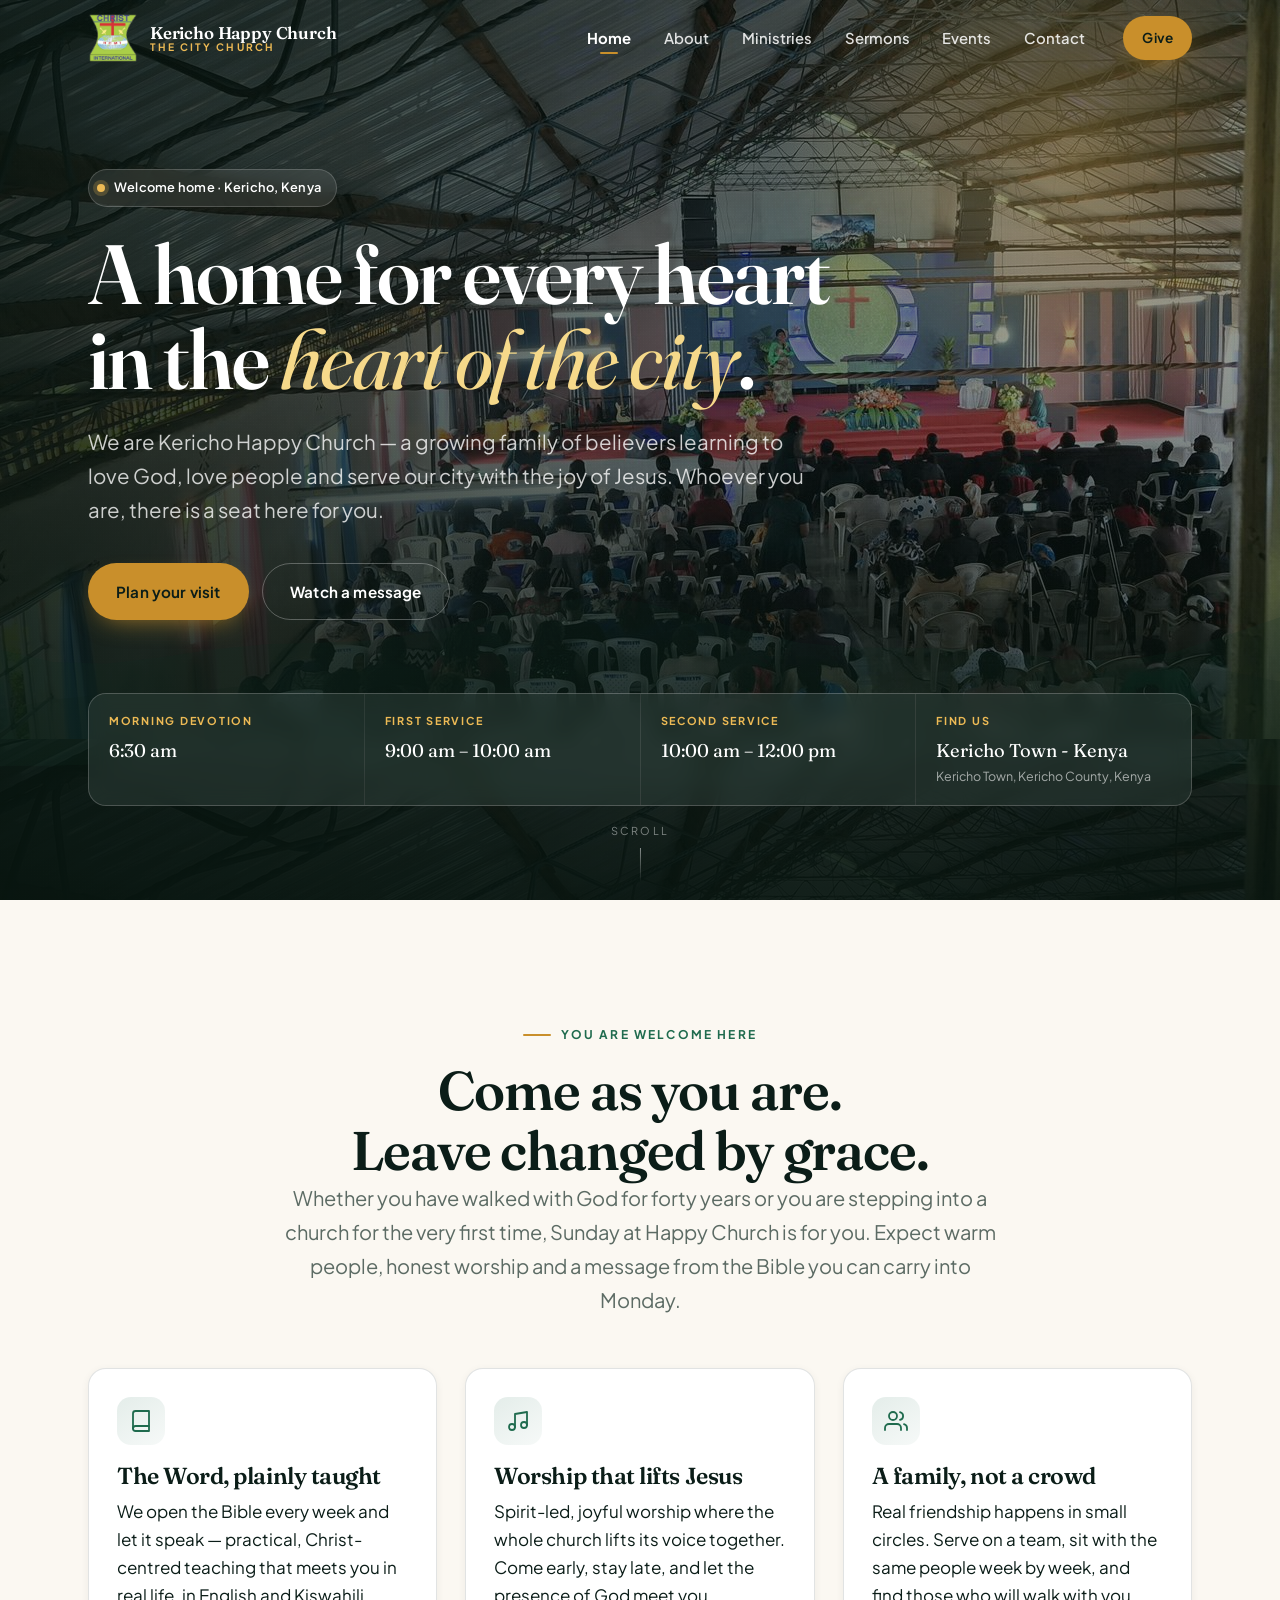
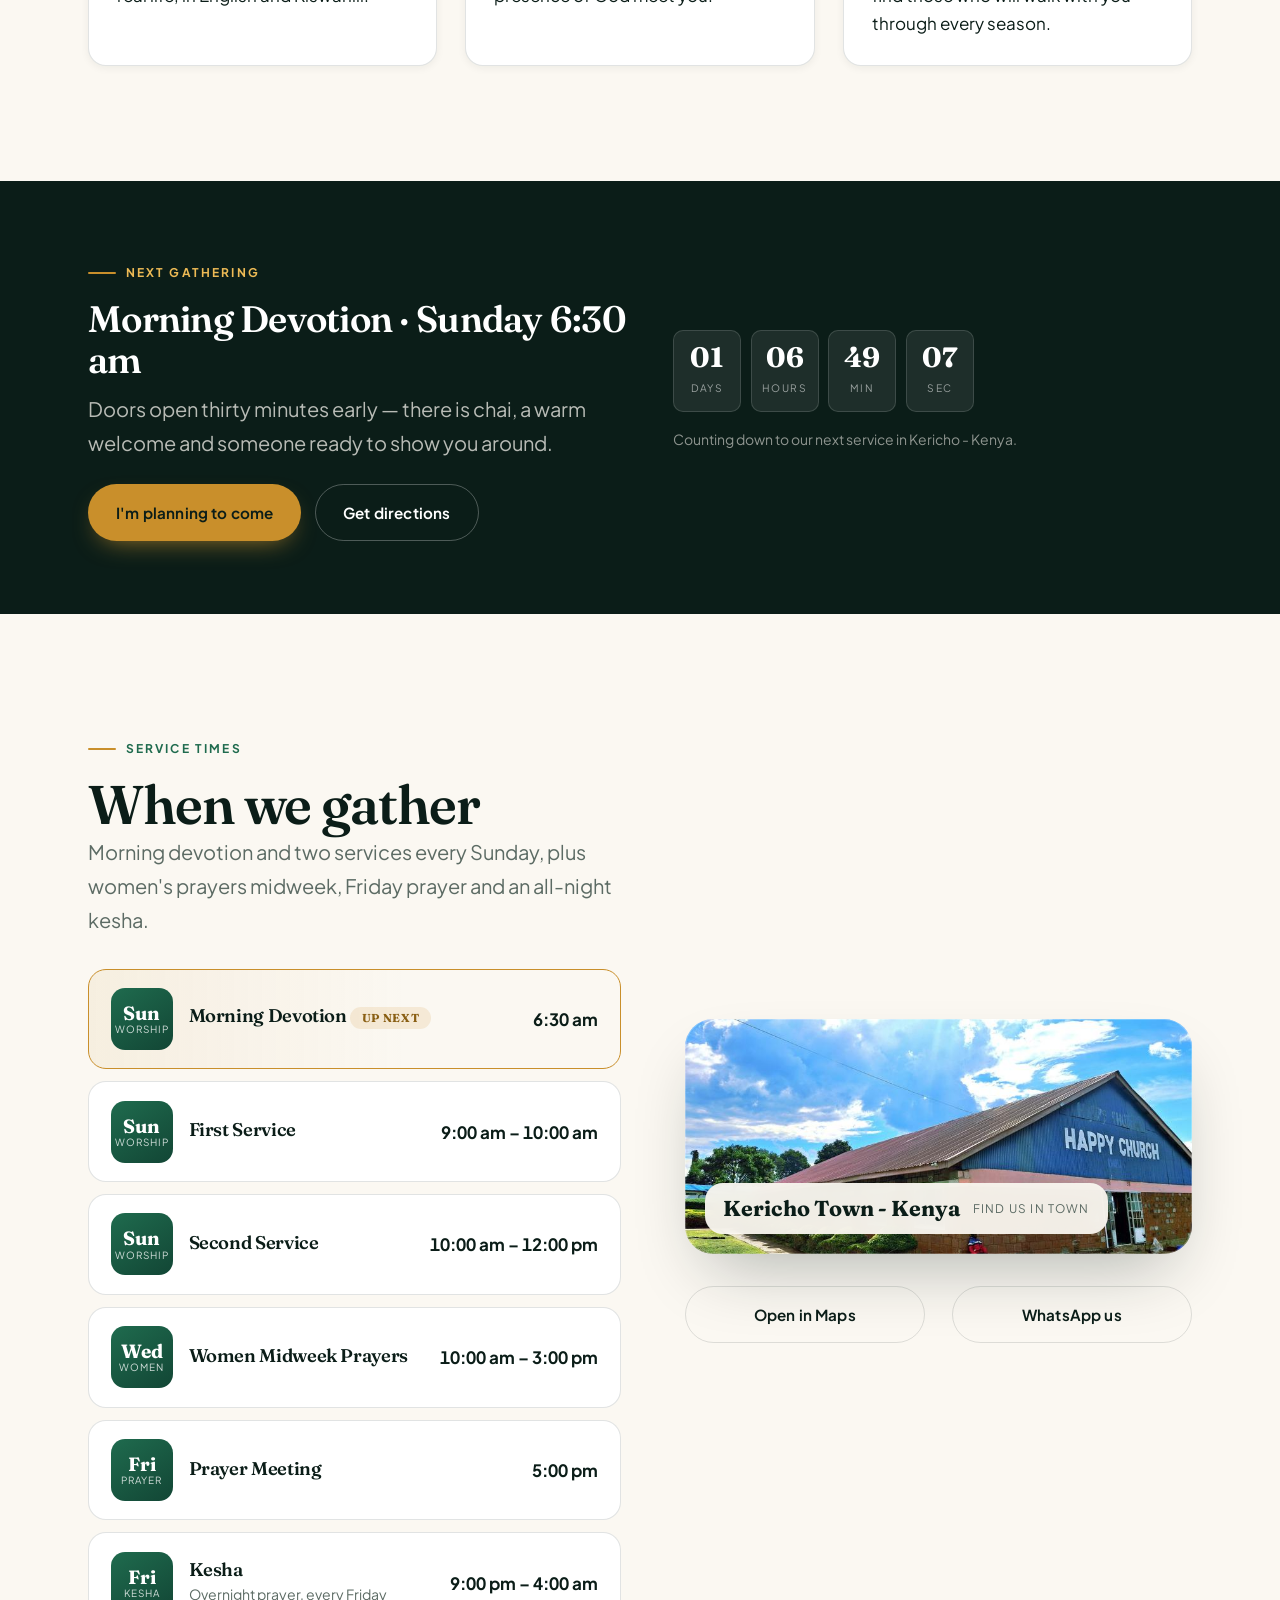
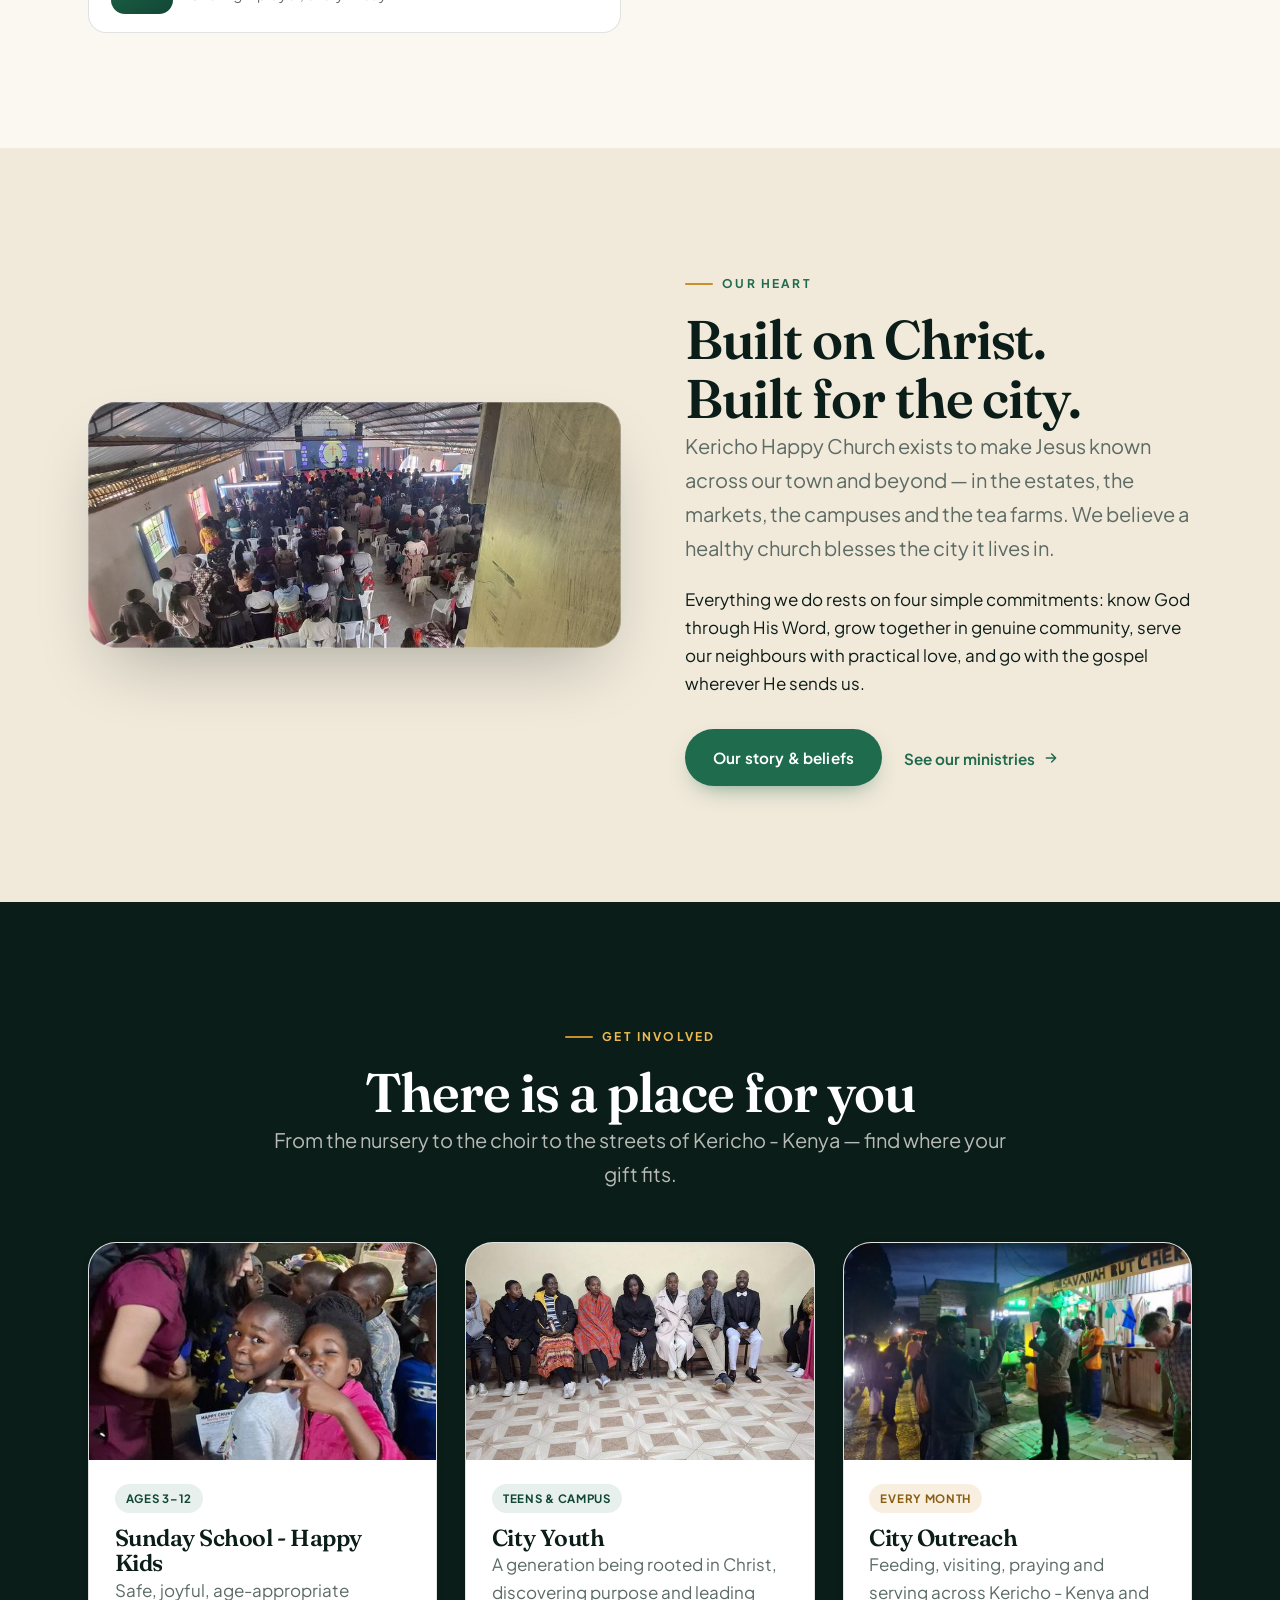
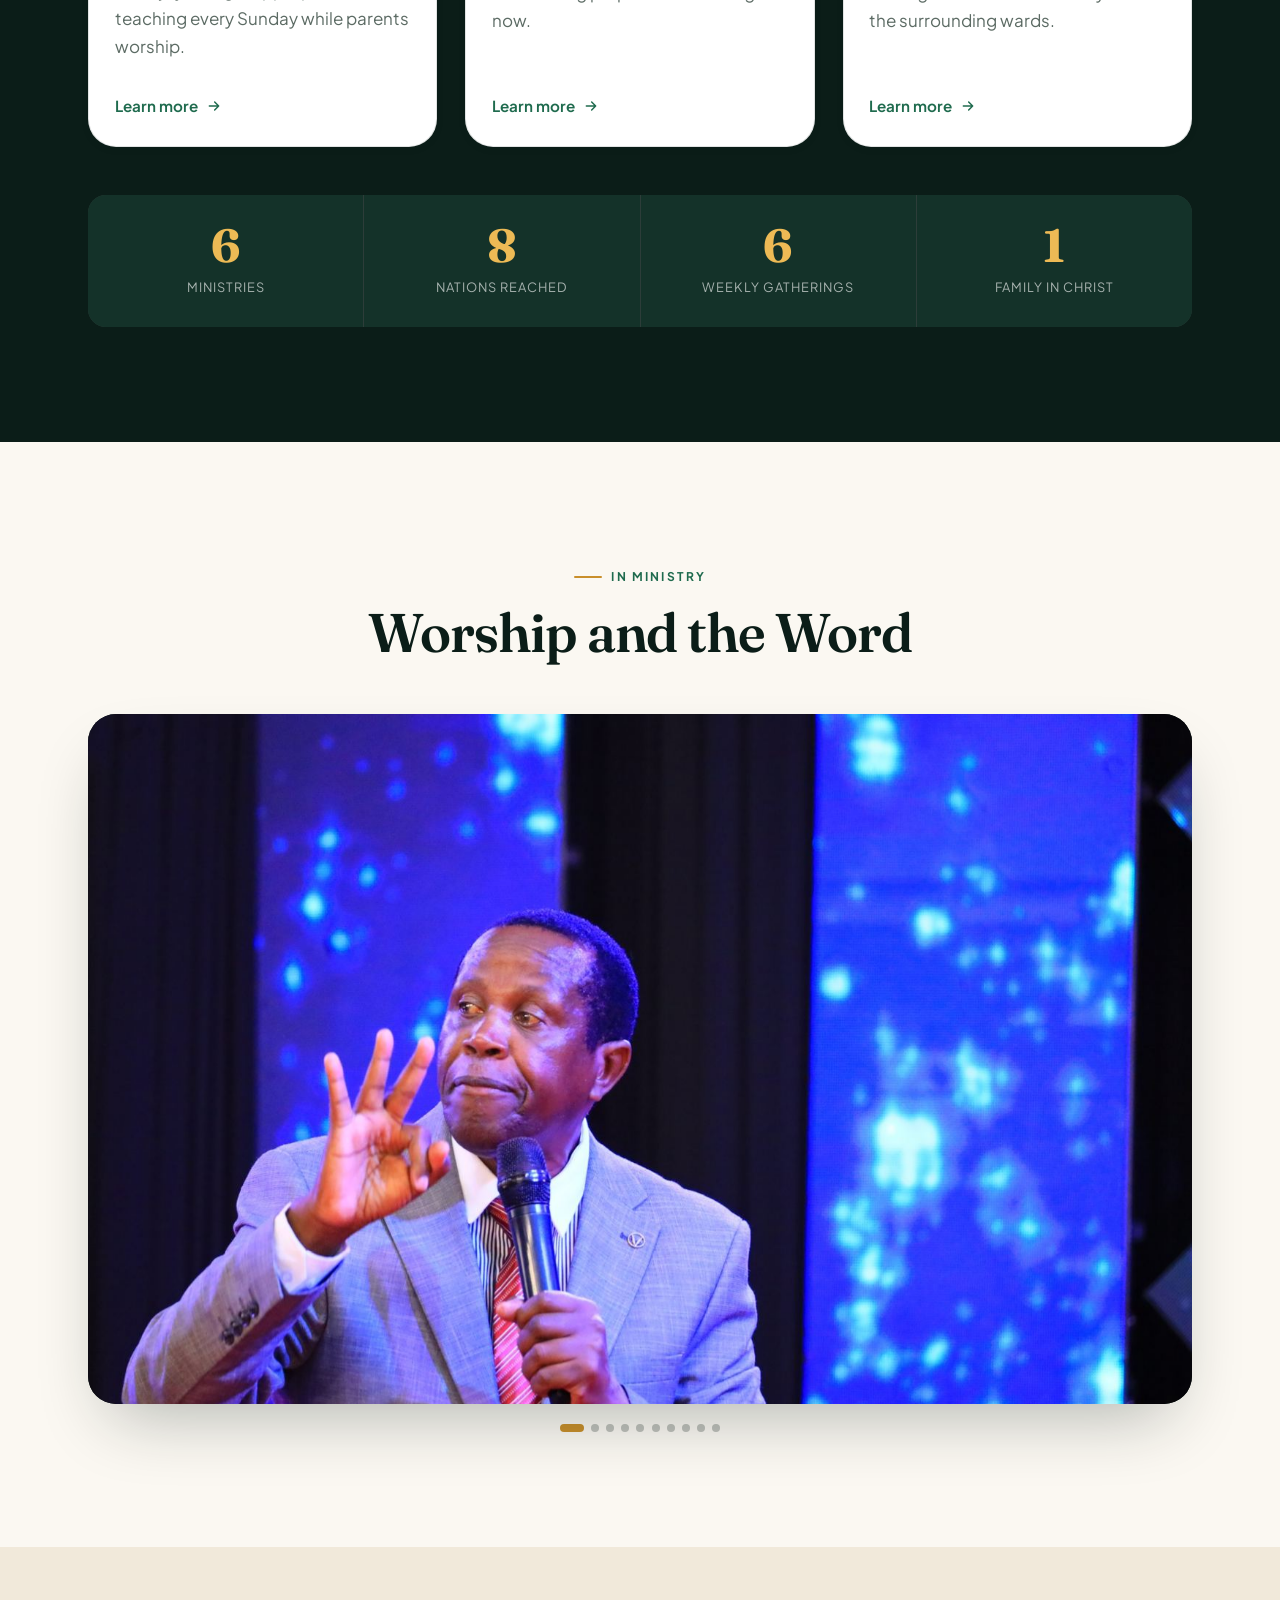
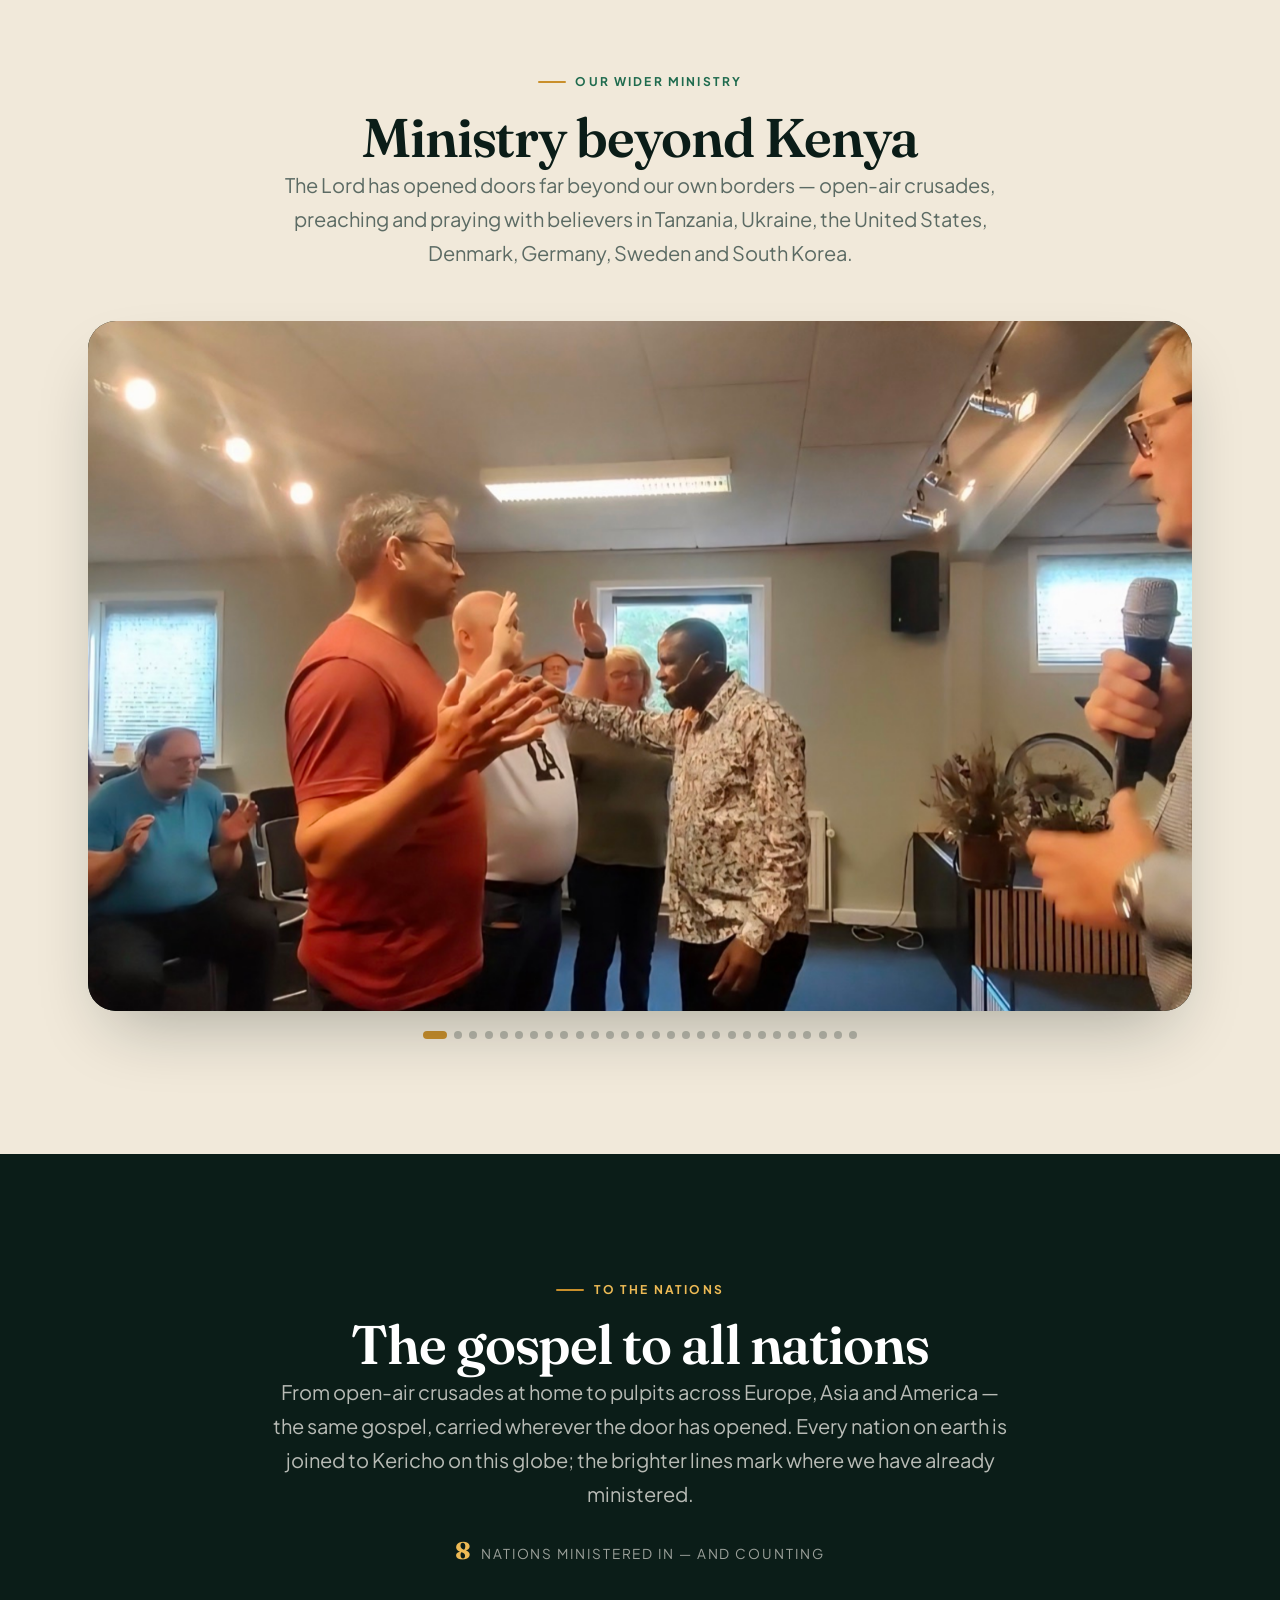
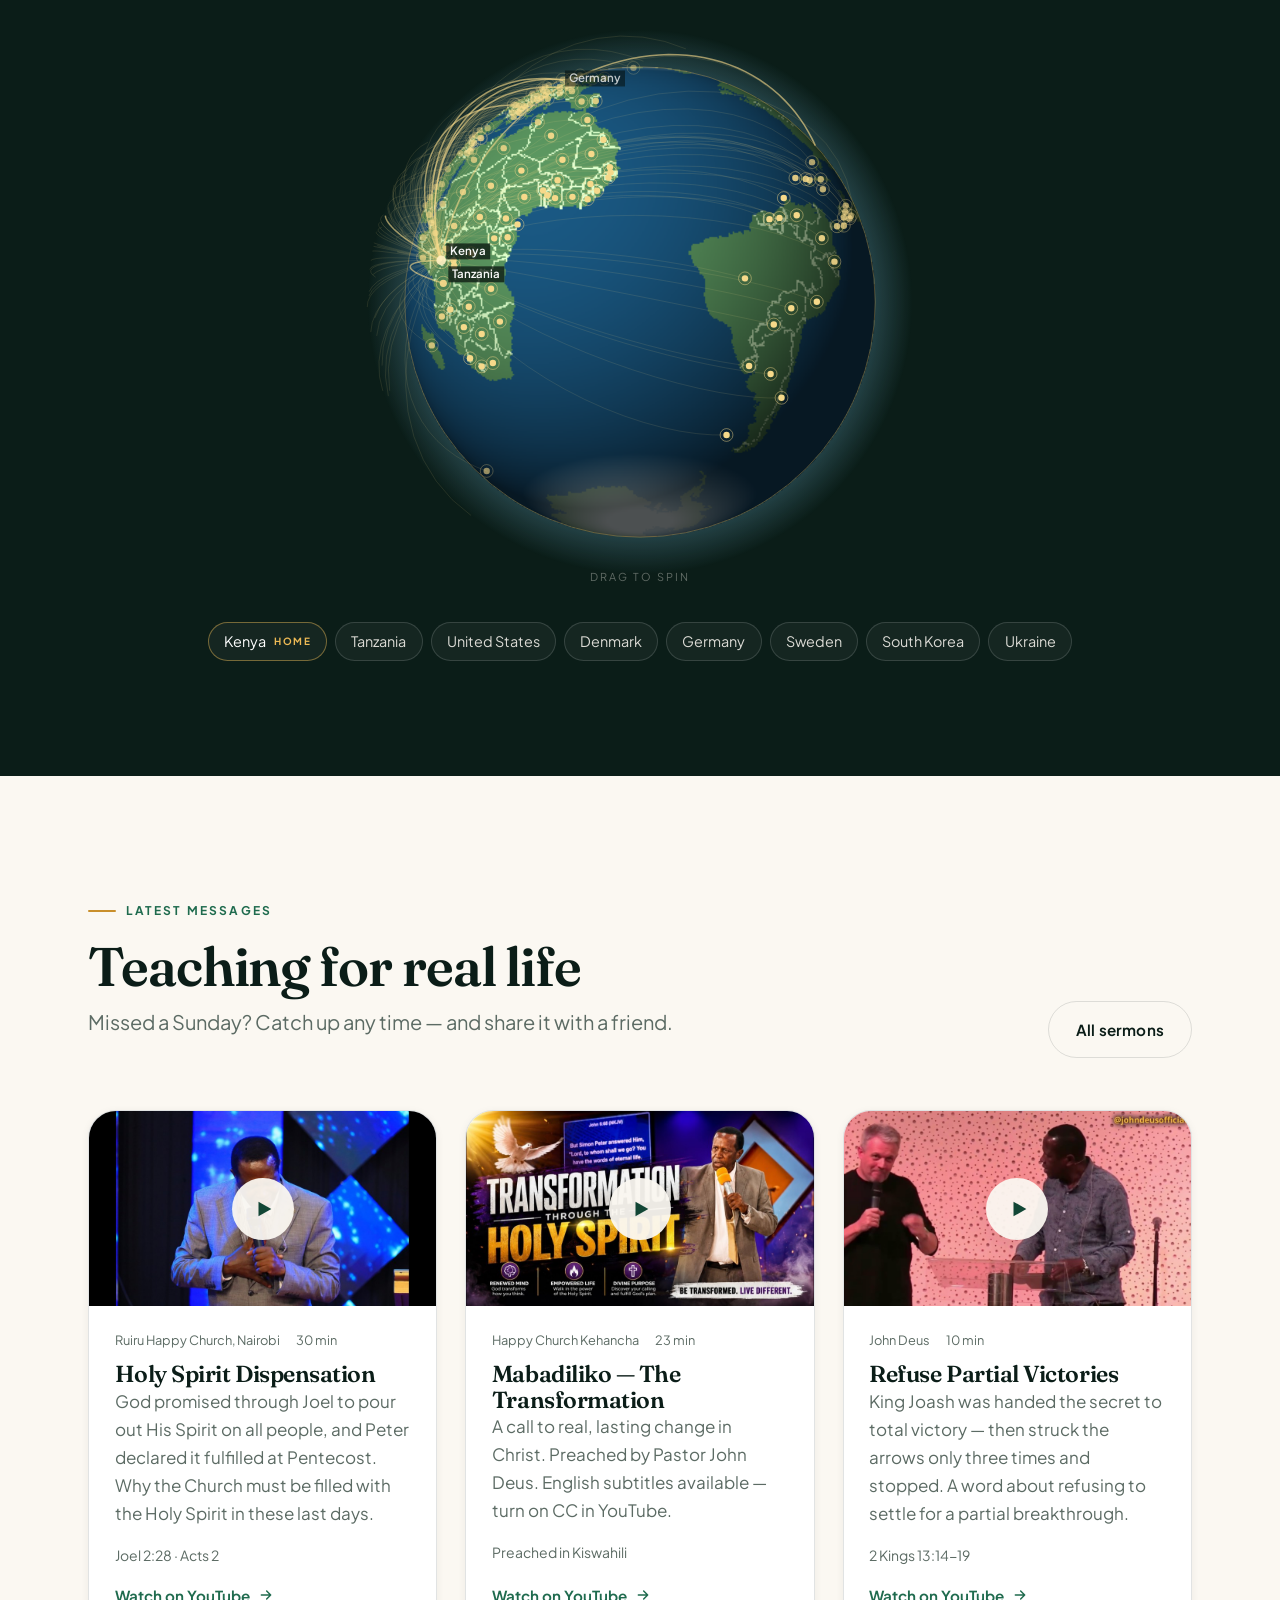
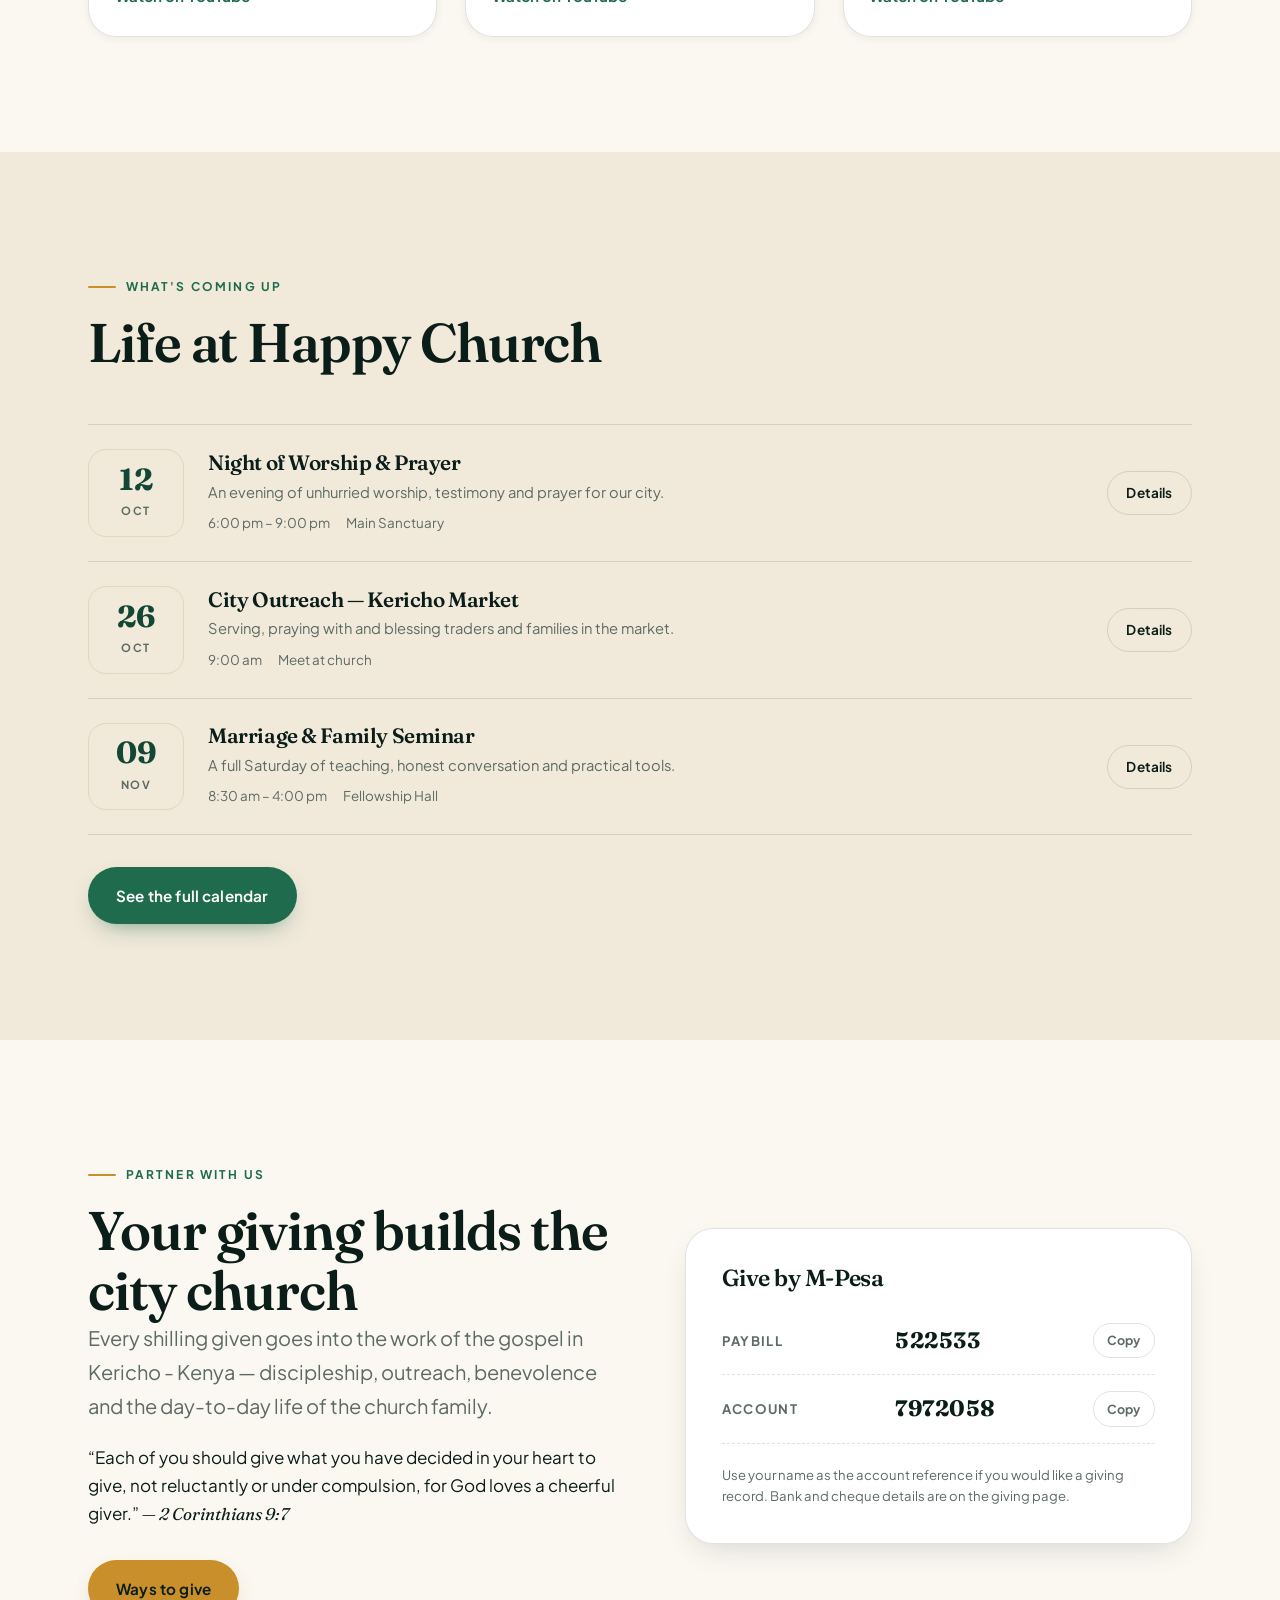
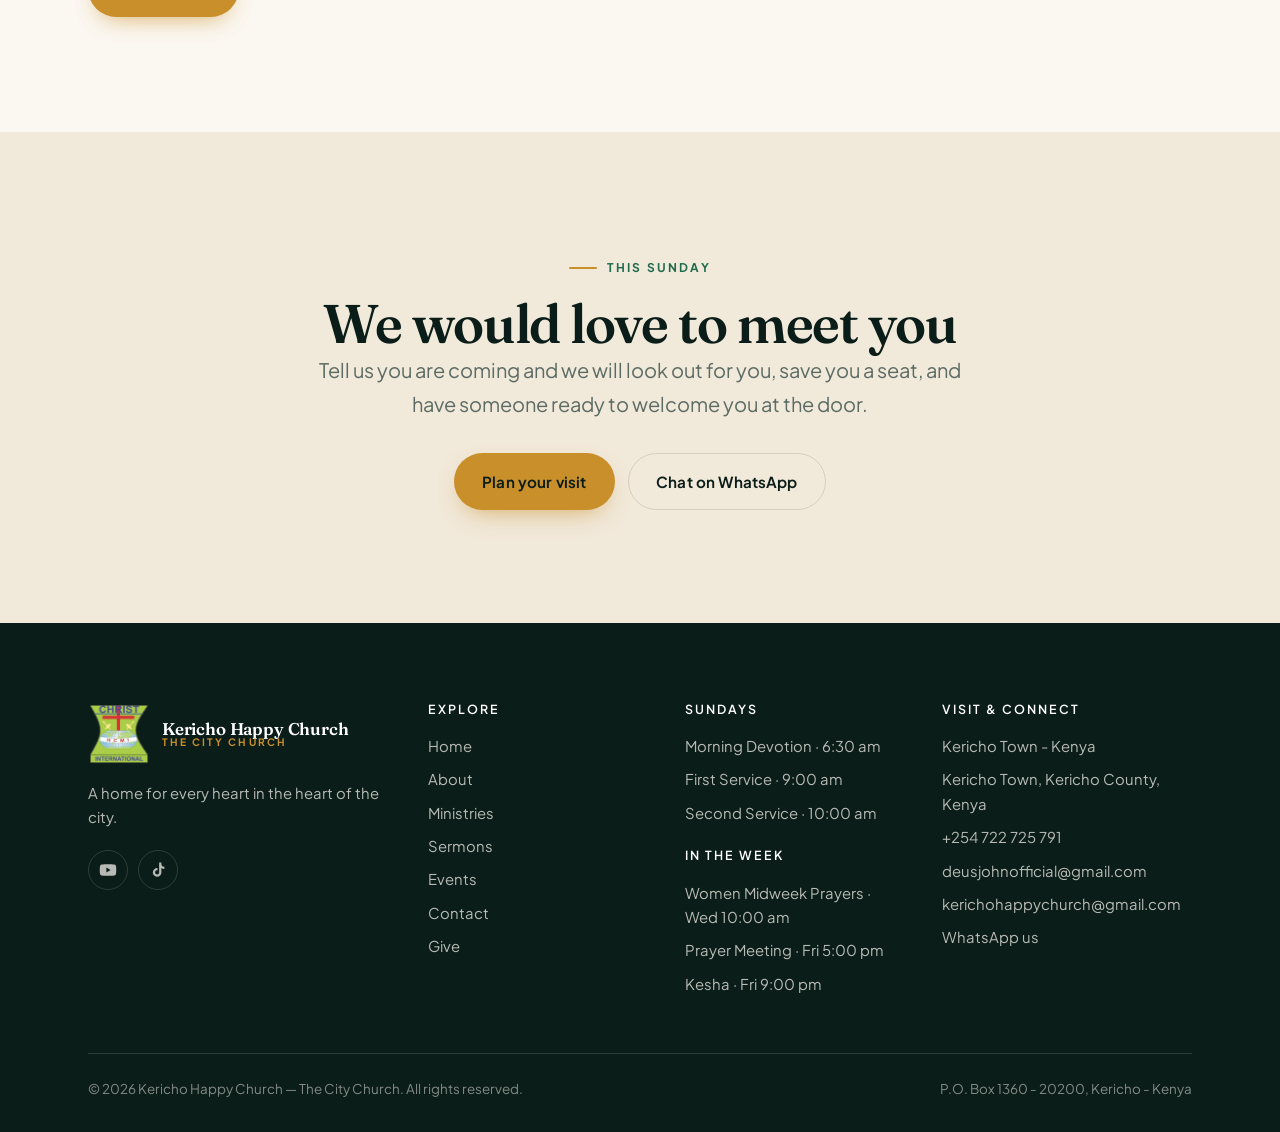
<file: index.html>
<!DOCTYPE html>
<html lang="en">
<head>
<meta charset="utf-8">
<meta name="viewport" content="width=device-width, initial-scale=1">
<title>Kericho Happy Church — The City Church</title>
<meta name="description" content="Kericho Happy Church, The City Church. A Christ-centred family in the heart of Kericho Town, Kenya. Join us Sundays for worship, the Word and community.">
<meta property="og:title" content="Kericho Happy Church — The City Church">
<meta property="og:description" content="A home for every heart in the heart of the city. Join us this Sunday in Kericho - Kenya.">
<meta property="og:type" content="website">
<link rel="icon" href="assets/img/brand/favicon.ico" sizes="any">
<link rel="icon" href="assets/img/brand/mark-64.png" type="image/png">
<link rel="apple-touch-icon" href="assets/img/brand/mark-180.png">
<link rel="preconnect" href="https://fonts.googleapis.com">
<link rel="preconnect" href="https://fonts.gstatic.com" crossorigin>
<link href="https://fonts.googleapis.com/css2?family=Fraunces:ital,opsz,wght@0,9..144,400..700;1,9..144,400..600&family=Plus+Jakarta+Sans:wght@400;500;600;700&display=swap" rel="stylesheet">
<link rel="stylesheet" href="assets/css/styles.css?v=202609231622">
</head>
<body>
<div data-header></div>

<main id="main">

  <!-- ============ HERO ============ -->
  <section class="hero">
    <div class="hero-bg" aria-hidden="true"></div>
    <div class="hero-glow" aria-hidden="true"></div>
    <img class="hero-hills" src="assets/img/hero-hills.svg" alt="" aria-hidden="true">
    <div class="wrap hero-inner">
      <span class="hero-badge"><span class="dot"></span> Welcome home &middot; Kericho, Kenya</span>
      <h1 class="h-hero">A home for every heart in the <em>heart of the city</em>.</h1>
      <p class="hero-sub">We are Kericho Happy Church &mdash; a growing family of believers learning to love God, love people and serve our city with the joy of Jesus. Whoever you are, there is a seat here for you.</p>
      <div class="btn-row">
        <a class="btn btn-gold" href="contact.html">Plan your visit</a>
        <a class="btn btn-ghost" href="sermons.html">Watch a message</a>
      </div>
      <dl class="hero-strip" data-hero-strip></dl>
    </div>
    <span class="scroll-cue" aria-hidden="true">Scroll<i></i></span>
  </section>

  <!-- ============ WELCOME ============ -->
  <section class="section">
    <div class="wrap">
      <div class="section-head center" data-reveal>
        <span class="eyebrow">You are welcome here</span>
        <h2 class="h-1">Come as you are.<br>Leave changed by grace.</h2>
        <p class="lead">Whether you have walked with God for forty years or you are stepping into a church for the very first time, Sunday at Happy Church is for you. Expect warm people, honest worship and a message from the Bible you can carry into Monday.</p>
      </div>

      <div class="grid g-3">
        <article class="card" data-reveal data-delay="1">
          <div class="card-icon" aria-hidden="true"><svg viewBox="0 0 24 24" fill="none" stroke="currentColor" stroke-width="1.8" stroke-linecap="round" stroke-linejoin="round"><path d="M4 19.5A2.5 2.5 0 016.5 17H20"/><path d="M6.5 2H20v20H6.5A2.5 2.5 0 014 19.5v-15A2.5 2.5 0 016.5 2z"/></svg></div>
          <h3 class="h-3">The Word, plainly taught</h3>
          <p>We open the Bible every week and let it speak &mdash; practical, Christ-centred teaching that meets you in real life, in English and Kiswahili.</p>
        </article>
        <article class="card" data-reveal data-delay="2">
          <div class="card-icon" aria-hidden="true"><svg viewBox="0 0 24 24" fill="none" stroke="currentColor" stroke-width="1.8" stroke-linecap="round" stroke-linejoin="round"><path d="M9 18V5l12-2v13"/><circle cx="6" cy="18" r="3"/><circle cx="18" cy="16" r="3"/></svg></div>
          <h3 class="h-3">Worship that lifts Jesus</h3>
          <p>Spirit-led, joyful worship where the whole church lifts its voice together. Come early, stay late, and let the presence of God meet you.</p>
        </article>
        <article class="card" data-reveal data-delay="3">
          <div class="card-icon" aria-hidden="true"><svg viewBox="0 0 24 24" fill="none" stroke="currentColor" stroke-width="1.8" stroke-linecap="round" stroke-linejoin="round"><path d="M17 21v-2a4 4 0 00-4-4H5a4 4 0 00-4 4v2"/><circle cx="9" cy="7" r="4"/><path d="M23 21v-2a4 4 0 00-3-3.9M16 3.1a4 4 0 010 7.8"/></svg></div>
          <h3 class="h-3">A family, not a crowd</h3>
          <p>Real friendship happens in small circles. Serve on a team, sit with the same people week by week, and find those who will walk with you through every season.</p>
        </article>
      </div>
    </div>
  </section>

  <!-- ============ COUNTDOWN BAND ============ -->
  <section class="section tint-dark" style="padding-block:clamp(3rem,6vw,4.5rem)">
    <div class="wrap">
      <div class="split" style="align-items:center;gap:2.5rem">
        <div data-reveal>
          <span class="eyebrow">Next gathering</span>
          <h2 class="h-2" data-next-service>Next service</h2>
          <p class="lead" style="margin-top:.75rem">Doors open thirty minutes early &mdash; there is chai, a warm welcome and someone ready to show you around.</p>
          <div class="btn-row" style="margin-top:1.5rem">
            <a class="btn btn-gold" href="contact.html">I'm planning to come</a>
            <a class="btn btn-ghost" data-href="directions" href="#" target="_blank" rel="noopener">Get directions</a>
          </div>
        </div>
        <div data-reveal data-delay="2">
          <div class="countdown" data-countdown aria-live="off"></div>
          <p class="small" style="margin-top:1rem;color:rgba(251,248,242,.55)">Counting down to our next service in Kericho - Kenya.</p>
        </div>
      </div>
    </div>
  </section>

  <!-- ============ TIMES + LOCATION ============ -->
  <section class="section">
    <div class="wrap">
      <div class="split">
        <div data-reveal>
          <span class="eyebrow">Service times</span>
          <h2 class="h-1">When we gather</h2>
          <p class="lead">Morning devotion and two services every Sunday, plus women's prayers midweek, Friday prayer and an all-night kesha.</p>
          <div class="times mt-2" data-services></div>
        </div>
        <div data-reveal data-delay="2">
          <div class="media-frame">
            <img src="assets/img/art-welcome.svg" data-photo="welcome" alt="Illustration of the Kericho tea hills at sunrise">
            <div class="media-badge">
              <strong data-text="contact.addressLine2">Kericho</strong>
              <span>Find us in town</span>
            </div>
          </div>
          <div class="grid g-2 mt-2">
            <a class="btn btn-ghost" data-href="map" href="#" target="_blank" rel="noopener">Open in Maps</a>
            <a class="btn btn-ghost" data-href="whatsapp" href="#" target="_blank" rel="noopener">WhatsApp us</a>
          </div>
        </div>
      </div>
    </div>
  </section>

  <!-- ============ ABOUT PREVIEW ============ -->
  <section class="section tint-sand">
    <div class="wrap">
      <div class="split reverse">
        <div data-reveal>
          <span class="eyebrow">Our heart</span>
          <h2 class="h-1">Built on Christ.<br>Built for the city.</h2>
          <p class="lead">Kericho Happy Church exists to make Jesus known across our town and beyond &mdash; in the estates, the markets, the campuses and the tea farms. We believe a healthy church blesses the city it lives in.</p>
          <p>Everything we do rests on four simple commitments: know God through His Word, grow together in genuine community, serve our neighbours with practical love, and go with the gospel wherever He sends us.</p>
          <div class="btn-row mt-2">
            <a class="btn" href="about.html">Our story &amp; beliefs</a>
            <a class="link-arrow" href="ministries.html" style="align-self:center;padding-left:.5rem">See our ministries <svg width="16" height="16" viewBox="0 0 24 24" fill="none" stroke="currentColor" stroke-width="2.2" stroke-linecap="round" stroke-linejoin="round"><path d="M5 12h14M13 6l6 6-6 6"/></svg></a>
          </div>
        </div>
        <div data-reveal data-delay="2">
          <div class="media-frame"><img src="assets/img/art-community.svg" data-photo="story" alt="Illustration representing the church community in Kericho - Kenya"></div>
        </div>
      </div>
    </div>
  </section>

  <!-- ============ MINISTRIES ============ -->
  <section class="section tint-dark">
    <div class="wrap">
      <div class="section-head center" data-reveal>
        <span class="eyebrow">Get involved</span>
        <h2 class="h-1">There is a place for you</h2>
        <p class="lead">From the nursery to the choir to the streets of Kericho - Kenya &mdash; find where your gift fits.</p>
      </div>
      <div class="grid g-3">
        <a class="feature" href="ministries.html" data-reveal data-delay="1">
          <div class="feature-art"><img src="assets/img/art-kids.svg" data-photo="kids" alt=""></div>
          <div class="feature-body"><span class="tag">Ages 3&ndash;12</span><h3 class="h-3" style="margin-top:.75rem">Sunday School - Happy Kids</h3><p style="color:var(--muted)">Safe, joyful, age-appropriate teaching every Sunday while parents worship.</p><span class="link-arrow">Learn more <svg width="16" height="16" viewBox="0 0 24 24" fill="none" stroke="currentColor" stroke-width="2.2" stroke-linecap="round" stroke-linejoin="round"><path d="M5 12h14M13 6l6 6-6 6"/></svg></span></div>
        </a>
        <a class="feature" href="ministries.html" data-reveal data-delay="2">
          <div class="feature-art"><img src="assets/img/art-youth.svg" data-photo="youth" alt=""></div>
          <div class="feature-body"><span class="tag">Teens &amp; campus</span><h3 class="h-3" style="margin-top:.75rem">City Youth</h3><p style="color:var(--muted)">A generation being rooted in Christ, discovering purpose and leading now.</p><span class="link-arrow">Learn more <svg width="16" height="16" viewBox="0 0 24 24" fill="none" stroke="currentColor" stroke-width="2.2" stroke-linecap="round" stroke-linejoin="round"><path d="M5 12h14M13 6l6 6-6 6"/></svg></span></div>
        </a>
        <a class="feature" href="ministries.html" data-reveal data-delay="3">
          <div class="feature-art"><img src="assets/img/art-outreach.svg" data-photo="outreach" alt=""></div>
          <div class="feature-body"><span class="tag gold">Every month</span><h3 class="h-3" style="margin-top:.75rem">City Outreach</h3><p style="color:var(--muted)">Feeding, visiting, praying and serving across Kericho - Kenya and the surrounding wards.</p><span class="link-arrow">Learn more <svg width="16" height="16" viewBox="0 0 24 24" fill="none" stroke="currentColor" stroke-width="2.2" stroke-linecap="round" stroke-linejoin="round"><path d="M5 12h14M13 6l6 6-6 6"/></svg></span></div>
        </a>
      </div>
      <div class="stats mt-2" data-reveal style="margin-top:clamp(2rem,4vw,3rem)">
        <div><strong>6</strong><span>Ministries</span></div>
        <div><strong>8</strong><span>Nations reached</span></div>
        <div><strong>6</strong><span>Weekly gatherings</span></div>
        <div><strong>1</strong><span>Family in Christ</span></div>
      </div>
    </div>
  </section>

  <!-- ============ SUNDAYS ============ -->
  <section class="section">
    <div class="wrap">
      <div class="section-head center" data-gallery-head="sundays" data-reveal></div>
      <div class="show" data-gallery="sundays" data-reveal></div>
    </div>
  </section>

  <!-- ============ GALLERY ============ -->
  <section class="section tint-sand">
    <div class="wrap">
      <div class="section-head center" data-gallery-head="abroad" data-reveal></div>
      <div class="show" data-gallery="abroad" data-reveal></div>
    </div>
  </section>

  <!-- ============ NATIONS ============ -->
  <section class="section tint-dark">
    <div class="wrap">
      <div class="section-head center" data-nations-head data-reveal></div>
      <div class="globe-wrap" data-reveal>
        <canvas class="globe" data-globe aria-hidden="true"></canvas>
        <p class="globe-hint">Drag to spin</p>
      </div>
      <ul class="nation-list" data-nations aria-label="Countries the ministry has preached in"></ul>
    </div>
  </section>

  <!-- ============ SERMONS ============ -->
  <section class="section">
    <div class="wrap">
      <div class="section-head" data-reveal style="display:flex;justify-content:space-between;align-items:flex-end;gap:2rem;max-width:none;flex-wrap:wrap">
        <div style="max-width:52ch">
          <span class="eyebrow">Latest messages</span>
          <h2 class="h-1">Teaching for real life</h2>
          <p class="lead" style="margin-top:.5rem">Missed a Sunday? Catch up any time &mdash; and share it with a friend.</p>
        </div>
        <a class="btn btn-ghost" href="sermons.html">All sermons</a>
      </div>
      <div class="grid g-3" data-sermons="3"></div>
    </div>
  </section>

  <!-- ============ EVENTS ============ -->
  <section class="section tint-sand">
    <div class="wrap">
      <div class="section-head" data-reveal>
        <span class="eyebrow">What's coming up</span>
        <h2 class="h-1">Life at Happy Church</h2>
      </div>
      <div data-reveal>
        <article class="event">
          <div class="event-date"><b>12</b><span>Oct</span></div>
          <div class="event-body">
            <h3>Night of Worship &amp; Prayer</h3>
            <p>An evening of unhurried worship, testimony and prayer for our city.</p>
            <div class="event-meta"><span>6:00 pm &ndash; 9:00 pm</span><span>Main Sanctuary</span></div>
          </div>
          <a class="btn btn-ghost btn-sm" href="events.html">Details</a>
        </article>
        <article class="event">
          <div class="event-date"><b>26</b><span>Oct</span></div>
          <div class="event-body">
            <h3>City Outreach &mdash; Kericho Market</h3>
            <p>Serving, praying with and blessing traders and families in the market.</p>
            <div class="event-meta"><span>9:00 am</span><span>Meet at church</span></div>
          </div>
          <a class="btn btn-ghost btn-sm" href="events.html">Details</a>
        </article>
        <article class="event">
          <div class="event-date"><b>09</b><span>Nov</span></div>
          <div class="event-body">
            <h3>Marriage &amp; Family Seminar</h3>
            <p>A full Saturday of teaching, honest conversation and practical tools.</p>
            <div class="event-meta"><span>8:30 am &ndash; 4:00 pm</span><span>Fellowship Hall</span></div>
          </div>
          <a class="btn btn-ghost btn-sm" href="events.html">Details</a>
        </article>
      </div>
      <div class="mt-2"><a class="btn" href="events.html">See the full calendar</a></div>
    </div>
  </section>

  <!-- ============ GIVING ============ -->
  <section class="section">
    <div class="wrap">
      <div class="split">
        <div data-reveal>
          <span class="eyebrow">Partner with us</span>
          <h2 class="h-1">Your giving builds the city church</h2>
          <p class="lead">Every shilling given goes into the work of the gospel in Kericho - Kenya &mdash; discipleship, outreach, benevolence and the day-to-day life of the church family.</p>
          <p>&ldquo;Each of you should give what you have decided in your heart to give, not reluctantly or under compulsion, for God loves a cheerful giver.&rdquo; <span class="serif-i">&mdash; 2 Corinthians 9:7</span></p>
          <div class="btn-row mt-2"><a class="btn btn-gold" href="give.html">Ways to give</a></div>
        </div>
        <div class="give-card" data-reveal data-delay="2">
          <h3 class="h-3" style="margin-bottom:1rem">Give by M-Pesa</h3>
          <div class="pay-row"><span>Paybill</span><strong data-text="giving.paybill">000000</strong><button class="copy-btn" data-copy-key="giving.paybill">Copy</button></div>
          <div class="pay-row"><span>Account</span><strong data-text="giving.account">TITHE</strong><button class="copy-btn" data-copy-key="giving.account">Copy</button></div>
          <p class="form-note" style="margin-top:1.25rem;margin-bottom:0">Use your name as the account reference if you would like a giving record. Bank and cheque details are on the giving page.</p>
        </div>
      </div>
    </div>
  </section>

  <!-- ============ FINAL CTA ============ -->
  <section class="section tint-sand" style="padding-bottom:clamp(4rem,9vw,7rem)">
    <div class="wrap wrap-narrow center" data-reveal>
      <span class="eyebrow" style="justify-content:center">This Sunday</span>
      <h2 class="h-1">We would love to meet you</h2>
      <p class="lead">Tell us you are coming and we will look out for you, save you a seat, and have someone ready to welcome you at the door.</p>
      <div class="btn-row" style="justify-content:center;margin-top:2rem">
        <a class="btn btn-gold" href="contact.html">Plan your visit</a>
        <a class="btn btn-ghost" data-href="whatsapp" href="#" target="_blank" rel="noopener">Chat on WhatsApp</a>
      </div>
    </div>
  </section>

</main>

<div data-footer></div>
<script src="assets/js/globe-data.js?v=202609231622"></script>
<script src="assets/js/site.config.js?v=202609231622"></script>
<script src="assets/js/site.js?v=202609231622"></script>
</body>
</html>
</file>
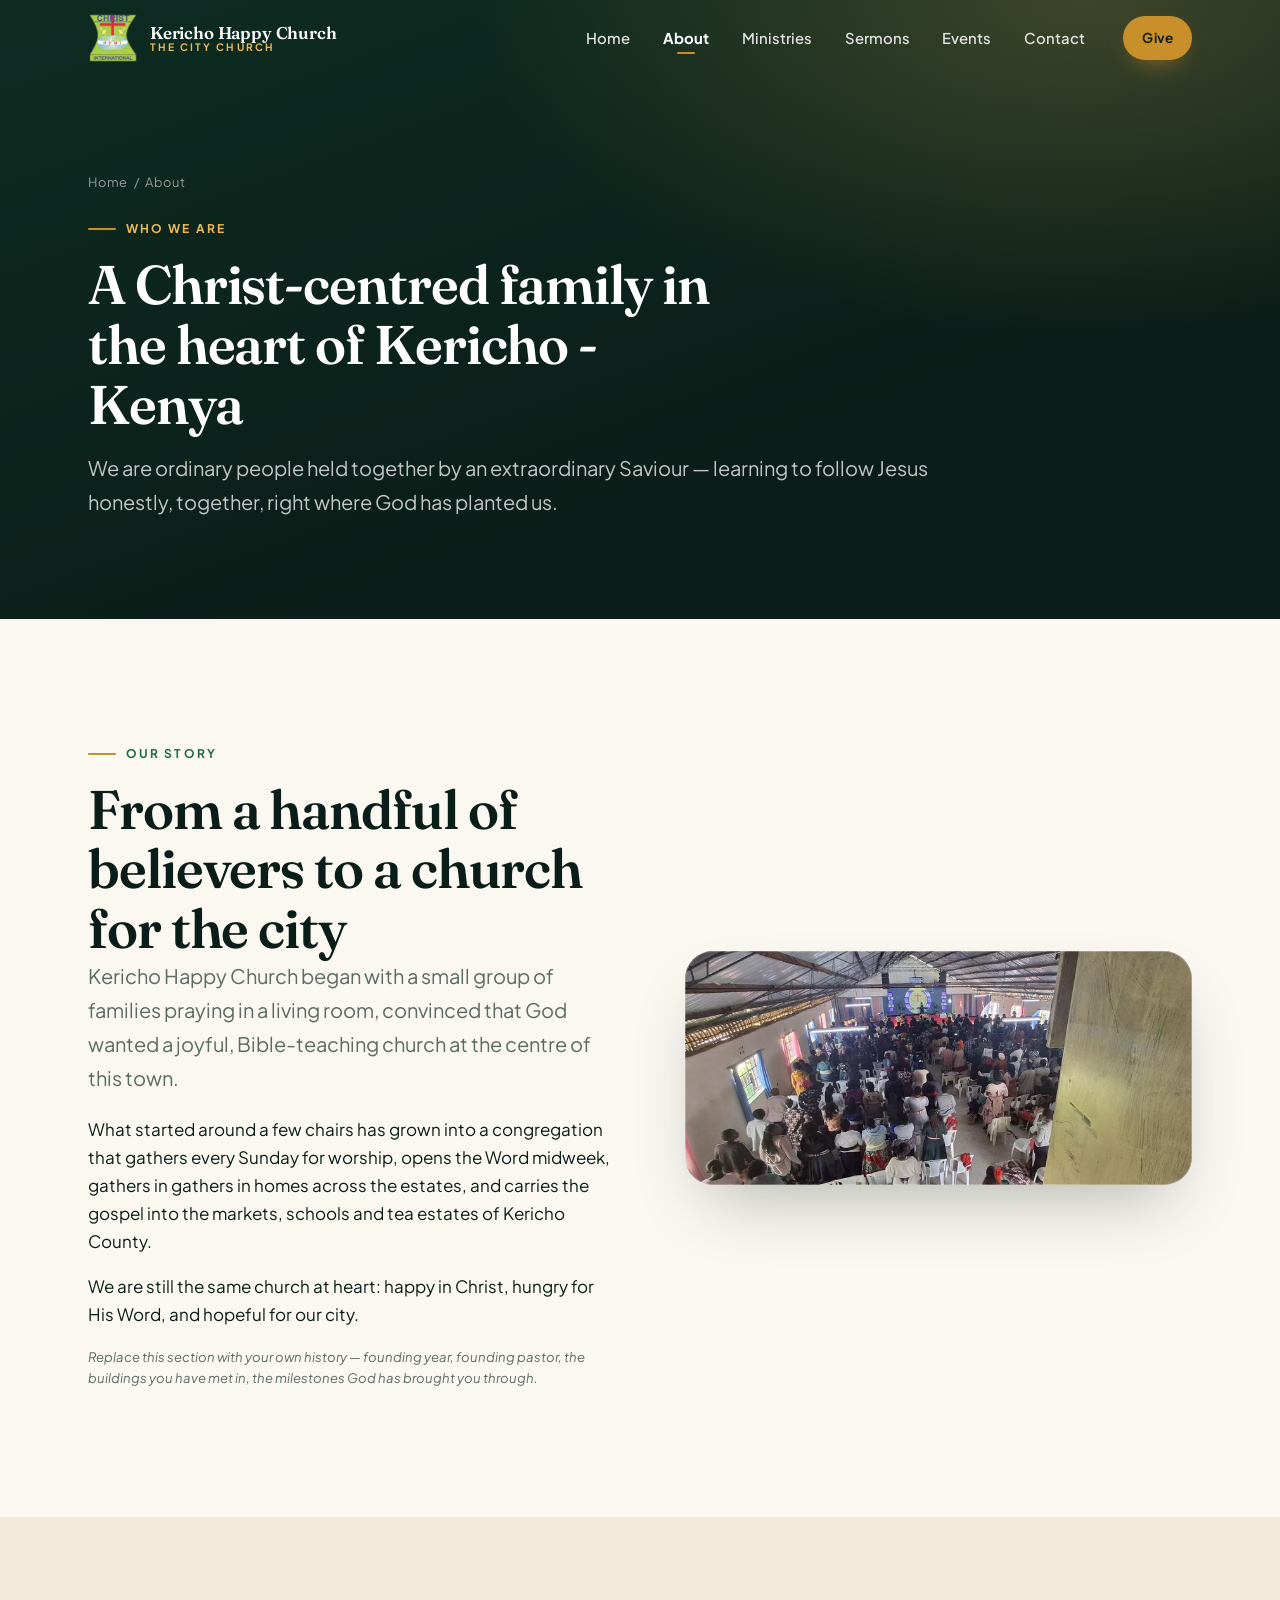
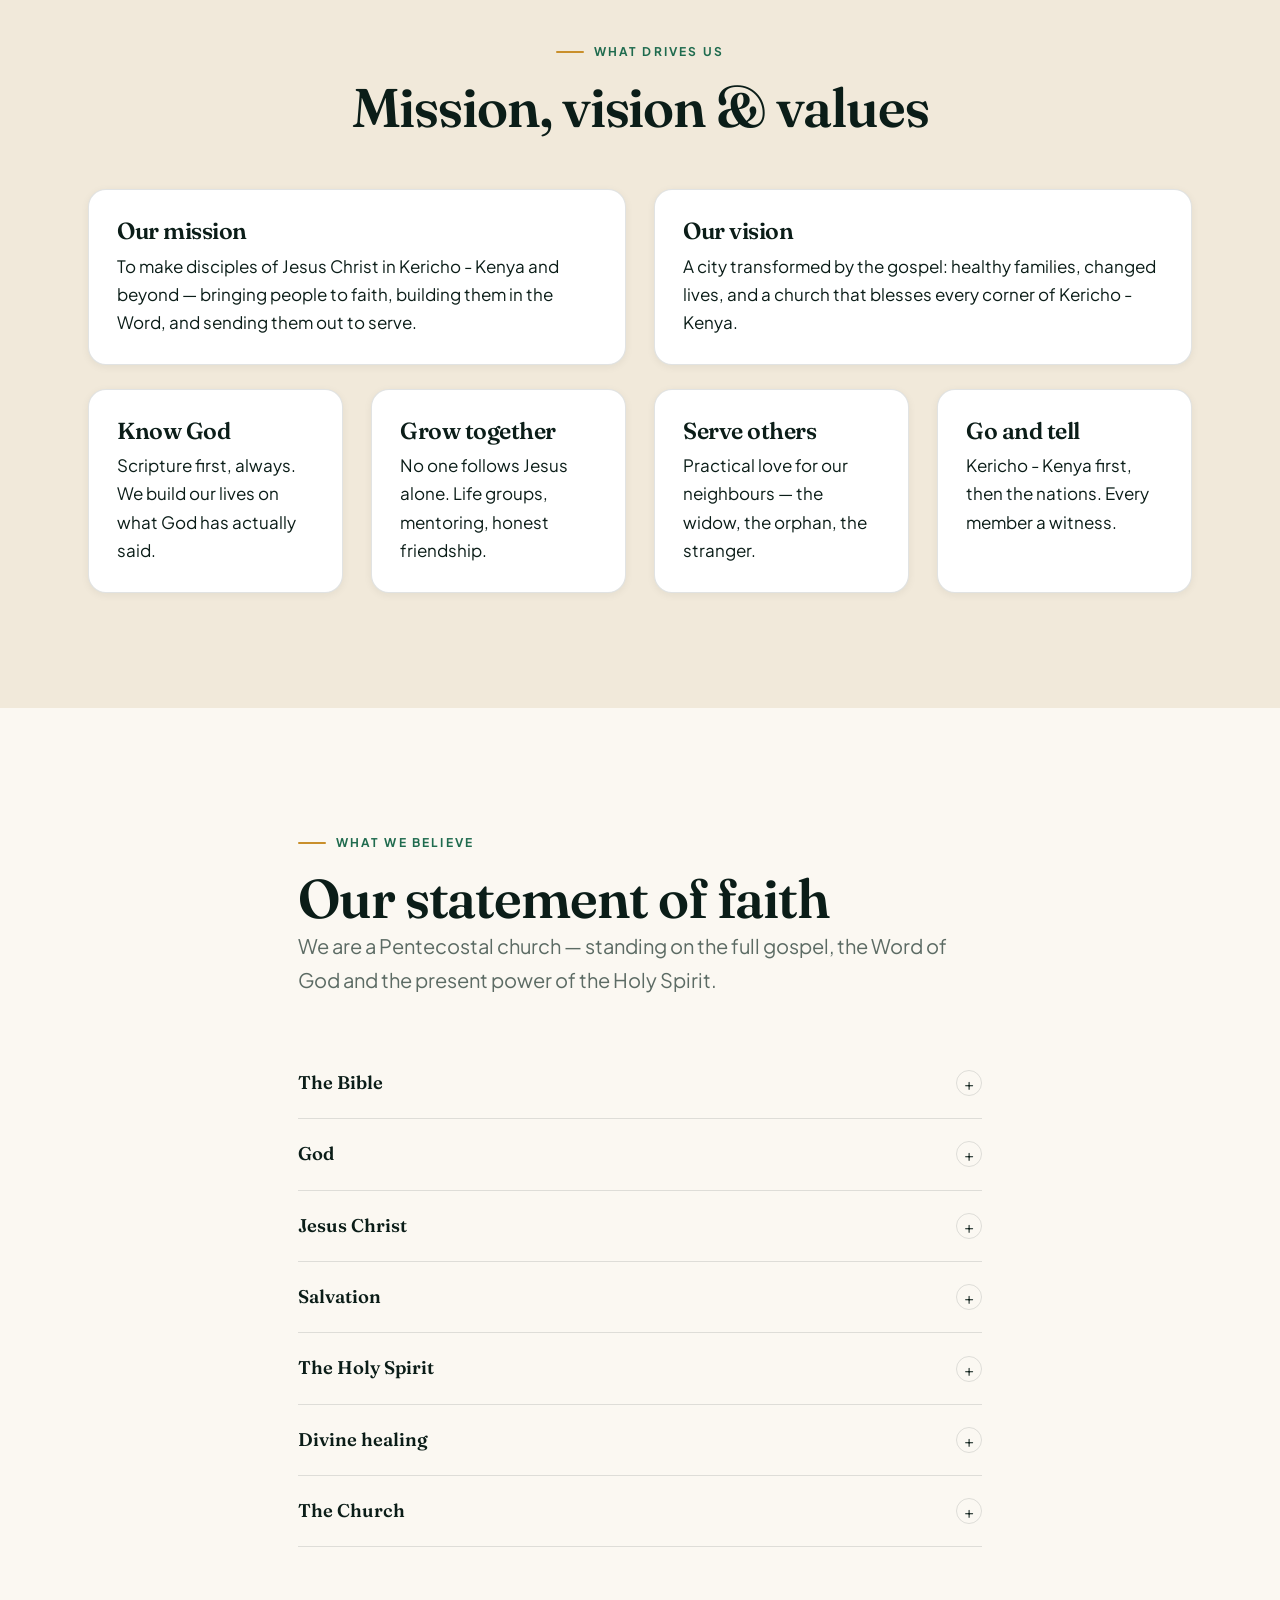
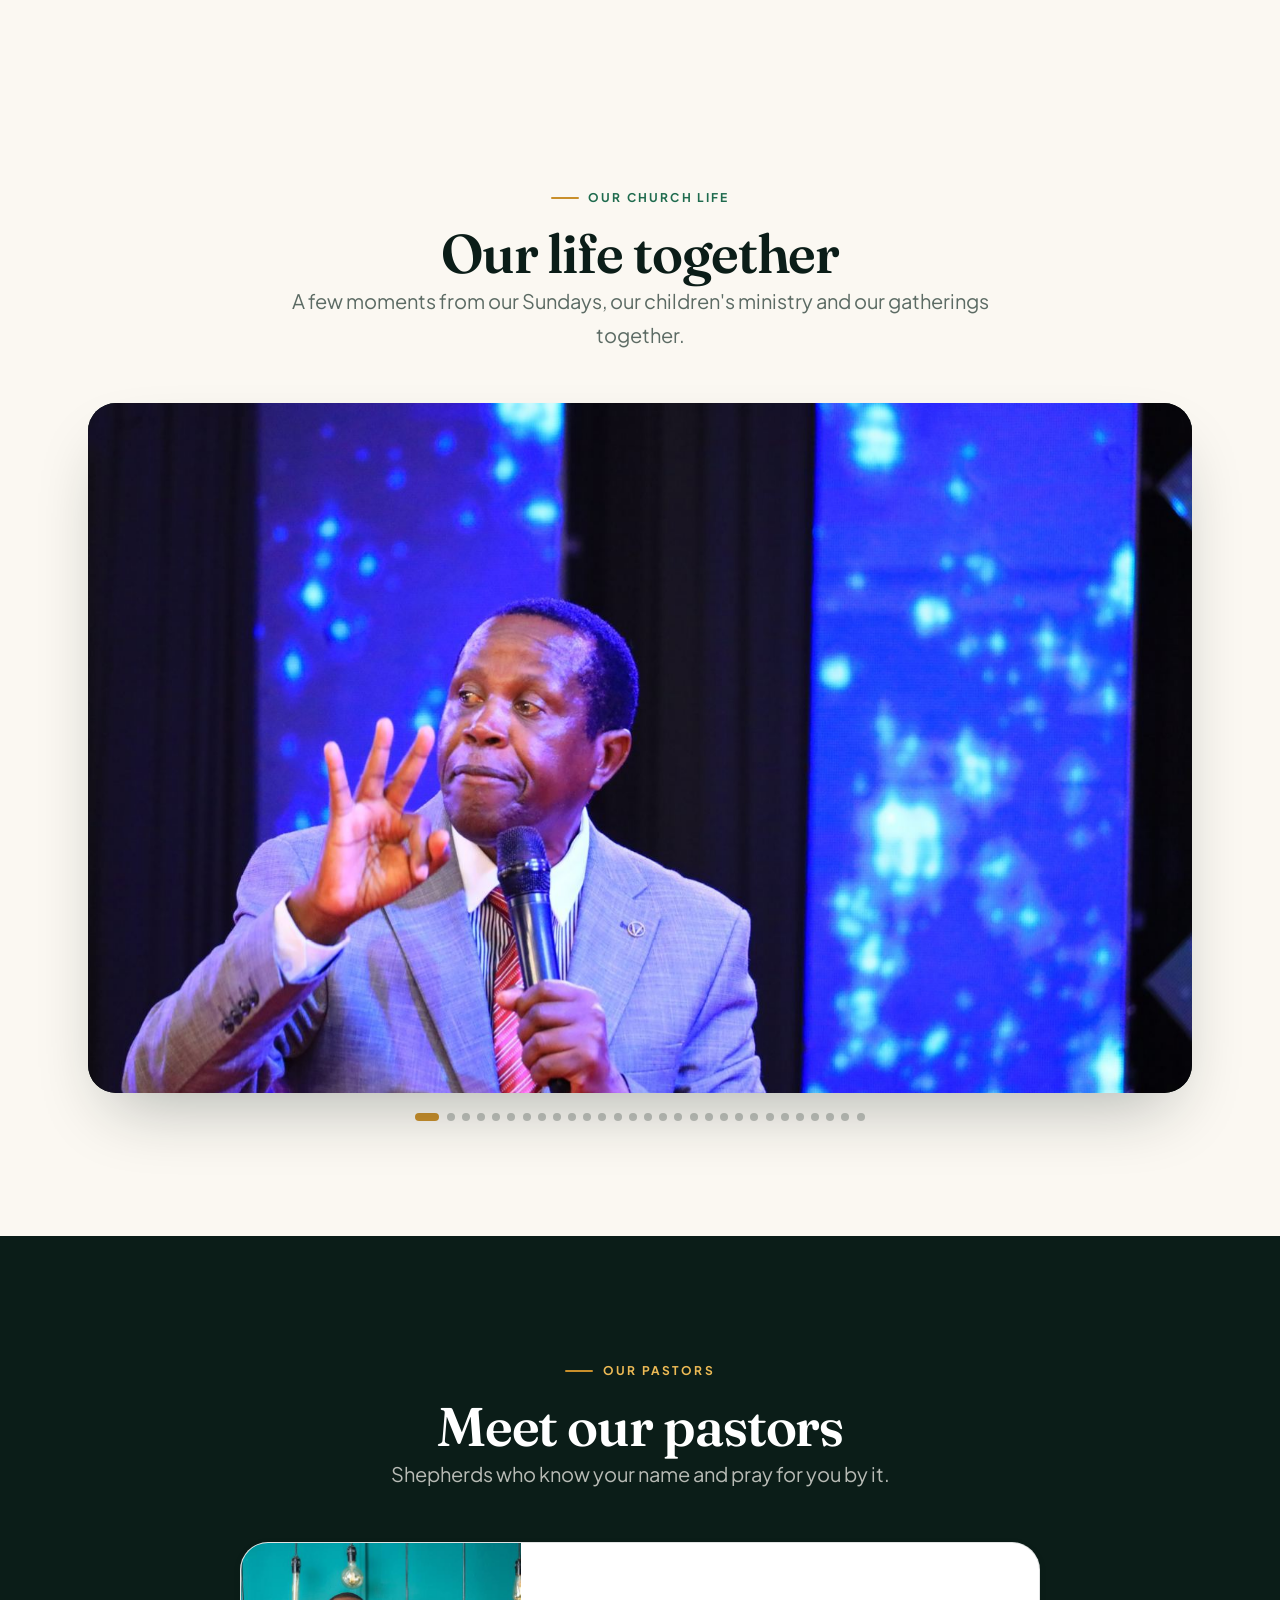
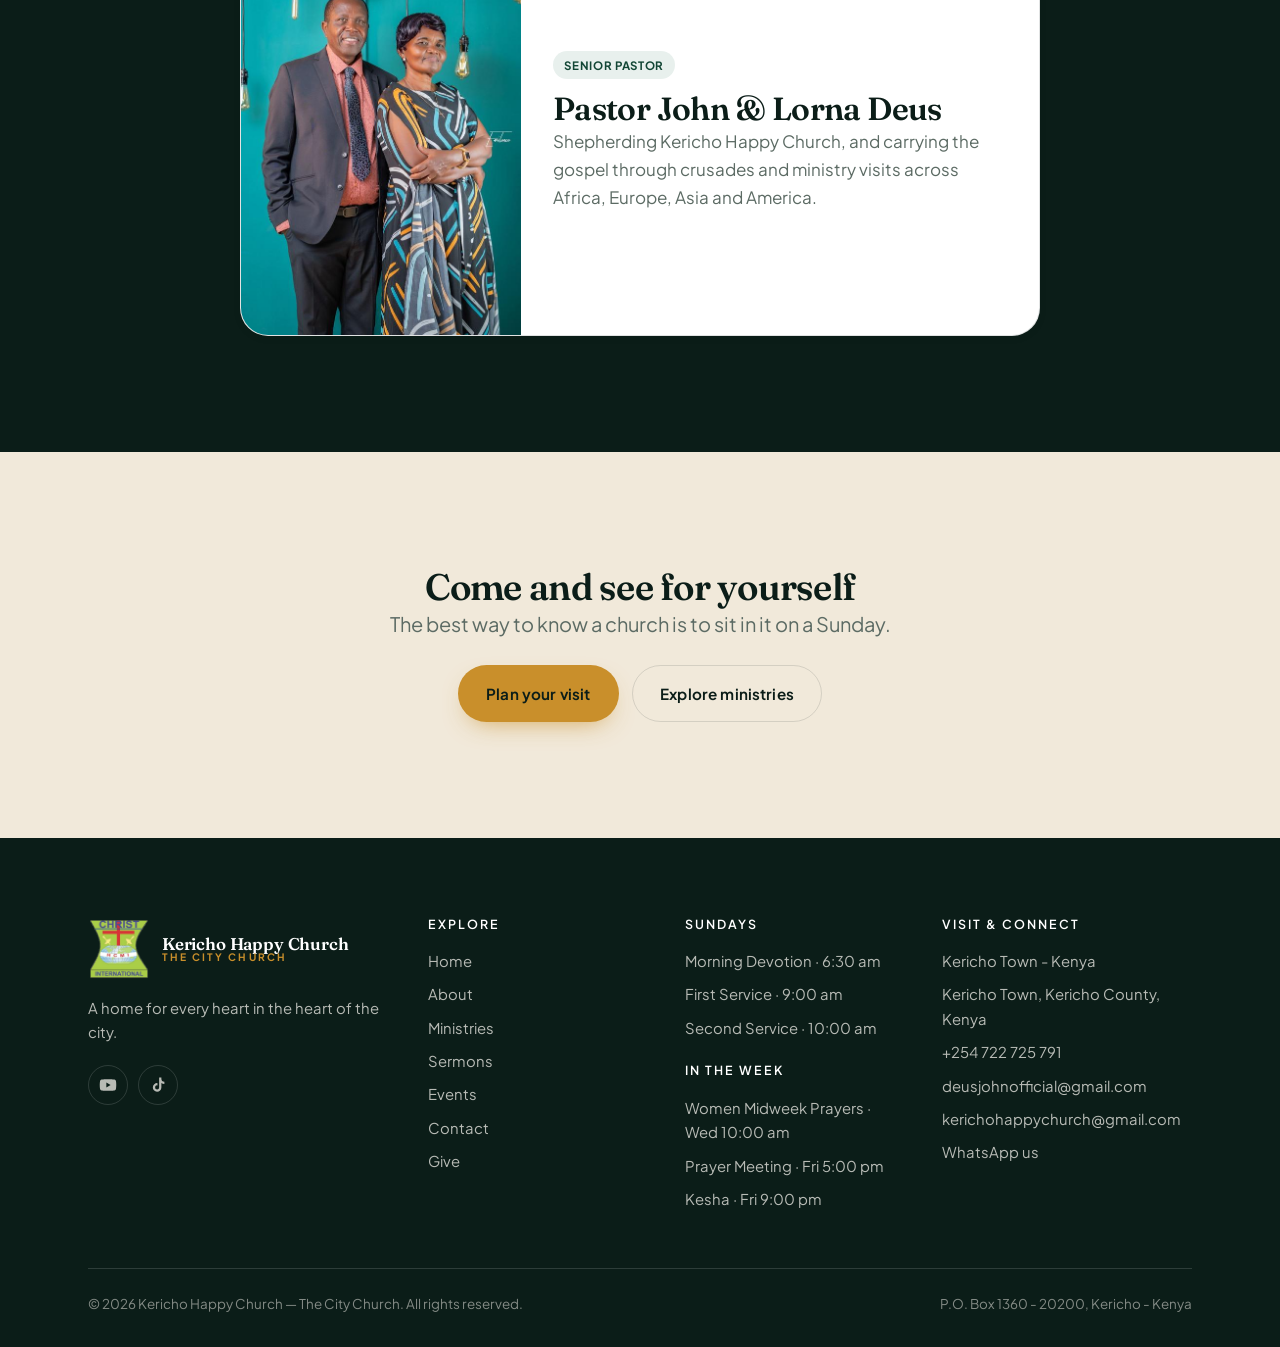
<file: about.html>
<!DOCTYPE html>
<html lang="en">
<head>
<meta charset="utf-8">
<meta name="viewport" content="width=device-width, initial-scale=1">
<title>About Us — Kericho Happy Church</title>
<meta name="description" content="Our story, our beliefs and our leadership at Kericho Happy Church, The City Church.">
<link rel="icon" href="assets/img/brand/favicon.ico" sizes="any">
<link rel="icon" href="assets/img/brand/mark-64.png" type="image/png">
<link rel="apple-touch-icon" href="assets/img/brand/mark-180.png">
<link rel="preconnect" href="https://fonts.googleapis.com">
<link rel="preconnect" href="https://fonts.gstatic.com" crossorigin>
<link href="https://fonts.googleapis.com/css2?family=Fraunces:ital,opsz,wght@0,9..144,400..700;1,9..144,400..600&family=Plus+Jakarta+Sans:wght@400;500;600;700&display=swap" rel="stylesheet">
<link rel="stylesheet" href="assets/css/styles.css?v=202609231622">
</head>
<body>
<div data-header></div>
<main id="main">

  <section class="page-hero">
    <div class="wrap">
      <p class="crumbs"><a href="index.html">Home</a> &nbsp;/&nbsp; About</p>
      <span class="eyebrow">Who we are</span>
      <h1 class="h-1">A Christ-centred family in the heart of Kericho - Kenya</h1>
      <p class="lead">We are ordinary people held together by an extraordinary Saviour &mdash; learning to follow Jesus honestly, together, right where God has planted us.</p>
    </div>
  </section>

  <!-- Story -->
  <section class="section">
    <div class="wrap">
      <div class="split">
        <div data-reveal>
          <span class="eyebrow">Our story</span>
          <h2 class="h-1">From a handful of believers to a church for the city</h2>
          <p class="lead">Kericho Happy Church began with a small group of families praying in a living room, convinced that God wanted a joyful, Bible-teaching church at the centre of this town.</p>
          <p>What started around a few chairs has grown into a congregation that gathers every Sunday for worship, opens the Word midweek, gathers in gathers in homes across the estates, and carries the gospel into the markets, schools and tea estates of Kericho County.</p>
          <p>We are still the same church at heart: happy in Christ, hungry for His Word, and hopeful for our city.</p>
          <p class="form-note"><em>Replace this section with your own history &mdash; founding year, founding pastor, the buildings you have met in, the milestones God has brought you through.</em></p>
        </div>
        <div data-reveal data-delay="2">
          <div class="media-frame"><img src="assets/img/art-welcome.svg" data-photo="story" alt="Illustration of the Kericho hills"></div>
        </div>
      </div>
    </div>
  </section>

  <!-- Mission / vision / values -->
  <section class="section tint-sand">
    <div class="wrap">
      <div class="section-head center" data-reveal>
        <span class="eyebrow">What drives us</span>
        <h2 class="h-1">Mission, vision &amp; values</h2>
      </div>
      <div class="grid g-2" style="margin-bottom:1.5rem">
        <article class="card" data-reveal data-delay="1">
          <h3 class="h-3">Our mission</h3>
          <p>To make disciples of Jesus Christ in Kericho - Kenya and beyond &mdash; bringing people to faith, building them in the Word, and sending them out to serve.</p>
        </article>
        <article class="card gold" data-reveal data-delay="2">
          <h3 class="h-3">Our vision</h3>
          <p>A city transformed by the gospel: healthy families, changed lives, and a church that blesses every corner of Kericho - Kenya.</p>
        </article>
      </div>
      <div class="grid g-4">
        <article class="card" data-reveal data-delay="1"><h3 class="h-3">Know God</h3><p>Scripture first, always. We build our lives on what God has actually said.</p></article>
        <article class="card" data-reveal data-delay="2"><h3 class="h-3">Grow together</h3><p>No one follows Jesus alone. Life groups, mentoring, honest friendship.</p></article>
        <article class="card" data-reveal data-delay="3"><h3 class="h-3">Serve others</h3><p>Practical love for our neighbours &mdash; the widow, the orphan, the stranger.</p></article>
        <article class="card" data-reveal data-delay="4"><h3 class="h-3">Go and tell</h3><p>Kericho - Kenya first, then the nations. Every member a witness.</p></article>
      </div>
    </div>
  </section>

  <!-- Beliefs -->
  <section class="section">
    <div class="wrap wrap-narrow">
      <div class="section-head" data-reveal>
        <span class="eyebrow">What we believe</span>
        <h2 class="h-1">Our statement of faith</h2>
        <p class="lead">We are a Pentecostal church &mdash; standing on the full gospel, the Word of God and the present power of the Holy Spirit.</p>
      </div>
      <div data-reveal>
        <div class="acc"><button class="acc-btn" aria-expanded="false">The Bible <i>+</i></button><div class="acc-panel"><p>We believe the Bible is the inspired, infallible Word of God &mdash; our final authority for faith, doctrine and daily living.</p></div></div>
        <div class="acc"><button class="acc-btn" aria-expanded="false">God <i>+</i></button><div class="acc-panel"><p>We believe in one God, eternally existing in three persons: Father, Son and Holy Spirit.</p></div></div>
        <div class="acc"><button class="acc-btn" aria-expanded="false">Jesus Christ <i>+</i></button><div class="acc-panel"><p>We believe in the deity of Jesus Christ, His virgin birth, sinless life, atoning death, bodily resurrection, ascension, and personal return in power and glory.</p></div></div>
        <div class="acc"><button class="acc-btn" aria-expanded="false">Salvation <i>+</i></button><div class="acc-panel"><p>We believe salvation is by grace alone, through faith alone, in Christ alone &mdash; not by works, so that no one may boast.</p></div></div>
        <div class="acc"><button class="acc-btn" aria-expanded="false">The Holy Spirit <i>+</i></button><div class="acc-panel"><p>We believe in the baptism in the Holy Spirit as an experience for every believer, empowering us for witness and service, and that the gifts of the Spirit &mdash; including speaking in tongues &mdash; are for the Church today as they were at Pentecost.</p></div></div>
        <div class="acc"><button class="acc-btn" aria-expanded="false">Divine healing <i>+</i></button><div class="acc-panel"><p>We believe in divine healing through the atoning work of Christ. We pray for the sick and trust God to answer.</p></div></div>
        <div class="acc"><button class="acc-btn" aria-expanded="false">The Church <i>+</i></button><div class="acc-panel"><p>We believe the Church is the body of Christ, called to worship, to make disciples, and to be salt and light in the world.</p></div></div>
      </div>
    </div>
  </section>

  <!-- ============ LIFE AT THE CHURCH ============ -->
  <section class="section">
    <div class="wrap">
      <div class="section-head center" data-gallery-head="life" data-reveal></div>
      <div class="show" data-gallery="life" data-reveal></div>
    </div>
  </section>

  <!-- Leadership -->
  <section class="section tint-dark">
    <div class="wrap">
      <div class="section-head center" data-reveal>
        <span class="eyebrow">Our pastors</span>
        <h2 class="h-1">Meet our pastors</h2>
        <p class="lead">Shepherds who know your name and pray for you by it.</p>
      </div>
      <div class="grid g-4" data-leaders></div>
      
    </div>
  </section>

  <section class="section tint-sand">
    <div class="wrap wrap-narrow center" data-reveal>
      <h2 class="h-2">Come and see for yourself</h2>
      <p class="lead">The best way to know a church is to sit in it on a Sunday.</p>
      <div class="btn-row" style="justify-content:center;margin-top:1.5rem">
        <a class="btn btn-gold" href="contact.html">Plan your visit</a>
        <a class="btn btn-ghost" href="ministries.html">Explore ministries</a>
      </div>
    </div>
  </section>

</main>
<div data-footer></div>
<script src="assets/js/site.config.js?v=202609231622"></script>
<script src="assets/js/site.js?v=202609231622"></script>
<script>
  (function () {
    var host = document.querySelector("[data-leaders]");
    if (!host) return;
    var art = ["art-worship","art-community","art-prayer","art-youth"];
    var list = window.CHURCH.leaders || [];
    if (list.length === 1) host.className = "leader-solo";
    host.innerHTML = list.map(function (l, i) {
      return '<article class="feature" data-reveal data-delay="' + ((i % 4) + 1) + '">' +
        '<div class="feature-art' + (l.photo ? ' is-portrait' : '') + '">' + (l.photo
          ? '<img class="is-photo" src="' + l.photo + '" srcset="' + l.photo.replace(/\.jpg$/i, "-800.jpg") + ' 800w, ' + l.photo + ' 1600w"' + ' sizes="(max-width: 620px) 92vw, 280px" alt="' + l.name + ', ' + l.role + '">'
          : '<img src="assets/img/' + art[i % art.length] + '.svg" alt="">') + '</div>' +
        '<div class="feature-body"><span class="tag">' + l.role + '</span>' +
        '<h3 class="h-3" style="margin-top:.75rem">' + l.name + '</h3>' +
        '<p style="color:var(--muted)">' + l.bio + '</p></div></article>';
    }).join("");
  })();
</script>
</body>
</html>
</file>
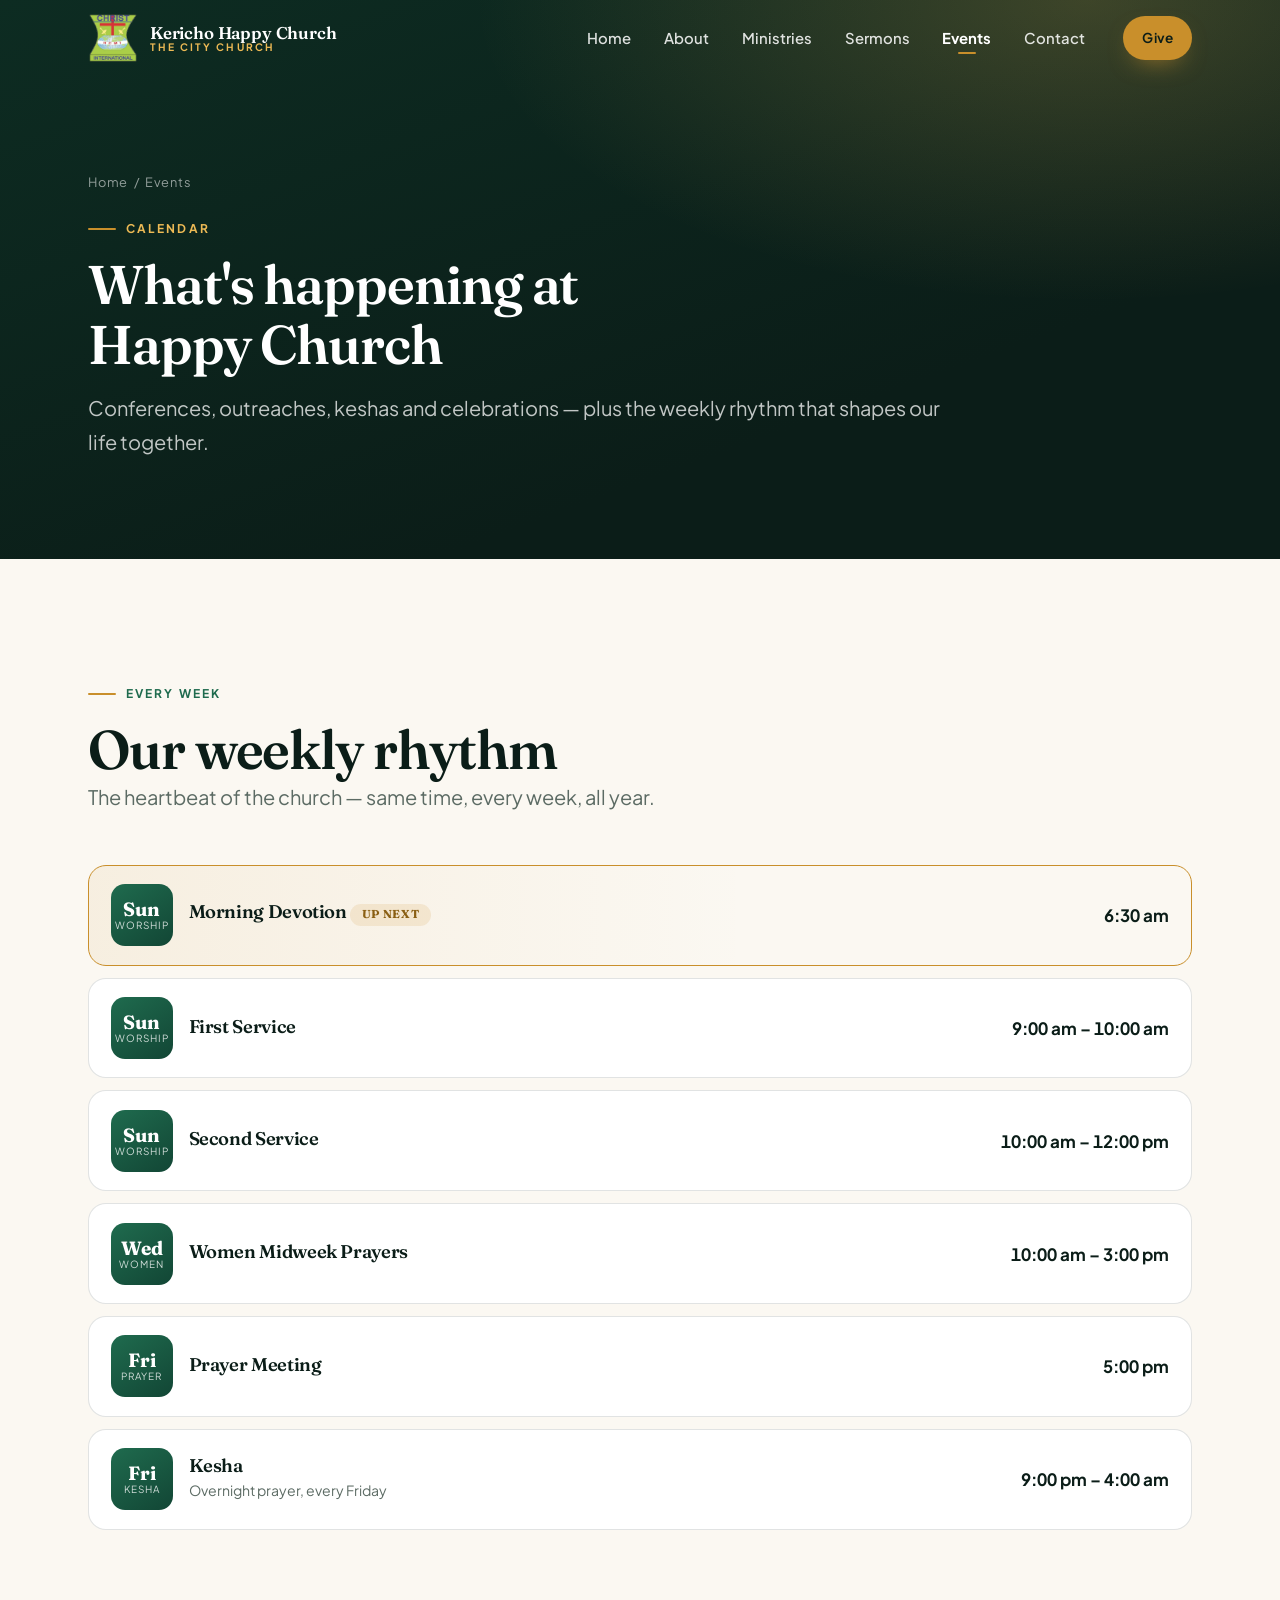
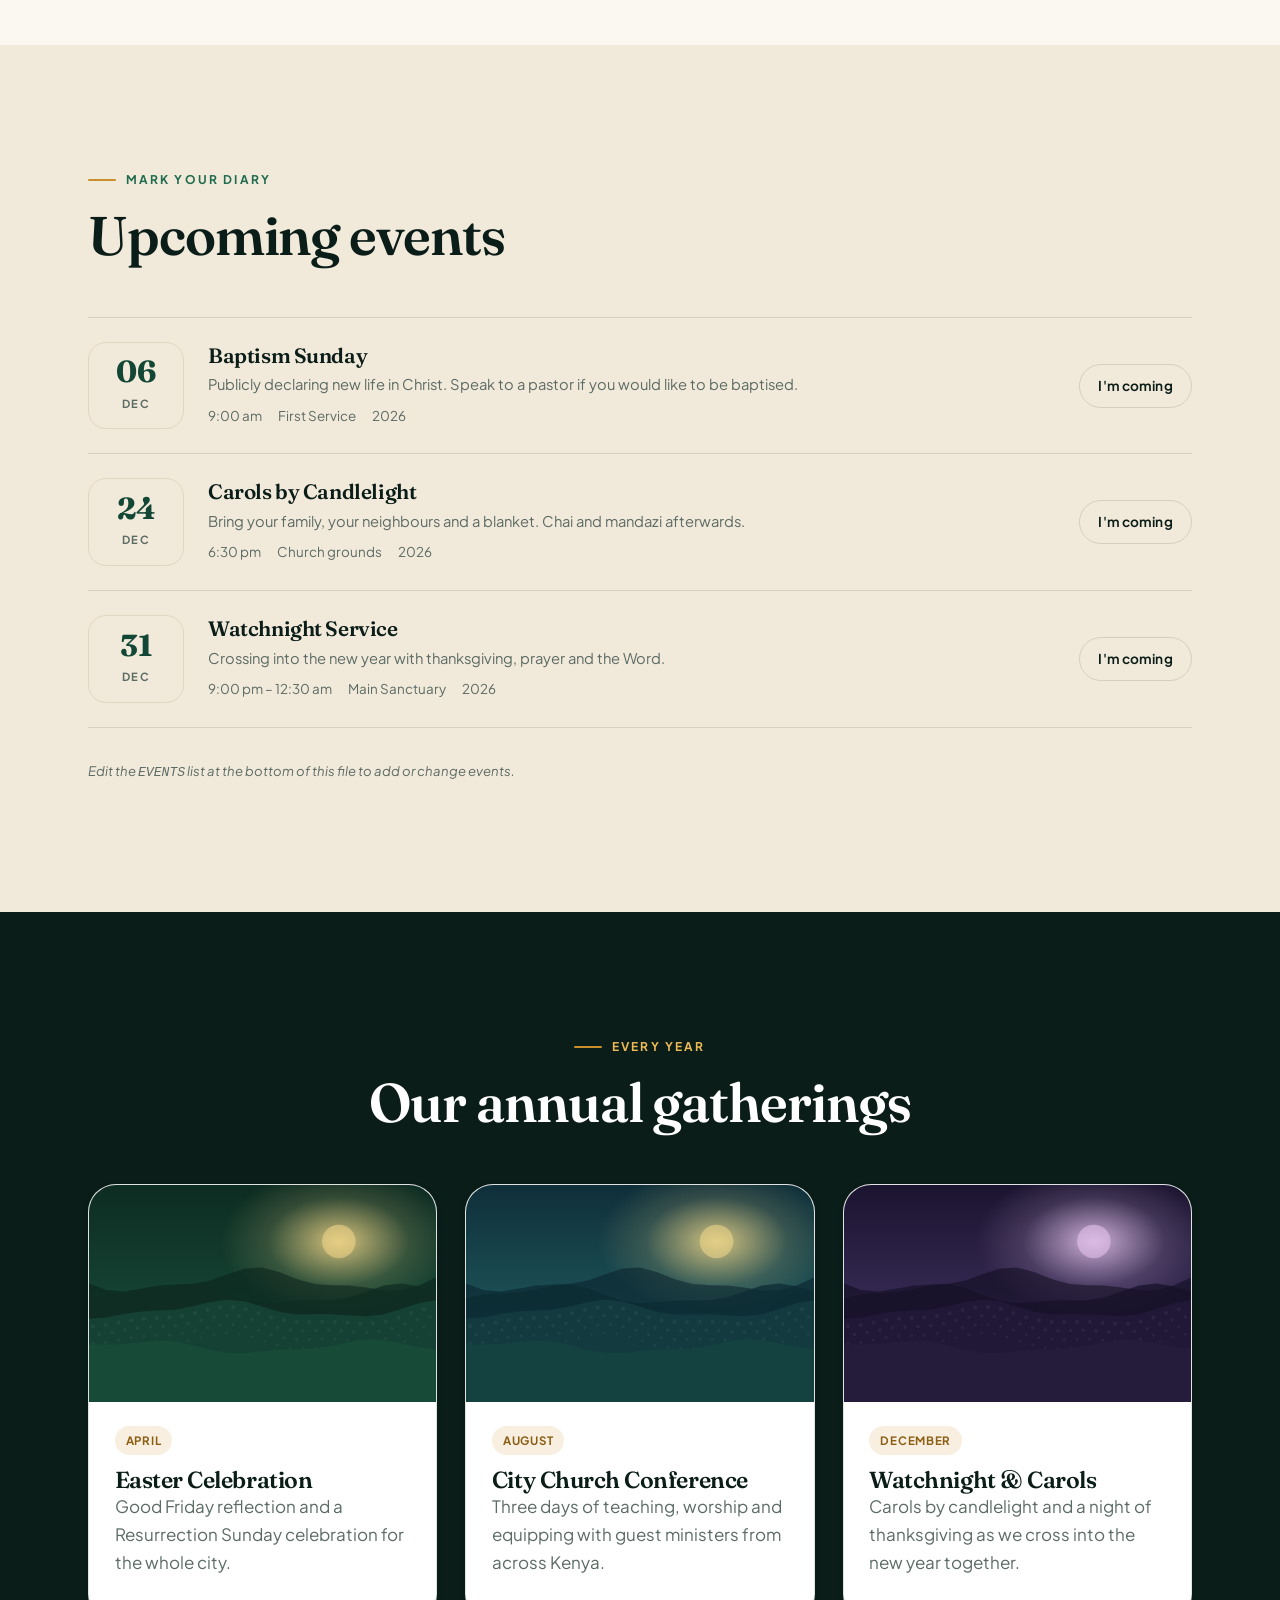
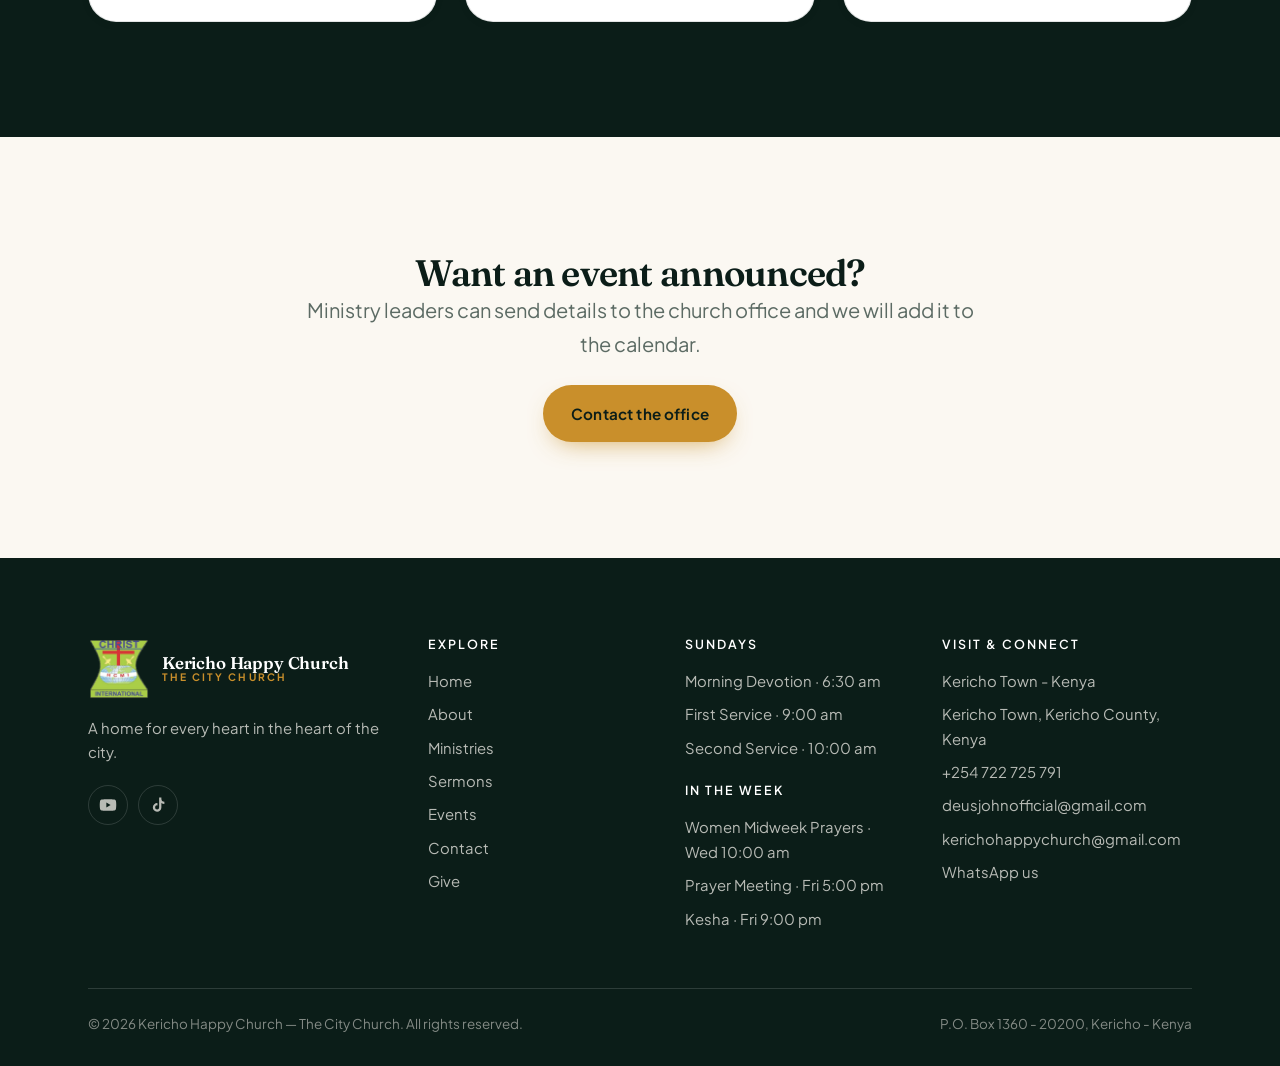
<file: events.html>
<!DOCTYPE html>
<html lang="en">
<head>
<meta charset="utf-8">
<meta name="viewport" content="width=device-width, initial-scale=1">
<title>Events — Kericho Happy Church</title>
<meta name="description" content="Upcoming events, conferences, outreaches and the weekly rhythm of life at Kericho Happy Church.">
<link rel="icon" href="assets/img/brand/favicon.ico" sizes="any">
<link rel="icon" href="assets/img/brand/mark-64.png" type="image/png">
<link rel="apple-touch-icon" href="assets/img/brand/mark-180.png">
<link rel="preconnect" href="https://fonts.googleapis.com">
<link rel="preconnect" href="https://fonts.gstatic.com" crossorigin>
<link href="https://fonts.googleapis.com/css2?family=Fraunces:ital,opsz,wght@0,9..144,400..700;1,9..144,400..600&family=Plus+Jakarta+Sans:wght@400;500;600;700&display=swap" rel="stylesheet">
<link rel="stylesheet" href="assets/css/styles.css?v=202609231622">
</head>
<body>
<div data-header></div>
<main id="main">

  <section class="page-hero">
    <div class="wrap">
      <p class="crumbs"><a href="index.html">Home</a> &nbsp;/&nbsp; Events</p>
      <span class="eyebrow">Calendar</span>
      <h1 class="h-1">What's happening at Happy Church</h1>
      <p class="lead">Conferences, outreaches, keshas and celebrations &mdash; plus the weekly rhythm that shapes our life together.</p>
    </div>
  </section>

  <!-- Weekly rhythm -->
  <section class="section">
    <div class="wrap">
      <div class="section-head" data-reveal>
        <span class="eyebrow">Every week</span>
        <h2 class="h-1">Our weekly rhythm</h2>
        <p class="lead">The heartbeat of the church &mdash; same time, every week, all year.</p>
      </div>
      <div class="times" data-services data-reveal></div>
    </div>
  </section>

  <!-- Upcoming -->
  <section class="section tint-sand">
    <div class="wrap">
      <div class="section-head" data-reveal>
        <span class="eyebrow">Mark your diary</span>
        <h2 class="h-1">Upcoming events</h2>
      </div>
      <div id="eventList" data-reveal></div>
      <p class="form-note mt-2"><em>Edit the <code>EVENTS</code> list at the bottom of this file to add or change events.</em></p>
    </div>
  </section>

  <!-- Annual -->
  <section class="section tint-dark">
    <div class="wrap">
      <div class="section-head center" data-reveal>
        <span class="eyebrow">Every year</span>
        <h2 class="h-1">Our annual gatherings</h2>
      </div>
      <div class="grid g-3">
        <article class="feature" data-reveal data-delay="1">
          <div class="feature-art"><img src="assets/img/art-worship.svg" data-photo="eventEaster" alt=""></div>
          <div class="feature-body"><span class="tag gold">April</span><h3 class="h-3" style="margin-top:.75rem">Easter Celebration</h3><p style="color:var(--muted)">Good Friday reflection and a Resurrection Sunday celebration for the whole city.</p></div>
        </article>
        <article class="feature" data-reveal data-delay="2">
          <div class="feature-art"><img src="assets/img/art-mission.svg" data-photo="eventConf" alt=""></div>
          <div class="feature-body"><span class="tag gold">August</span><h3 class="h-3" style="margin-top:.75rem">City Church Conference</h3><p style="color:var(--muted)">Three days of teaching, worship and equipping with guest ministers from across Kenya.</p></div>
        </article>
        <article class="feature" data-reveal data-delay="3">
          <div class="feature-art"><img src="assets/img/art-prayer.svg" data-photo="eventCarols" alt=""></div>
          <div class="feature-body"><span class="tag gold">December</span><h3 class="h-3" style="margin-top:.75rem">Watchnight &amp; Carols</h3><p style="color:var(--muted)">Carols by candlelight and a night of thanksgiving as we cross into the new year together.</p></div>
        </article>
      </div>
    </div>
  </section>

  <section class="section">
    <div class="wrap wrap-narrow center" data-reveal>
      <h2 class="h-2">Want an event announced?</h2>
      <p class="lead">Ministry leaders can send details to the church office and we will add it to the calendar.</p>
      <div class="btn-row" style="justify-content:center;margin-top:1.5rem">
        <a class="btn btn-gold" href="contact.html">Contact the office</a>
      </div>
    </div>
  </section>

</main>
<div data-footer></div>
<script src="assets/js/site.config.js?v=202609231622"></script>
<script src="assets/js/site.js?v=202609231622"></script>
<script>
/* ---------------------------------------------------------------
   EVENTS — edit this list. date is "YYYY-MM-DD".
   Past events drop off the list automatically.
   --------------------------------------------------------------- */
var EVENTS = [
  { date: "2026-10-12", title: "Night of Worship &amp; Prayer", time: "6:00 pm – 9:00 pm", place: "Main Sanctuary",
    blurb: "An evening of unhurried worship, testimony and prayer for our city." },
  { date: "2026-10-26", title: "City Outreach — Kericho Market", time: "9:00 am", place: "Meet at church",
    blurb: "Serving, praying with and blessing traders and families in the market." },
  { date: "2026-11-09", title: "Marriage &amp; Family Seminar", time: "8:30 am – 4:00 pm", place: "Fellowship Hall",
    blurb: "A full Saturday of teaching, honest conversation and practical tools for the home." },
  { date: "2026-11-23", title: "Youth Camp Registration Closes", time: "All day", place: "Church office",
    blurb: "Sign your teenager up for the December camp before places run out." },
  { date: "2026-12-06", title: "Baptism Sunday", time: "9:00 am", place: "First Service",
    blurb: "Publicly declaring new life in Christ. Speak to a pastor if you would like to be baptised." },
  { date: "2026-12-24", title: "Carols by Candlelight", time: "6:30 pm", place: "Church grounds",
    blurb: "Bring your family, your neighbours and a blanket. Chai and mandazi afterwards." },
  { date: "2026-12-31", title: "Watchnight Service", time: "9:00 pm – 12:30 am", place: "Main Sanctuary",
    blurb: "Crossing into the new year with thanksgiving, prayer and the Word." }
];

(function () {
  var M = ["Jan","Feb","Mar","Apr","May","Jun","Jul","Aug","Sep","Oct","Nov","Dec"];
  var today = new Date(); today.setHours(0,0,0,0);
  var list = EVENTS
    .map(function (e) { var p = e.date.split("-"); e._d = new Date(+p[0], +p[1] - 1, +p[2]); return e; })
    .filter(function (e) { return e._d >= today; })
    .sort(function (a, b) { return a._d - b._d; });

  var host = document.getElementById("eventList");
  if (!list.length) {
    host.innerHTML = '<p class="lead">No events on the calendar right now — check back soon, or join us this Sunday.</p>';
    return;
  }
  host.innerHTML = list.map(function (e) {
    return '<article class="event">' +
      '<div class="event-date"><b>' + String(e._d.getDate()).padStart(2, "0") + '</b><span>' + M[e._d.getMonth()] + '</span></div>' +
      '<div class="event-body"><h3>' + e.title + '</h3><p>' + e.blurb + '</p>' +
        '<div class="event-meta"><span>' + e.time + '</span><span>' + e.place + '</span><span>' + e._d.getFullYear() + '</span></div></div>' +
      '<a class="btn btn-ghost btn-sm" href="contact.html">I\'m coming</a>' +
    '</article>';
  }).join("");
})();
</script>
</body>
</html>
</file>
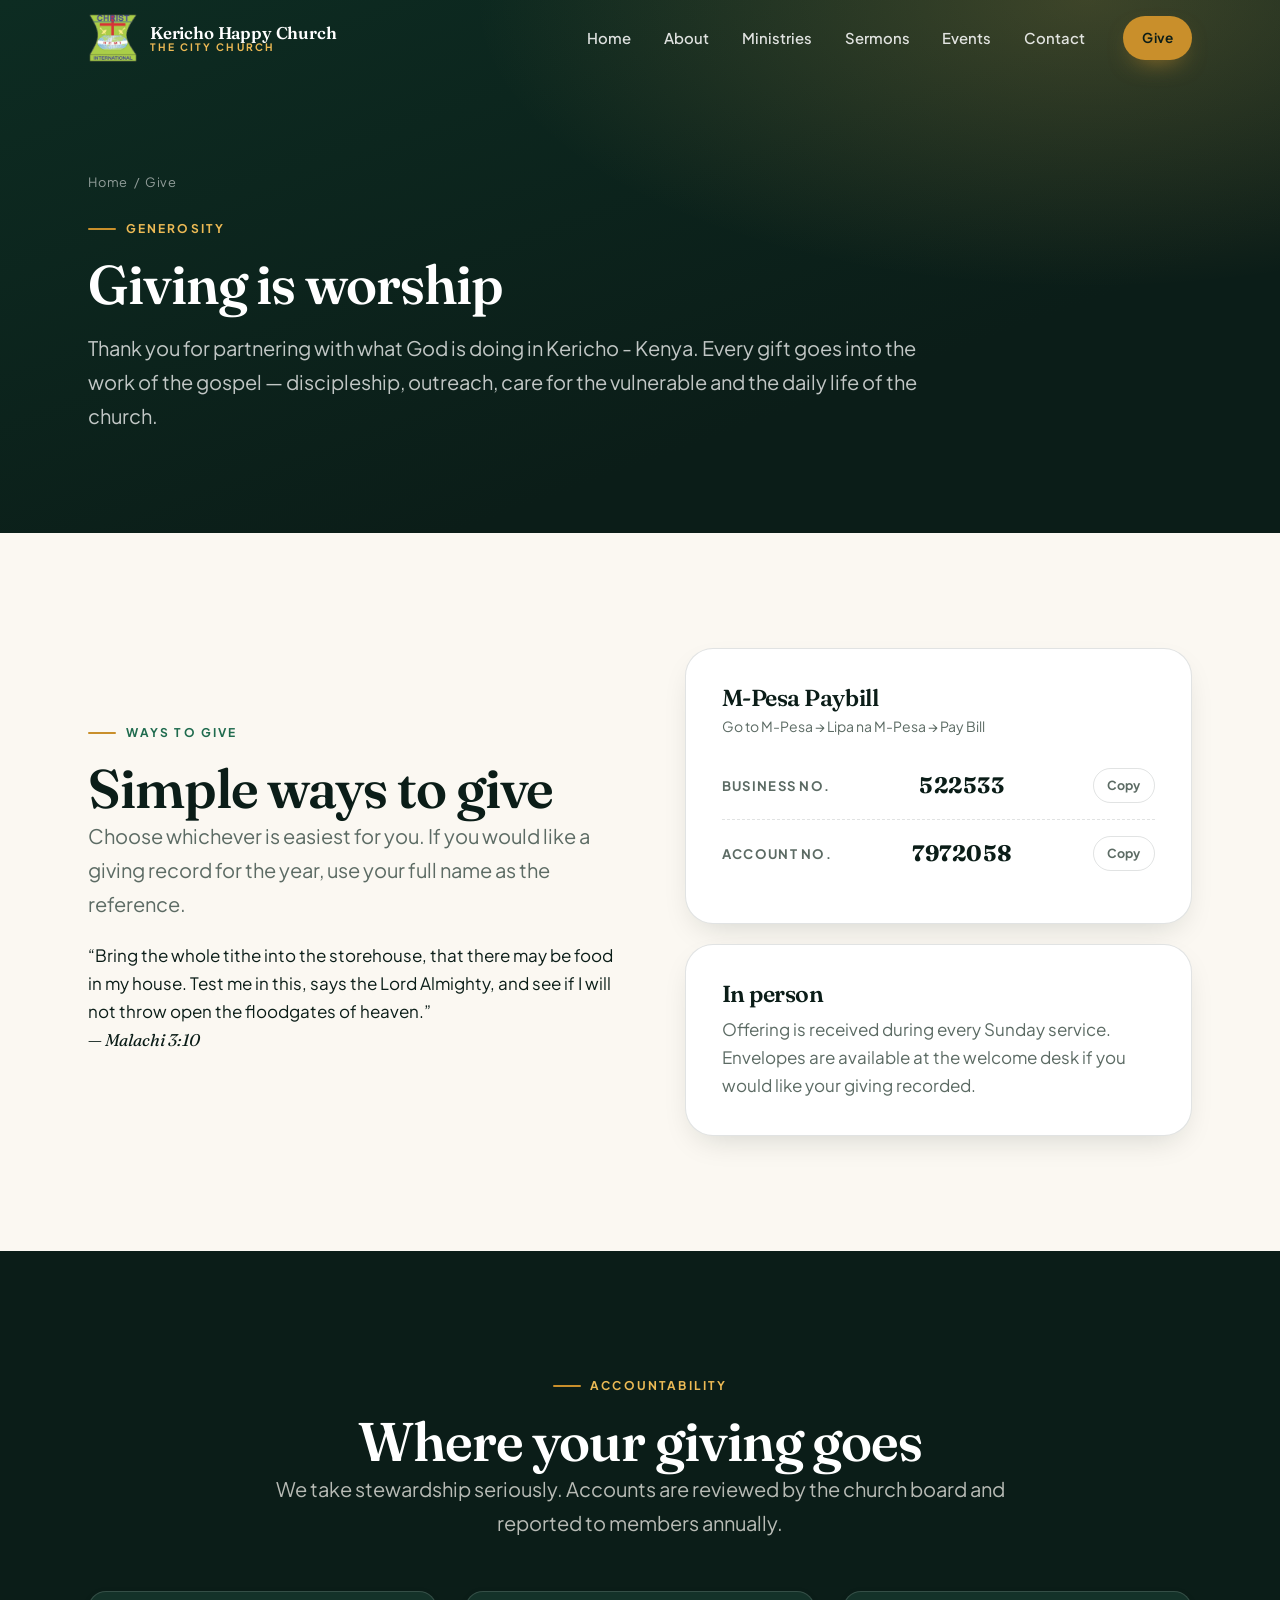
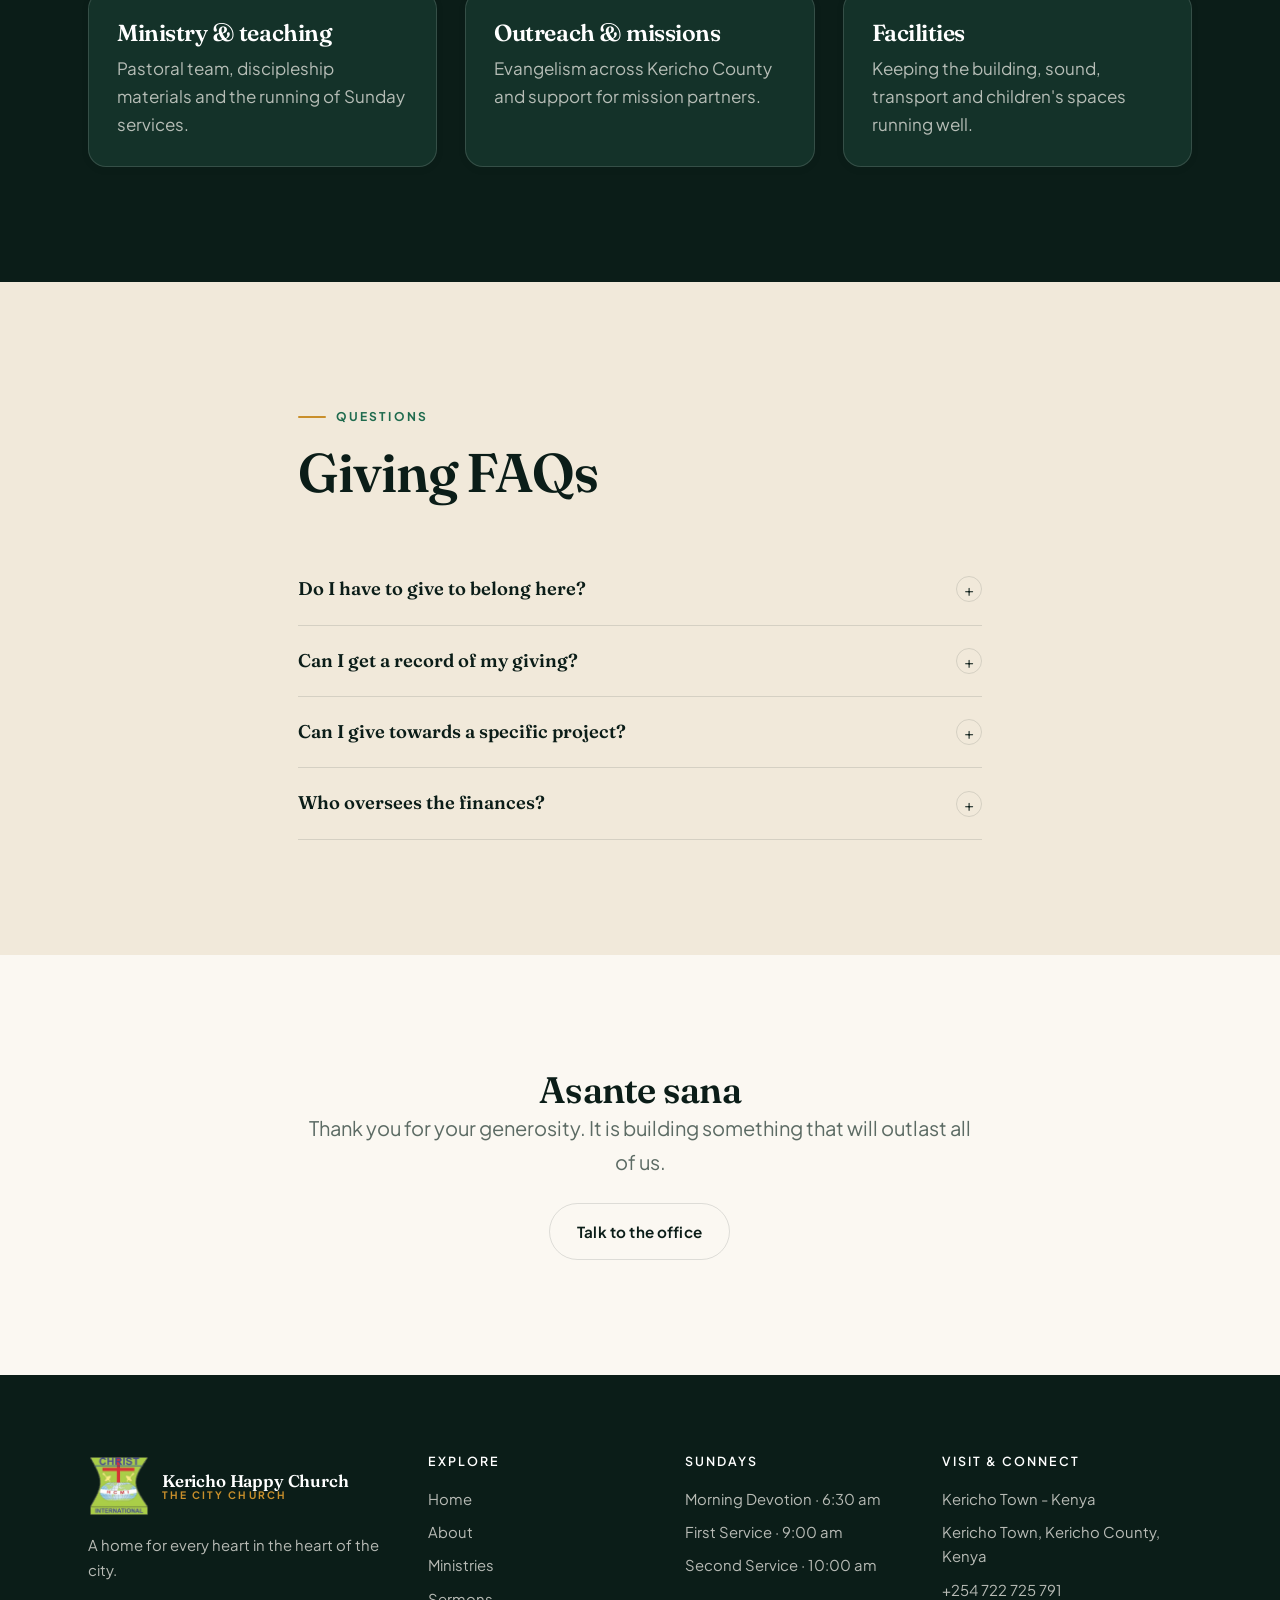
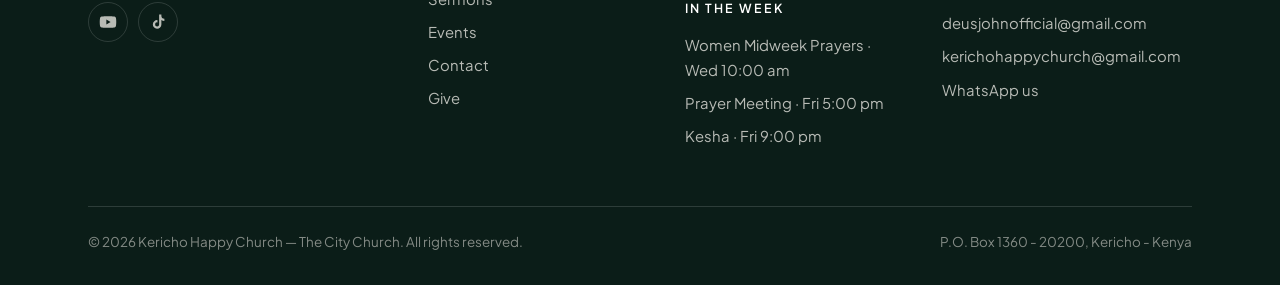
<file: give.html>
<!DOCTYPE html>
<html lang="en">
<head>
<meta charset="utf-8">
<meta name="viewport" content="width=device-width, initial-scale=1">
<title>Give — Kericho Happy Church</title>
<meta name="description" content="Give your tithes and offerings to Kericho Happy Church by M-Pesa, bank transfer or in person.">
<link rel="icon" href="assets/img/brand/favicon.ico" sizes="any">
<link rel="icon" href="assets/img/brand/mark-64.png" type="image/png">
<link rel="apple-touch-icon" href="assets/img/brand/mark-180.png">
<link rel="preconnect" href="https://fonts.googleapis.com">
<link rel="preconnect" href="https://fonts.gstatic.com" crossorigin>
<link href="https://fonts.googleapis.com/css2?family=Fraunces:ital,opsz,wght@0,9..144,400..700;1,9..144,400..600&family=Plus+Jakarta+Sans:wght@400;500;600;700&display=swap" rel="stylesheet">
<link rel="stylesheet" href="assets/css/styles.css?v=202609231622">
</head>
<body>
<div data-header></div>
<main id="main">

  <section class="page-hero">
    <div class="wrap">
      <p class="crumbs"><a href="index.html">Home</a> &nbsp;/&nbsp; Give</p>
      <span class="eyebrow">Generosity</span>
      <h1 class="h-1">Giving is worship</h1>
      <p class="lead">Thank you for partnering with what God is doing in Kericho - Kenya. Every gift goes into the work of the gospel &mdash; discipleship, outreach, care for the vulnerable and the daily life of the church.</p>
    </div>
  </section>

  <section class="section">
    <div class="wrap">
      <div class="split">
        <div data-reveal>
          <span class="eyebrow">Ways to give</span>
          <h2 class="h-1">Simple ways to give</h2>
          <p class="lead">Choose whichever is easiest for you. If you would like a giving record for the year, use your full name as the reference.</p>
          <p>&ldquo;Bring the whole tithe into the storehouse, that there may be food in my house. Test me in this, says the Lord Almighty, and see if I will not throw open the floodgates of heaven.&rdquo;<br><span class="serif-i">&mdash; Malachi 3:10</span></p>
        </div>

        <div data-reveal data-delay="2">
          <div class="give-card" style="margin-bottom:1.25rem">
            <h3 class="h-3" style="margin-bottom:.25rem">M-Pesa Paybill</h3>
            <p class="small" style="color:var(--muted)">Go to M-Pesa &rarr; Lipa na M-Pesa &rarr; Pay Bill</p>
            <div class="pay-row"><span>Business no.</span><strong data-text="giving.paybill">000000</strong><button class="copy-btn" data-copy-key="giving.paybill">Copy</button></div>
            <div class="pay-row"><span>Account no.</span><strong data-text="giving.account">TITHE</strong><button class="copy-btn" data-copy-key="giving.account">Copy</button></div>
            <div class="pay-row" data-if="giving.tillNumber"><span>Till (Buy Goods)</span><strong data-text="giving.tillNumber"></strong><button class="copy-btn" data-copy-key="giving.tillNumber">Copy</button></div>
          </div>

          <div class="give-card" style="margin-bottom:1.25rem" data-if="giving.bankAccount">
            <h3 class="h-3" style="margin-bottom:.25rem">Bank transfer</h3>
            <div class="pay-row"><span>Bank</span><strong style="font-size:1.05rem" data-text="giving.bankName">Bank</strong></div>
            <div class="pay-row"><span>Account name</span><strong style="font-size:1.05rem" data-text="name">Church</strong></div>
            <div class="pay-row"><span>Account no.</span><strong data-text="giving.bankAccount">0000</strong><button class="copy-btn" data-copy-key="giving.bankAccount">Copy</button></div>
            <div class="pay-row"><span>SWIFT</span><strong style="font-size:1.05rem" data-text="giving.bankSwift">SWIFT</strong></div>
          </div>

          <div class="give-card">
            <h3 class="h-3" style="margin-bottom:.25rem">In person</h3>
            <p style="margin:.5rem 0 0;color:var(--muted)">Offering is received during every Sunday service. Envelopes are available at the welcome desk if you would like your giving recorded.</p>
          </div>
        </div>
      </div>
    </div>
  </section>

  <!-- Where it goes -->
  <section class="section tint-dark">
    <div class="wrap">
      <div class="section-head center" data-reveal>
        <span class="eyebrow">Accountability</span>
        <h2 class="h-1">Where your giving goes</h2>
        <p class="lead">We take stewardship seriously. Accounts are reviewed by the church board and reported to members annually.</p>
      </div>
      <div class="grid g-3">
        <article class="card" data-reveal data-delay="1" style="background:var(--ink-soft);border-color:var(--line-dark)"><h3 class="h-3" style="color:#fff">Ministry &amp; teaching</h3><p style="color:rgba(251,248,242,.7)">Pastoral team, discipleship materials and the running of Sunday services.</p></article>
        <article class="card" data-reveal data-delay="2" style="background:var(--ink-soft);border-color:var(--line-dark)"><h3 class="h-3" style="color:#fff">Outreach &amp; missions</h3><p style="color:rgba(251,248,242,.7)">Evangelism across Kericho County and support for mission partners.</p></article>
        <article class="card" data-reveal data-delay="3" style="background:var(--ink-soft);border-color:var(--line-dark)"><h3 class="h-3" style="color:#fff">Facilities</h3><p style="color:rgba(251,248,242,.7)">Keeping the building, sound, transport and children's spaces running well.</p></article>
      </div>
    </div>
  </section>

  <section class="section tint-sand">
    <div class="wrap wrap-narrow" data-reveal>
      <div class="section-head"><span class="eyebrow">Questions</span><h2 class="h-1">Giving FAQs</h2></div>
      <div class="acc"><button class="acc-btn" aria-expanded="false">Do I have to give to belong here? <i>+</i></button><div class="acc-panel"><p>No. You are welcome at Happy Church whether you give or not. Giving is a response of worship, never a membership fee.</p></div></div>
      <div class="acc"><button class="acc-btn" aria-expanded="false">Can I get a record of my giving? <i>+</i></button><div class="acc-panel"><p>Yes. Use your full name as the M-Pesa account reference, or ask the church office for giving envelopes, and we will prepare an annual statement on request.</p></div></div>
      <div class="acc"><button class="acc-btn" aria-expanded="false">Can I give towards a specific project? <i>+</i></button><div class="acc-panel"><p>Yes &mdash; put the project name in the account reference (for example &ldquo;BUILDING&rdquo; or &ldquo;MISSIONS&rdquo;) and it will be allocated accordingly.</p></div></div>
      <div class="acc"><button class="acc-btn" aria-expanded="false">Who oversees the finances? <i>+</i></button><div class="acc-panel"><p>The church board, together with the treasurer, oversees all income and expenditure. Accounts are reviewed annually and presented to members.</p></div></div>
    </div>
  </section>

  <section class="section">
    <div class="wrap wrap-narrow center" data-reveal>
      <h2 class="h-2">Asante sana</h2>
      <p class="lead">Thank you for your generosity. It is building something that will outlast all of us.</p>
      <div class="btn-row" style="justify-content:center;margin-top:1.5rem">
        <a class="btn btn-ghost" href="contact.html">Talk to the office</a>
      </div>
    </div>
  </section>

</main>
<div data-footer></div>
<script src="assets/js/site.config.js?v=202609231622"></script>
<script src="assets/js/site.js?v=202609231622"></script>
</body>
</html>
</file>
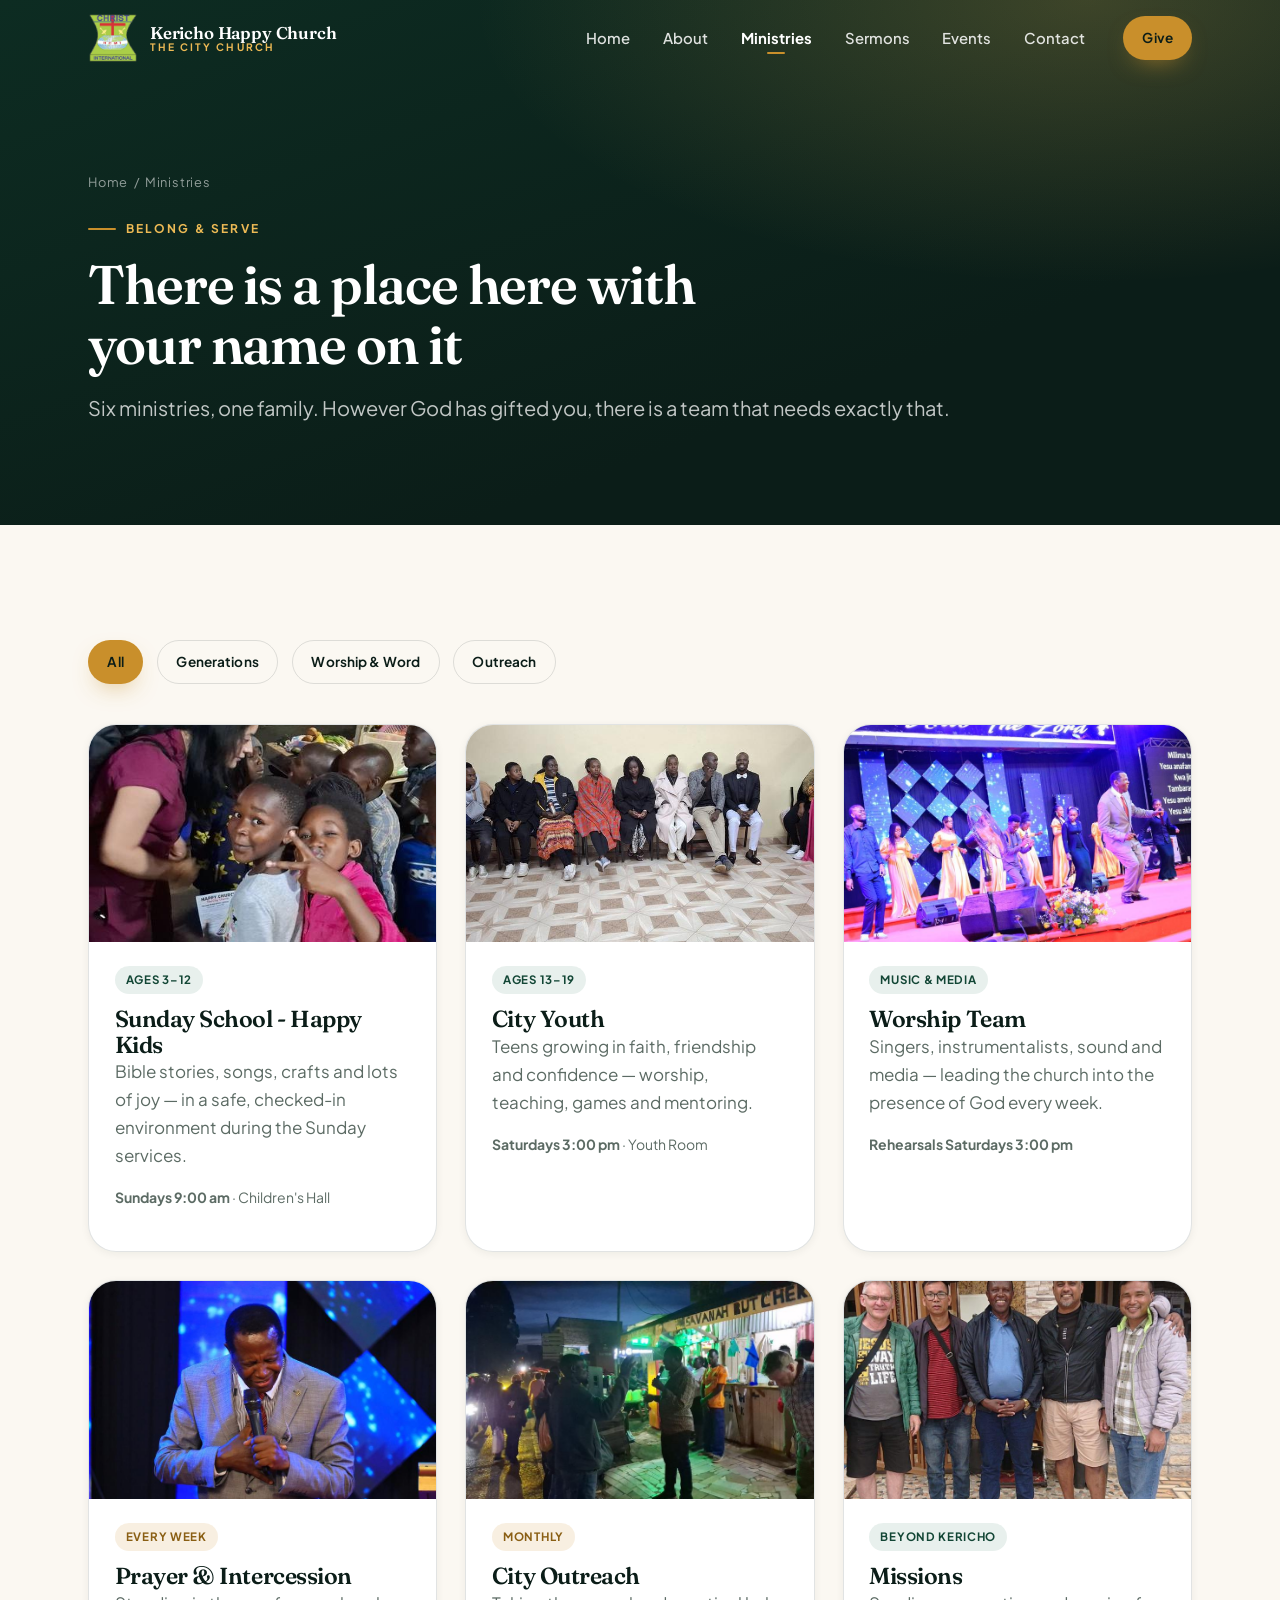
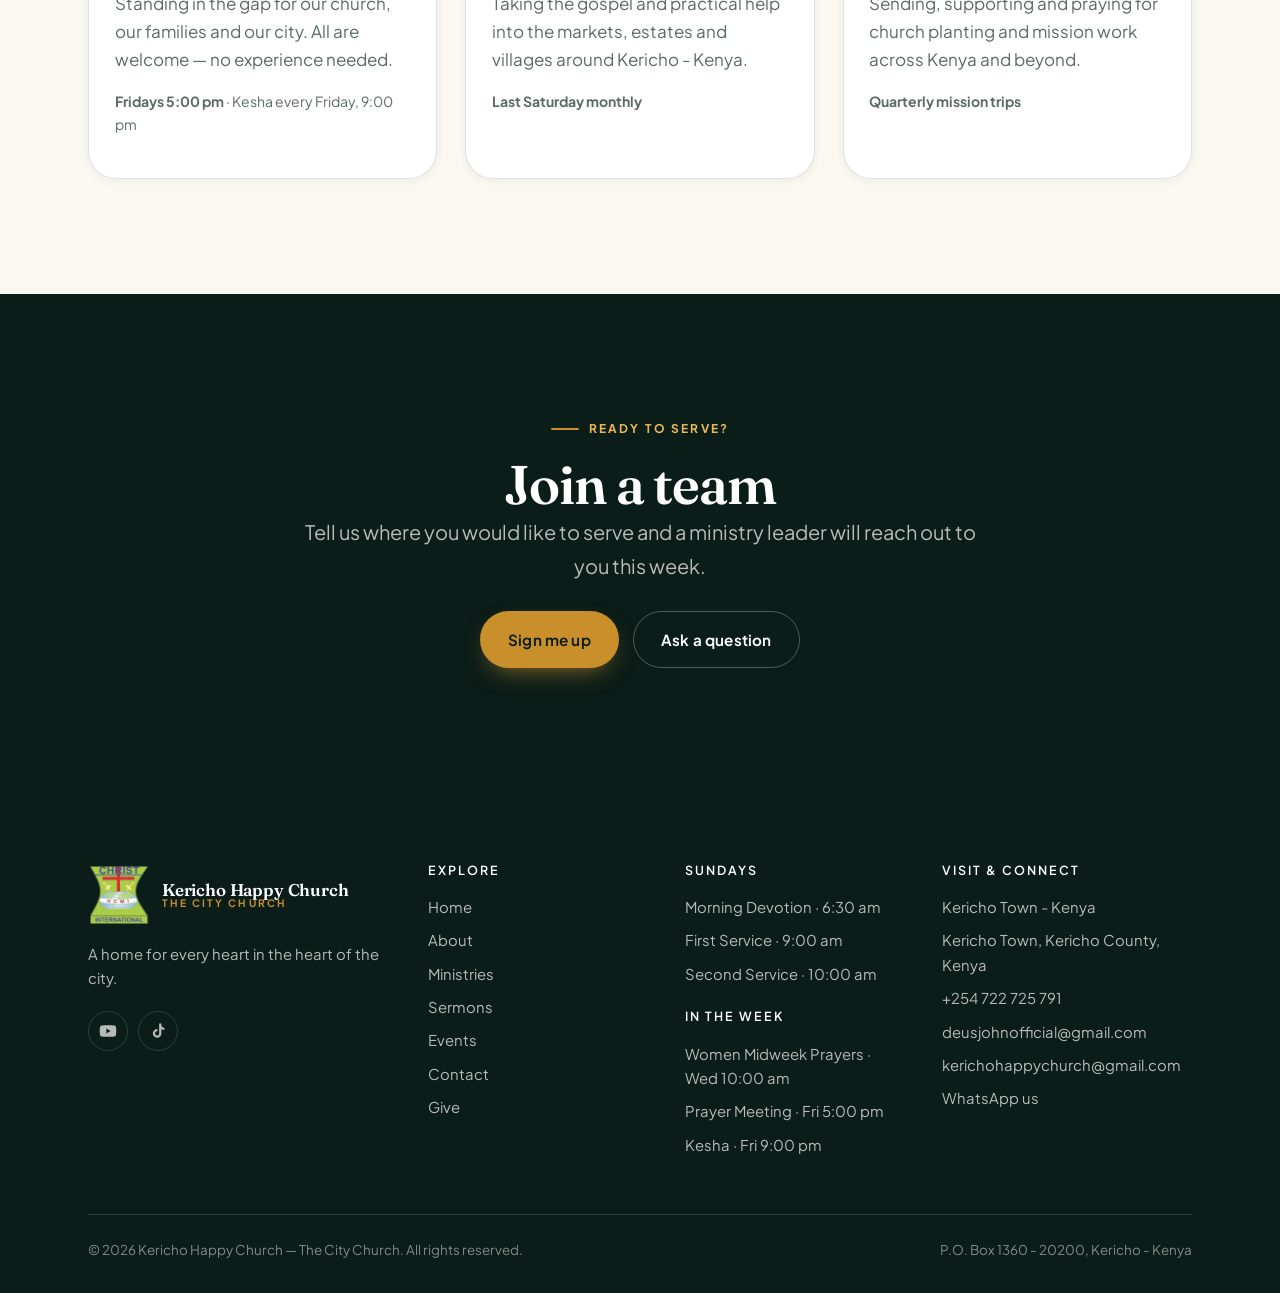
<file: ministries.html>
<!DOCTYPE html>
<html lang="en">
<head>
<meta charset="utf-8">
<meta name="viewport" content="width=device-width, initial-scale=1">
<title>Ministries — Kericho Happy Church</title>
<meta name="description" content="Kids, youth, worship, prayer, outreach and more — find your place to belong and serve at Kericho Happy Church.">
<link rel="icon" href="assets/img/brand/favicon.ico" sizes="any">
<link rel="icon" href="assets/img/brand/mark-64.png" type="image/png">
<link rel="apple-touch-icon" href="assets/img/brand/mark-180.png">
<link rel="preconnect" href="https://fonts.googleapis.com">
<link rel="preconnect" href="https://fonts.gstatic.com" crossorigin>
<link href="https://fonts.googleapis.com/css2?family=Fraunces:ital,opsz,wght@0,9..144,400..700;1,9..144,400..600&family=Plus+Jakarta+Sans:wght@400;500;600;700&display=swap" rel="stylesheet">
<link rel="stylesheet" href="assets/css/styles.css?v=202609231622">
</head>
<body>
<div data-header></div>
<main id="main">

  <section class="page-hero">
    <div class="wrap">
      <p class="crumbs"><a href="index.html">Home</a> &nbsp;/&nbsp; Ministries</p>
      <span class="eyebrow">Belong &amp; serve</span>
      <h1 class="h-1">There is a place here with your name on it</h1>
      <p class="lead">Six ministries, one family. However God has gifted you, there is a team that needs exactly that.</p>
    </div>
  </section>

  <section class="section">
    <div class="wrap">
      <div class="btn-row" data-filter-bar style="margin-bottom:2.5rem" role="group" aria-label="Filter ministries">
        <button class="btn btn-gold btn-sm" data-filter="all">All</button>
        <button class="btn btn-ghost btn-sm" data-filter="generations">Generations</button>
        <button class="btn btn-ghost btn-sm" data-filter="worship">Worship &amp; Word</button>
        <button class="btn btn-ghost btn-sm" data-filter="outreach">Outreach</button>
      </div>

      <div class="grid g-3">
        <article class="feature" data-cat="generations" data-reveal data-delay="1">
          <div class="feature-art"><img src="assets/img/art-kids.svg" data-photo="kids" alt=""></div>
          <div class="feature-body"><span class="tag">Ages 3&ndash;12</span><h3 class="h-3" style="margin-top:.75rem">Sunday School - Happy Kids</h3>
          <p style="color:var(--muted)">Bible stories, songs, crafts and lots of joy &mdash; in a safe, checked-in environment during the Sunday services.</p>
          <p class="small" style="color:var(--muted)"><b>Sundays 9:00 am</b> &middot; Children's Hall</p></div>
        </article>

        <article class="feature" data-cat="generations" data-reveal data-delay="2">
          <div class="feature-art"><img src="assets/img/art-youth.svg" data-photo="youth" alt=""></div>
          <div class="feature-body"><span class="tag">Ages 13&ndash;19</span><h3 class="h-3" style="margin-top:.75rem">City Youth</h3>
          <p style="color:var(--muted)">Teens growing in faith, friendship and confidence &mdash; worship, teaching, games and mentoring.</p>
          <p class="small" style="color:var(--muted)"><b>Saturdays 3:00 pm</b> &middot; Youth Room</p></div>
        </article>

        <article class="feature" data-cat="worship" data-reveal data-delay="1">
          <div class="feature-art"><img src="assets/img/art-worship.svg" data-photo="worship" alt=""></div>
          <div class="feature-body"><span class="tag">Music &amp; media</span><h3 class="h-3" style="margin-top:.75rem">Worship Team</h3>
          <p style="color:var(--muted)">Singers, instrumentalists, sound and media &mdash; leading the church into the presence of God every week.</p>
          <p class="small" style="color:var(--muted)"><b>Rehearsals Saturdays 3:00 pm</b></p></div>
        </article>

        <article class="feature" data-cat="worship" data-reveal data-delay="2">
          <div class="feature-art"><img src="assets/img/art-prayer.svg" data-photo="prayer" alt=""></div>
          <div class="feature-body"><span class="tag gold">Every week</span><h3 class="h-3" style="margin-top:.75rem">Prayer &amp; Intercession</h3>
          <p style="color:var(--muted)">Standing in the gap for our church, our families and our city. All are welcome &mdash; no experience needed.</p>
          <p class="small" style="color:var(--muted)"><b>Fridays 5:00 pm</b> &middot; Kesha every Friday, 9:00 pm</p></div>
        </article>

        <article class="feature" data-cat="outreach" data-reveal data-delay="1">
          <div class="feature-art"><img src="assets/img/art-outreach.svg" data-photo="outreach" alt=""></div>
          <div class="feature-body"><span class="tag gold">Monthly</span><h3 class="h-3" style="margin-top:.75rem">City Outreach</h3>
          <p style="color:var(--muted)">Taking the gospel and practical help into the markets, estates and villages around Kericho - Kenya.</p>
          <p class="small" style="color:var(--muted)"><b>Last Saturday monthly</b></p></div>
        </article>

        <article class="feature" data-cat="outreach" data-reveal data-delay="3">
          <div class="feature-art"><img src="assets/img/art-mission.svg" data-photo="missions" alt=""></div>
          <div class="feature-body"><span class="tag">Beyond Kericho</span><h3 class="h-3" style="margin-top:.75rem">Missions</h3>
          <p style="color:var(--muted)">Sending, supporting and praying for church planting and mission work across Kenya and beyond.</p>
          <p class="small" style="color:var(--muted)"><b>Quarterly mission trips</b></p></div>
        </article>
      </div>
    </div>
  </section>

  <section class="section tint-dark">
    <div class="wrap wrap-narrow center" data-reveal>
      <span class="eyebrow" style="justify-content:center">Ready to serve?</span>
      <h2 class="h-1">Join a team</h2>
      <p class="lead">Tell us where you would like to serve and a ministry leader will reach out to you this week.</p>
      <div class="btn-row" style="justify-content:center;margin-top:1.75rem">
        <a class="btn btn-gold" href="contact.html">Sign me up</a>
        <a class="btn btn-ghost" data-href="whatsapp" href="#" target="_blank" rel="noopener">Ask a question</a>
      </div>
    </div>
  </section>

</main>
<div data-footer></div>
<script src="assets/js/site.config.js?v=202609231622"></script>
<script src="assets/js/site.js?v=202609231622"></script>
</body>
</html>
</file>
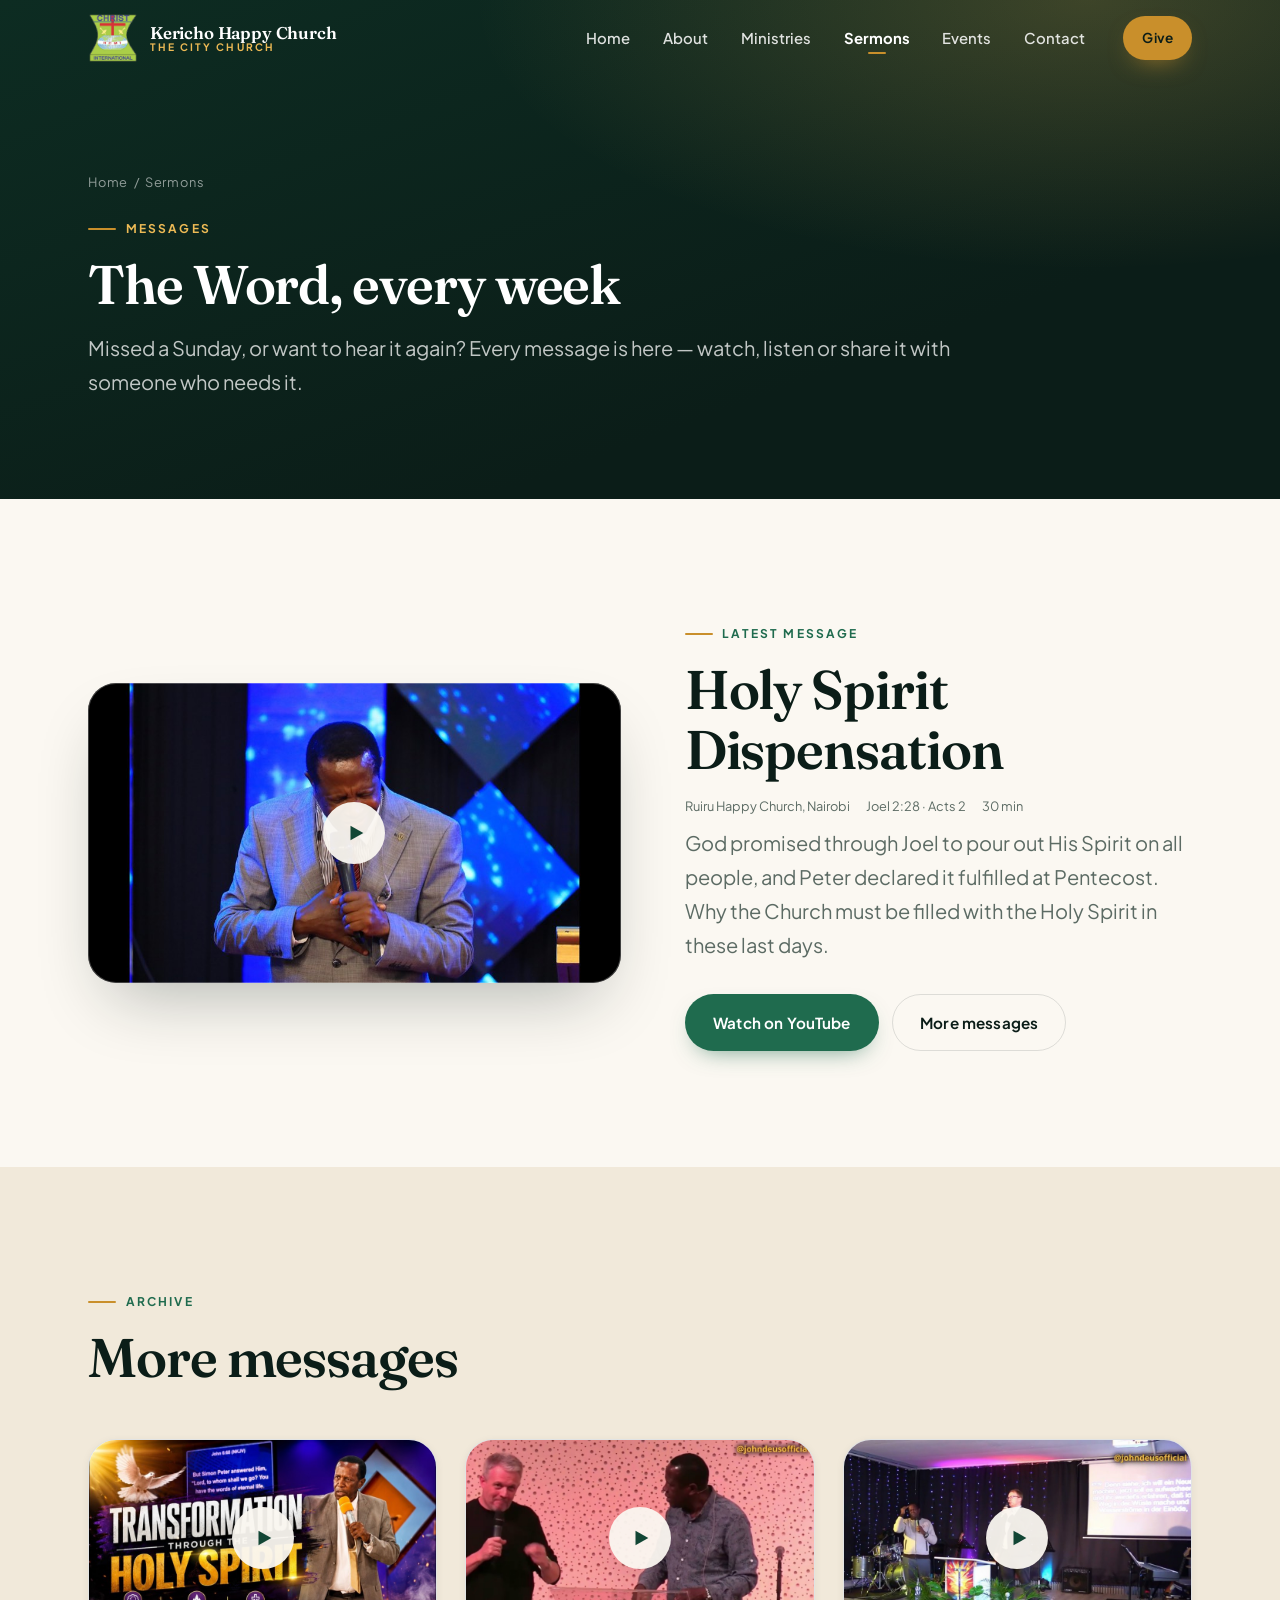
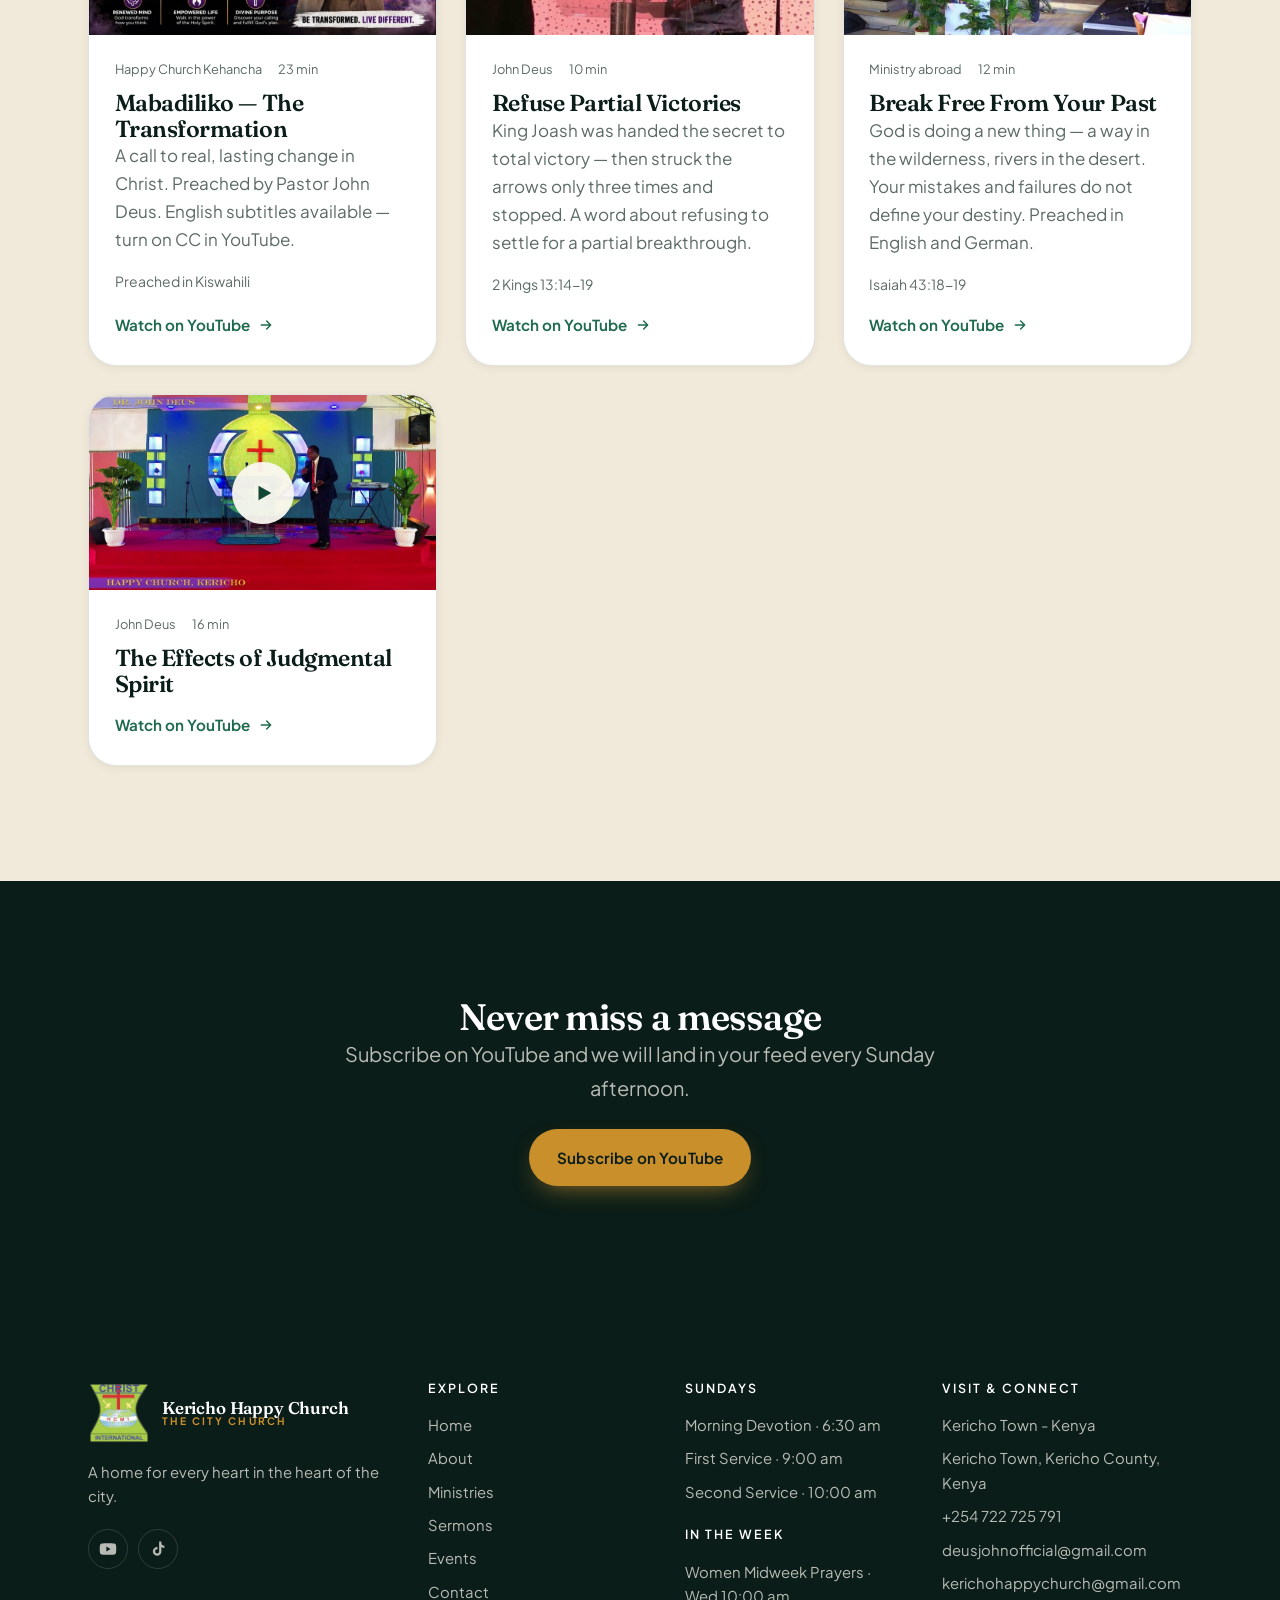
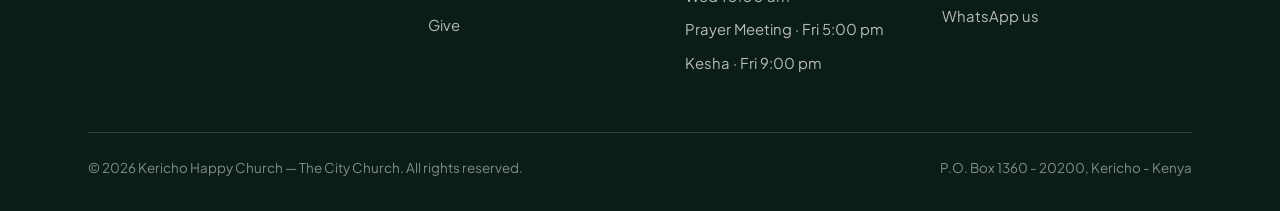
<file: sermons.html>
<!DOCTYPE html>
<html lang="en">
<head>
<meta charset="utf-8">
<meta name="viewport" content="width=device-width, initial-scale=1">
<title>Sermons — Kericho Happy Church</title>
<meta name="description" content="Watch and listen to messages from Kericho Happy Church. Catch up on the latest series any time.">
<link rel="icon" href="assets/img/brand/favicon.ico" sizes="any">
<link rel="icon" href="assets/img/brand/mark-64.png" type="image/png">
<link rel="apple-touch-icon" href="assets/img/brand/mark-180.png">
<link rel="preconnect" href="https://fonts.googleapis.com">
<link rel="preconnect" href="https://fonts.gstatic.com" crossorigin>
<link href="https://fonts.googleapis.com/css2?family=Fraunces:ital,opsz,wght@0,9..144,400..700;1,9..144,400..600&family=Plus+Jakarta+Sans:wght@400;500;600;700&display=swap" rel="stylesheet">
<link rel="stylesheet" href="assets/css/styles.css?v=202609231622">
</head>
<body>
<div data-header></div>
<main id="main">

  <section class="page-hero">
    <div class="wrap">
      <p class="crumbs"><a href="index.html">Home</a> &nbsp;/&nbsp; Sermons</p>
      <span class="eyebrow">Messages</span>
      <h1 class="h-1">The Word, every week</h1>
      <p class="lead">Missed a Sunday, or want to hear it again? Every message is here &mdash; watch, listen or share it with someone who needs it.</p>
    </div>
  </section>

  <!-- Featured -->
  <section class="section">
    <div class="wrap">
      <div class="split" data-sermon-featured data-reveal></div>
    </div>
  </section>

  <!-- Archive -->
  <section class="section tint-sand">
    <div class="wrap">
      <div class="section-head" data-reveal>
        <span class="eyebrow">Archive</span>
        <h2 class="h-1">More messages</h2>
      </div>
      <div class="btn-row" data-filter-bar data-filter-auto style="margin-bottom:2.5rem" role="group" aria-label="Filter sermons by series"></div>

      <div class="grid g-3" data-sermons="0" data-sermons-from="1"></div>
    </div>
  </section>

  <section class="section tint-dark">
    <div class="wrap wrap-narrow center" data-reveal>
      <h2 class="h-2">Never miss a message</h2>
      <p class="lead">Subscribe on YouTube and we will land in your feed every Sunday afternoon.</p>
      <div class="btn-row" style="justify-content:center;margin-top:1.5rem">
        <a class="btn btn-gold" id="ytLink" href="#" target="_blank" rel="noopener">Subscribe on YouTube</a>
      </div>
    </div>
  </section>

</main>
<div data-footer></div>
<script src="assets/js/site.config.js?v=202609231622"></script>
<script src="assets/js/site.js?v=202609231622"></script>
<script>
  /* The sermon list now lives in assets/js/site.config.js (window.SERMONS)
     so the homepage and this page always show the same thing. */
  document.addEventListener("DOMContentLoaded", function () {
    var y = document.getElementById("ytLink");
    if (y) y.href = window.CHURCH.social.youtube;
  });
</script>
</body>
</html>
</file>
<file: assets/css/styles.css>
/* =============================================================
   HAPPY CHURCH KERICHO — THE CITY CHURCH
   Design system + site styles.
   Palette inspired by Kericho tea country: evergreen, gold, cream.
   ============================================================= */

/* ---------- 1. TOKENS ---------------------------------------- */
:root {
  /* Colour */
  --ink:        #0B1D18;   /* deepest green-black — text & dark sections */
  --ink-soft:   #143229;
  --leaf:       #1F6B4E;   /* tea green — primary brand */
  --leaf-deep:  #124635;
  --leaf-light: #4FA37C;
  --gold:       #C98F2B;   /* warm harvest gold — accent */
  --gold-light: #EDBA55;
  --gold-glow:  #F6D98A;
  --cream:      #FBF8F2;   /* page background */
  --sand:       #F1E9DA;   /* panel background */
  --sand-deep:  #E3D6C0;
  --white:      #FFFFFF;

  --muted:      #5C6B64;
  --line:       rgba(11, 29, 24, .12);
  --line-dark:  rgba(255, 255, 255, .14);

  /* Type */
  --display: "Fraunces", "Iowan Old Style", Georgia, "Times New Roman", serif;
  --sans: "Plus Jakarta Sans", -apple-system, BlinkMacSystemFont, "Segoe UI", Roboto, Helvetica, Arial, sans-serif;

  /* Space & shape */
  --gutter: clamp(1.25rem, 4vw, 3rem);
  --maxw: 1200px;
  --maxw-narrow: 780px;
  --r-sm: 10px;
  --r-md: 18px;
  --r-lg: 28px;
  --r-pill: 999px;

  /* Elevation */
  --sh-sm: 0 2px 8px rgba(11,29,24,.06);
  --sh-md: 0 12px 32px -12px rgba(11,29,24,.18);
  --sh-lg: 0 32px 70px -24px rgba(11,29,24,.32);

  --ease: cubic-bezier(.22,.61,.36,1);
  --nav-h: 76px;
}

/* ---------- 2. RESET ----------------------------------------- */
*, *::before, *::after { box-sizing: border-box; }
html { -webkit-text-size-adjust: 100%; scroll-behavior: smooth; scroll-padding-top: calc(var(--nav-h) + 16px); }
body {
  margin: 0;
  font-family: var(--sans);
  font-size: 1.0625rem;
  line-height: 1.65;
  color: var(--ink);
  background: var(--cream);
  -webkit-font-smoothing: antialiased;
  overflow-x: hidden;
}
img, svg, video { max-width: 100%; display: block; }
a { color: inherit; text-decoration: none; }
button { font: inherit; color: inherit; cursor: pointer; }
ul, ol { margin: 0; padding: 0; list-style: none; }
h1, h2, h3, h4 { margin: 0; font-family: var(--display); font-weight: 600; line-height: 1.1; letter-spacing: -.02em; }
p { margin: 0 0 1em; }
:focus-visible { outline: 3px solid var(--gold); outline-offset: 3px; border-radius: 4px; }

/* ---------- 3. TYPE SCALE ------------------------------------ */
.h-hero  { font-size: clamp(2.75rem, 7.5vw, 5.25rem); line-height: 1.02; }
.h-1     { font-size: clamp(2.1rem, 4.6vw, 3.4rem); }
.h-2     { font-size: clamp(1.6rem, 3vw, 2.3rem); }
.h-3     { font-size: clamp(1.2rem, 2vw, 1.45rem); }
.lead    { font-size: clamp(1.05rem, 1.6vw, 1.25rem); color: var(--muted); line-height: 1.7; }
.small   { font-size: .875rem; }
.serif-i { font-family: var(--display); font-style: italic; font-weight: 400; }

.eyebrow {
  display: inline-flex; align-items: center; gap: .6rem;
  font-size: .75rem; font-weight: 700; letter-spacing: .18em; text-transform: uppercase;
  color: var(--leaf); margin-bottom: 1rem;
}
.eyebrow::before { content: ""; width: 28px; height: 2px; background: var(--gold); border-radius: 2px; }
.on-dark .eyebrow, .tint-dark .eyebrow, .hero .eyebrow, .page-hero .eyebrow { color: var(--gold-light); }

/* ---------- 4. LAYOUT ---------------------------------------- */
.wrap { width: 100%; max-width: var(--maxw); margin-inline: auto; padding-inline: var(--gutter); }
.wrap-narrow { max-width: var(--maxw-narrow); }
.section { padding-block: clamp(4rem, 9vw, 7.5rem); position: relative; }
.section-head { max-width: 62ch; margin-bottom: clamp(2rem, 4vw, 3.25rem); }
.section-head.center { margin-inline: auto; text-align: center; }
.section-head.center .eyebrow { justify-content: center; }
.grid { display: grid; gap: clamp(1rem, 2.2vw, 1.75rem); }
.g-2 { grid-template-columns: repeat(2, 1fr); }
.g-3 { grid-template-columns: repeat(3, 1fr); }
.g-4 { grid-template-columns: repeat(4, 1fr); }
.stack-sm > * + * { margin-top: .5rem; }
.center { text-align: center; }
.mt-2 { margin-top: 2rem; }
.tint-sand { background: var(--sand); }
.tint-dark { background: var(--ink); color: var(--cream); }
.on-dark, .tint-dark { color: rgba(251,248,242,.82); }
.on-dark h1, .on-dark h2, .on-dark h3, .tint-dark h1, .tint-dark h2, .tint-dark h3 { color: var(--white); }
.on-dark .lead, .tint-dark .lead { color: rgba(251,248,242,.72); }

/* ---------- 5. BUTTONS --------------------------------------- */
.btn {
  --btn-bg: var(--leaf); --btn-fg: #fff; --btn-bd: transparent;
  display: inline-flex; align-items: center; justify-content: center; gap: .6rem;
  padding: .95rem 1.7rem; border: 1.5px solid var(--btn-bd); border-radius: var(--r-pill);
  background: var(--btn-bg); color: var(--btn-fg);
  font-weight: 650; font-size: .95rem; letter-spacing: .01em;
  transition: transform .25s var(--ease), box-shadow .25s var(--ease), background .25s var(--ease), color .25s var(--ease);
  box-shadow: 0 10px 24px -12px rgba(31,107,78,.7);
  will-change: transform;
}
.btn:hover { transform: translateY(-2px); box-shadow: 0 16px 30px -12px rgba(31,107,78,.75); }
.btn:active { transform: translateY(0); }
.btn-gold { --btn-bg: var(--gold); --btn-fg: var(--ink); box-shadow: 0 10px 26px -12px rgba(201,143,43,.85); }
.btn-gold:hover { --btn-bg: var(--gold-light); }
.btn-ghost { --btn-bg: transparent; --btn-fg: var(--ink); --btn-bd: var(--line); box-shadow: none; }
.btn-ghost:hover { --btn-bd: var(--leaf); --btn-fg: var(--leaf); box-shadow: none; }
.on-dark .btn-ghost, .tint-dark .btn-ghost, .hero .btn-ghost, .page-hero .btn-ghost { --btn-fg: #fff; --btn-bd: rgba(255,255,255,.28); }
.on-dark .btn-ghost:hover, .tint-dark .btn-ghost:hover { --btn-bd: var(--gold); --btn-fg: var(--gold-light); }
.btn-sm { padding: .6rem 1.15rem; font-size: .85rem; }
.btn-row { display: flex; flex-wrap: wrap; gap: .85rem; }

.link-arrow {
  display: inline-flex; align-items: center; gap: .5rem;
  font-weight: 650; color: var(--leaf); font-size: .95rem;
}
.link-arrow svg { transition: transform .3s var(--ease); }
.link-arrow:hover svg { transform: translateX(5px); }
.on-dark .link-arrow, .tint-dark .link-arrow { color: var(--gold-light); }

/* ---------- 6. HEADER / NAV ---------------------------------- */
.skip {
  position: absolute; left: -9999px; top: 0; z-index: 200;
  background: var(--ink); color: #fff; padding: .8rem 1.2rem; border-radius: 0 0 var(--r-sm) 0;
}
.skip:focus { left: 0; }

.site-header {
  position: fixed; inset: 0 0 auto 0; z-index: 100;
  height: var(--nav-h);
  display: flex; align-items: center;
  transition: background .35s var(--ease), box-shadow .35s var(--ease), backdrop-filter .35s var(--ease);
}
.site-header.is-stuck {
  background: rgba(251,248,242,.86);
  backdrop-filter: saturate(180%) blur(14px);
  -webkit-backdrop-filter: saturate(180%) blur(14px);
  box-shadow: 0 1px 0 var(--line), 0 10px 30px -22px rgba(11,29,24,.5);
}
.nav-inner { display: flex; align-items: center; gap: 1.5rem; width: 100%; }

/* Every page opens with a dark hero, so the transparent header is light
   until it sticks, then flips to the cream/ink treatment. */
.site-header:not(.is-stuck) { color: #fff; }
.site-header:not(.is-stuck) .brand-name { color: #fff; }
.site-header:not(.is-stuck) .brand-sub { color: var(--gold-light); }
.site-header:not(.is-stuck) .nav-links a { color: rgba(255,255,255,.86); }
.site-header:not(.is-stuck) .nav-links a:hover,
.site-header:not(.is-stuck) .nav-links a[aria-current="page"] { color: #fff; }
.site-header:not(.is-stuck) .nav-toggle { border-color: rgba(255,255,255,.3); }
.site-header:not(.is-stuck) .nav-toggle span,
.site-header:not(.is-stuck) .nav-toggle span::before,
.site-header:not(.is-stuck) .nav-toggle span::after { background: #fff; }
body.menu-open .site-header { background: var(--cream); color: var(--ink); }
body.menu-open .site-header .brand-name { color: var(--ink); }
body.menu-open .site-header .brand-sub { color: var(--gold); }
body.menu-open .nav-toggle { border-color: var(--line); }
body.menu-open .nav-toggle span::before,
body.menu-open .nav-toggle span::after { background: var(--ink); }

.brand { display: flex; align-items: center; gap: .75rem; margin-right: auto; }
.brand-mark {
  width: 42px; height: 42px; flex: none; border-radius: 12px;
  background: linear-gradient(145deg, var(--leaf), var(--leaf-deep));
  display: grid; place-items: center; color: var(--gold-light);
  box-shadow: 0 6px 16px -8px rgba(18,70,53,.9);
}
.brand-mark svg { width: 22px; height: 22px; }
/* When a real logo file is set, the mark becomes a plain frame for it
   rather than the gradient tile used by the built-in dove. */
/* The processed logo is transparent, so it sits straight on the page with
   no tile behind it. It is detailed artwork, so give it a little more room
   than the built-in dove mark. */
.brand-mark.has-logo { background: none; box-shadow: none; border-radius: 0; width: 50px; height: 50px; }
.brand-mark.has-logo img { width: 100%; height: 100%; object-fit: contain; }
.site-footer .brand-mark.has-logo { width: 62px; height: 62px; }

/* Real photographs fill their frame the same way the illustrations did. */
img.is-photo { width: 100%; height: 100%; object-fit: cover; }

/* A hero photo needs a scrim, or white type on it becomes unreadable. */
.hero-bg { background-size: cover; background-position: center; }
.hero.has-photo .hero-bg::before {
  background:
    linear-gradient(180deg, rgba(8,21,15,.55) 0%, rgba(8,21,15,.35) 40%, rgba(8,21,15,.88) 100%),
    linear-gradient(90deg, rgba(8,21,15,.75) 0%, rgba(8,21,15,.15) 70%);
}
.hero.has-photo .hero-hills { opacity: .35; }
.brand-text { display: flex; flex-direction: column; line-height: 1.05; }
.brand-name { font-family: var(--display); font-weight: 600; font-size: 1.06rem; letter-spacing: -.01em; }
.brand-sub { font-size: .64rem; letter-spacing: .2em; text-transform: uppercase; color: var(--gold); font-weight: 700; }

.nav-links { display: flex; align-items: center; gap: .35rem; }
.nav-links a {
  position: relative; padding: .55rem .85rem; border-radius: var(--r-pill);
  font-size: .93rem; font-weight: 550; color: var(--ink);
  transition: color .2s var(--ease), background .2s var(--ease);
}
.nav-links a::after {
  content: ""; position: absolute; left: 50%; bottom: .3rem; translate: -50% 0;
  width: 0; height: 2px; background: var(--gold); border-radius: 2px;
  transition: width .28s var(--ease);
}
.nav-links a:hover { color: var(--leaf); }
.nav-links a:hover::after, .nav-links a[aria-current="page"]::after { width: 18px; }
.nav-links a[aria-current="page"] { color: var(--leaf); font-weight: 700; }

.nav-cta { display: flex; align-items: center; gap: .6rem; }

.nav-toggle {
  display: none; width: 44px; height: 44px; border: 1.5px solid var(--line);
  background: transparent; border-radius: 12px; place-items: center;
}
.nav-toggle span { display: block; width: 18px; height: 2px; background: var(--ink); border-radius: 2px; position: relative; transition: background .2s; }
.nav-toggle span::before, .nav-toggle span::after {
  content: ""; position: absolute; left: 0; width: 18px; height: 2px; background: var(--ink); border-radius: 2px;
  transition: transform .3s var(--ease), top .2s var(--ease);
}
.nav-toggle span::before { top: -6px; }
.nav-toggle span::after  { top: 6px; }
body.menu-open .nav-toggle span { background: transparent; }
body.menu-open .nav-toggle span::before { top: 0; transform: rotate(45deg); }
body.menu-open .nav-toggle span::after  { top: 0; transform: rotate(-45deg); }

/* Mobile drawer */
.nav-drawer {
  position: fixed; inset: var(--nav-h) 0 0 0; z-index: 99;
  background: var(--cream);
  padding: 2rem var(--gutter) 3rem;
  display: flex; flex-direction: column; gap: .25rem;
  transform: translateY(-12px); opacity: 0; pointer-events: none;
  transition: opacity .3s var(--ease), transform .3s var(--ease);
  overflow-y: auto;
}
body.menu-open .nav-drawer { opacity: 1; transform: none; pointer-events: auto; }
.nav-drawer a.drawer-link {
  font-family: var(--display); font-size: 1.65rem; font-weight: 600;
  padding: .7rem 0; border-bottom: 1px solid var(--line);
}
.nav-drawer a.drawer-link[aria-current="page"] { color: var(--leaf); }
.drawer-foot { margin-top: auto; padding-top: 2rem; display: grid; gap: .75rem; }

/* ---------- 7. HERO ------------------------------------------ */
.hero {
  position: relative; min-height: min(100svh, 900px);
  display: flex; align-items: flex-end;
  padding-top: calc(var(--nav-h) + 4rem); padding-bottom: clamp(2.5rem, 6vw, 5rem);
  color: #fff; overflow: hidden; isolation: isolate;
}
.hero-bg { position: absolute; inset: 0; z-index: -3; background: var(--ink); }
/* Layered "tea hills at dawn" scene, drawn in CSS — swap for a photo any time */
.hero-bg::before {
  content: ""; position: absolute; inset: 0;
  background:
    radial-gradient(120% 80% at 78% 8%, rgba(246,217,138,.30) 0%, rgba(246,217,138,0) 55%),
    radial-gradient(90% 60% at 12% 92%, rgba(79,163,124,.35) 0%, rgba(79,163,124,0) 60%),
    linear-gradient(165deg, #0d2c22 0%, #0B1D18 55%, #08150f 100%);
}
.hero-bg::after {
  content: ""; position: absolute; inset: 0;
  background-image:
    radial-gradient(rgba(255,255,255,.05) 1px, transparent 1px);
  background-size: 3px 3px; opacity: .5; mix-blend-mode: overlay;
}
.hero-hills { position: absolute; inset: auto 0 0 0; z-index: -2; width: 100%; height: auto; opacity: .85; }
.hero-glow {
  position: absolute; z-index: -2; width: 55vw; height: 55vw; max-width: 620px; max-height: 620px;
  right: -8vw; top: -12vw; border-radius: 50%;
  background: radial-gradient(circle, rgba(237,186,85,.34), rgba(237,186,85,0) 68%);
  filter: blur(10px); animation: float 14s ease-in-out infinite;
}
@keyframes float { 0%,100% { transform: translate3d(0,0,0) scale(1); } 50% { transform: translate3d(-2%, 3%, 0) scale(1.06); } }

.hero-inner { position: relative; width: 100%; }
.hero-badge {
  display: inline-flex; align-items: center; gap: .55rem;
  padding: .45rem .95rem .45rem .5rem; border-radius: var(--r-pill);
  background: rgba(255,255,255,.1); border: 1px solid rgba(255,255,255,.18);
  backdrop-filter: blur(8px); font-size: .8rem; font-weight: 600; letter-spacing: .02em;
  margin-bottom: 1.5rem;
}
.hero-badge .dot { width: 8px; height: 8px; border-radius: 50%; background: var(--gold-light); box-shadow: 0 0 0 4px rgba(237,186,85,.22); animation: pulse 2.4s ease-in-out infinite; }
@keyframes pulse { 0%,100% { box-shadow: 0 0 0 4px rgba(237,186,85,.22); } 50% { box-shadow: 0 0 0 9px rgba(237,186,85,0); } }

.hero h1 { color: #fff; max-width: 15ch; text-wrap: balance; }
.hero h1 em { font-style: italic; font-weight: 400; color: var(--gold-glow); }
.hero-sub { max-width: 48ch; color: rgba(255,255,255,.78); font-size: clamp(1.05rem, 1.7vw, 1.28rem); margin-top: 1.5rem; }
.hero .btn-row { margin-top: 2.25rem; }

/* Service strip pinned under hero */
.hero-strip {
  margin-top: clamp(2.5rem, 6vw, 4.5rem);
  display: grid; grid-template-columns: repeat(4, 1fr); gap: 1px;
  background: rgba(255,255,255,.14);
  border: 1px solid rgba(255,255,255,.14); border-radius: var(--r-md); overflow: hidden;
  backdrop-filter: blur(10px);
}
.hero-strip div { background: rgba(11,29,24,.45); padding: 1.15rem 1.25rem; }
.hero-strip dt { font-size: .68rem; letter-spacing: .16em; text-transform: uppercase; color: var(--gold-light); font-weight: 700; }
.hero-strip dd { margin: .35rem 0 0; font-family: var(--display); font-size: 1.15rem; color: #fff; }
.hero-strip small { display: block; color: rgba(255,255,255,.6); font-size: .78rem; font-family: var(--sans); }

.scroll-cue {
  position: absolute; left: 50%; bottom: 1.1rem; translate: -50% 0;
  font-size: .68rem; letter-spacing: .2em; text-transform: uppercase; color: rgba(255,255,255,.45);
  display: flex; flex-direction: column; align-items: center; gap: .5rem;
}
.scroll-cue i { display: block; width: 1px; height: 34px; background: linear-gradient(rgba(255,255,255,.5), transparent); animation: cue 2s var(--ease) infinite; }
@keyframes cue { 0% { transform: scaleY(.2); transform-origin: top; opacity: 0; } 40% { opacity: 1; } 100% { transform: scaleY(1); transform-origin: top; opacity: 0; } }

/* ---------- 8. PAGE HEADER (inner pages) --------------------- */
.page-hero {
  position: relative; padding-top: calc(var(--nav-h) + clamp(3.5rem, 8vw, 6rem));
  padding-bottom: clamp(3rem, 7vw, 5rem);
  background: linear-gradient(160deg, #0d2c22, #0B1D18 70%);
  color: #fff; overflow: hidden; isolation: isolate;
}
.page-hero::before {
  content: ""; position: absolute; inset: 0; z-index: -1;
  background: radial-gradient(80% 90% at 85% 0%, rgba(237,186,85,.22), transparent 60%);
}
.page-hero h1 { color: #fff; max-width: 18ch; }
.page-hero .lead { color: rgba(255,255,255,.75); max-width: 58ch; margin-top: 1rem; }
.crumbs { font-size: .8rem; color: rgba(255,255,255,.55); margin-bottom: 1rem; letter-spacing: .06em; }
.crumbs a:hover { color: var(--gold-light); }

/* ---------- 9. CARDS ----------------------------------------- */
.card {
  background: var(--white); border: 1px solid var(--line); border-radius: var(--r-md);
  padding: 1.75rem; box-shadow: var(--sh-sm);
  transition: transform .35s var(--ease), box-shadow .35s var(--ease), border-color .35s var(--ease);
}
.card:hover { transform: translateY(-4px); box-shadow: var(--sh-md); border-color: rgba(31,107,78,.25); }

/* Light cards keep their own colour context even inside a dark section,
   otherwise the .tint-dark heading colour makes them white-on-white. */
.card, .feature { color: var(--ink); }
.tint-dark .card h1, .tint-dark .card h2, .tint-dark .card h3,
.tint-dark .feature h1, .tint-dark .feature h2, .tint-dark .feature h3,
.on-dark .card h3, .on-dark .feature h3 { color: var(--ink); }
.tint-dark .card .link-arrow, .tint-dark .feature .link-arrow,
.on-dark .card .link-arrow, .on-dark .feature .link-arrow { color: var(--leaf); }
.card h3 { margin-bottom: .5rem; }
a.card { display: block; }
a.card p:last-child { margin-bottom: 0; }
.card p:last-child { margin-bottom: 0; }
.card-icon {
  width: 48px; height: 48px; border-radius: 14px; display: grid; place-items: center;
  background: linear-gradient(145deg, rgba(31,107,78,.12), rgba(31,107,78,.04));
  color: var(--leaf); margin-bottom: 1.15rem;
}
.card-icon svg { width: 24px; height: 24px; }
.card.gold .card-icon { background: linear-gradient(145deg, rgba(201,143,43,.16), rgba(201,143,43,.05)); color: var(--gold); }

/* Feature card with image band */
.feature {
  position: relative; border-radius: var(--r-lg); overflow: hidden;
  background: var(--white); border: 1px solid var(--line); box-shadow: var(--sh-sm);
  transition: transform .4s var(--ease), box-shadow .4s var(--ease);
  display: flex; flex-direction: column;
}
.feature:hover { transform: translateY(-6px); box-shadow: var(--sh-lg); }
.feature-art { aspect-ratio: 16 / 10; position: relative; overflow: hidden; }
/* Head-and-shoulders portraits need an upright frame — a 16:10 crop cuts
   faces off at the forehead. Bias the crop upward so heads sit correctly. */
.feature-art.is-portrait { aspect-ratio: 4 / 5; }
.feature-art.is-portrait img { object-position: 50% 22%; }
.feature-art > svg, .feature-art > img { width: 100%; height: 100%; object-fit: cover; transition: transform .6s var(--ease); }
.feature:hover .feature-art > svg, .feature:hover .feature-art > img { transform: scale(1.05); }
.feature-body { padding: 1.5rem 1.6rem 1.75rem; flex: 1; display: flex; flex-direction: column; }
.feature-body .link-arrow { margin-top: auto; padding-top: 1rem; }
.tag {
  display: inline-block; align-self: flex-start; padding: .3rem .7rem; border-radius: var(--r-pill);
  background: rgba(31,107,78,.1); color: var(--leaf-deep);
  font-size: .72rem; font-weight: 700; letter-spacing: .06em; text-transform: uppercase;
}
.tag.gold { background: rgba(201,143,43,.14); color: #8a5f14; }

/* Split media + text */
.split { display: grid; grid-template-columns: 1.05fr 1fr; gap: clamp(2rem, 5vw, 4.5rem); align-items: center; }
.split.reverse > :first-child { order: 2; }
.media-frame { position: relative; border-radius: var(--r-lg); overflow: hidden; box-shadow: var(--sh-lg); }
.media-frame::after {
  content: ""; position: absolute; inset: 0; pointer-events: none;
  box-shadow: inset 0 0 0 1px rgba(255,255,255,.25); border-radius: inherit;
}
.media-badge {
  position: absolute; left: 1.25rem; bottom: 1.25rem; z-index: 2;
  background: rgba(251,248,242,.94); backdrop-filter: blur(8px);
  border-radius: var(--r-md); padding: .9rem 1.15rem; box-shadow: var(--sh-md);
  display: flex; align-items: center; gap: .8rem;
}
.media-badge strong { font-family: var(--display); font-size: 1.35rem; display: block; line-height: 1; }
.media-badge span { font-size: .74rem; letter-spacing: .1em; text-transform: uppercase; color: var(--muted); }

/* Stats */
.stats { display: grid; grid-template-columns: repeat(4, 1fr); gap: 1px; background: var(--line-dark); border-radius: var(--r-md); overflow: hidden; }
.stats div { background: var(--ink-soft); padding: 1.75rem 1.25rem; text-align: center; }
.stats strong { display: block; font-family: var(--display); font-size: clamp(2rem, 4vw, 2.9rem); color: var(--gold-light); line-height: 1; }
.stats span { display: block; margin-top: .5rem; font-size: .8rem; letter-spacing: .08em; text-transform: uppercase; color: rgba(255,255,255,.62); }

/* Service time list */
.times { display: grid; gap: .75rem; }
.time-row {
  display: grid; grid-template-columns: auto 1fr auto; gap: 1rem; align-items: center;
  padding: 1.15rem 1.35rem; border-radius: var(--r-md);
  background: var(--white); border: 1px solid var(--line);
  transition: border-color .3s var(--ease), transform .3s var(--ease);
}
.time-row:hover { border-color: var(--leaf-light); transform: translateX(4px); }
.time-row.is-next { border-color: var(--gold); background: linear-gradient(90deg, rgba(201,143,43,.09), transparent 60%); }
.time-day {
  width: 62px; height: 62px; flex: none; border-radius: 14px;
  background: linear-gradient(145deg, var(--leaf), var(--leaf-deep)); color: #fff;
  display: grid; place-content: center; text-align: center; line-height: 1.1;
}
.time-day b { font-family: var(--display); font-size: 1.2rem; }
.time-day span { font-size: .62rem; letter-spacing: .1em; text-transform: uppercase; opacity: .8; }
.time-meta h4 { font-family: var(--display); font-size: 1.15rem; margin-bottom: .15rem; }
.time-meta p { margin: 0; font-size: .88rem; color: var(--muted); }
.time-clock { font-weight: 700; font-variant-numeric: tabular-nums; white-space: nowrap; }

/* Countdown */
.countdown { display: flex; gap: .6rem; }
.countdown div {
  min-width: 68px; padding: .75rem .5rem; border-radius: var(--r-sm); text-align: center;
  background: rgba(255,255,255,.08); border: 1px solid rgba(255,255,255,.14);
}
.countdown b { display: block; font-family: var(--display); font-size: 1.75rem; color: #fff; line-height: 1; font-variant-numeric: tabular-nums; }
.countdown span { font-size: .64rem; letter-spacing: .14em; text-transform: uppercase; color: rgba(255,255,255,.55); }

/* Events */
.event {
  display: grid; grid-template-columns: 96px 1fr auto; gap: 1.5rem; align-items: center;
  padding: 1.5rem 0; border-bottom: 1px solid var(--line);
}
.event:first-of-type { border-top: 1px solid var(--line); }
.event-date {
  text-align: center; border-radius: var(--r-md); padding: .85rem .5rem;
  background: var(--sand); border: 1px solid var(--sand-deep);
}
.event-date b { display: block; font-family: var(--display); font-size: 1.9rem; line-height: 1; color: var(--leaf-deep); }
.event-date span { font-size: .7rem; letter-spacing: .14em; text-transform: uppercase; color: var(--muted); font-weight: 700; }
.event-body h3 { font-size: 1.3rem; margin-bottom: .3rem; }
.event-body p { margin: 0; color: var(--muted); font-size: .92rem; }
.event-meta { display: flex; flex-wrap: wrap; gap: 1rem; margin-top: .5rem; font-size: .84rem; color: var(--muted); }
.event-meta span { display: inline-flex; align-items: center; gap: .35rem; }

/* Sermon card */
.sermon-art { position: relative; aspect-ratio: 16/9; }
.play-btn {
  position: absolute; inset: 0; margin: auto; width: 62px; height: 62px; border-radius: 50%;
  background: rgba(251,248,242,.94); border: none; display: grid; place-items: center;
  color: var(--leaf-deep); box-shadow: var(--sh-md);
  transition: transform .3s var(--ease), background .3s var(--ease);
}
.play-btn:hover { transform: scale(1.09); background: var(--gold-light); }
.play-btn svg { width: 22px; height: 22px; margin-left: 3px; }
.sermon-meta { display: flex; gap: 1rem; font-size: .8rem; color: var(--muted); margin-bottom: .6rem; flex-wrap: wrap; }

/* Testimony slider */
.quotes { position: relative; }
.quote {
  display: none; text-align: center; max-width: 62ch; margin-inline: auto;
  animation: fadeUp .6s var(--ease);
}
.quote.active { display: block; }
.quote blockquote { margin: 0; font-family: var(--display); font-size: clamp(1.3rem, 2.6vw, 1.9rem); line-height: 1.4; font-style: italic; }
.quote figcaption { margin-top: 1.5rem; font-size: .88rem; letter-spacing: .06em; }
.quote figcaption b { display: block; font-size: 1rem; letter-spacing: 0; font-family: var(--sans); }
.quote-dots { display: flex; gap: .5rem; justify-content: center; margin-top: 2.25rem; }
.quote-dots button {
  width: 9px; height: 9px; padding: 0; border-radius: 50%; border: none;
  background: rgba(255,255,255,.28); transition: all .3s var(--ease);
}
.quote-dots button[aria-selected="true"] { background: var(--gold-light); width: 26px; border-radius: var(--r-pill); }

/* Giving */
.give-card {
  background: var(--white); border-radius: var(--r-lg); padding: clamp(1.5rem, 3vw, 2.25rem);
  border: 1px solid var(--line); box-shadow: var(--sh-md);
}
.pay-row {
  display: flex; align-items: center; justify-content: space-between; gap: 1rem;
  padding: .95rem 0; border-bottom: 1px dashed var(--line);
}
.pay-row:last-child { border-bottom: none; }
.pay-row span { font-size: .82rem; letter-spacing: .1em; text-transform: uppercase; color: var(--muted); font-weight: 700; }
.pay-row strong { font-family: var(--display); font-size: 1.4rem; letter-spacing: .02em; }
.copy-btn {
  border: 1.5px solid var(--line); background: transparent; border-radius: var(--r-pill);
  padding: .4rem .85rem; font-size: .78rem; font-weight: 700; color: var(--muted);
  transition: all .25s var(--ease);
}
.copy-btn:hover { border-color: var(--leaf); color: var(--leaf); }
.copy-btn.copied { background: var(--leaf); border-color: var(--leaf); color: #fff; }

/* Forms */
.field { display: grid; gap: .45rem; margin-bottom: 1.15rem; }
.field label { font-size: .82rem; font-weight: 700; letter-spacing: .04em; }
.field input, .field select, .field textarea {
  width: 100%; padding: .85rem 1rem; border-radius: var(--r-sm);
  border: 1.5px solid var(--line); background: var(--white); font: inherit; font-size: .95rem;
  transition: border-color .25s var(--ease), box-shadow .25s var(--ease);
}
.field textarea { min-height: 140px; resize: vertical; }
.field input:focus, .field select:focus, .field textarea:focus {
  outline: none; border-color: var(--leaf); box-shadow: 0 0 0 4px rgba(31,107,78,.12);
}
.form-note { font-size: .82rem; color: var(--muted); }

/* Accordion */
.acc { border-bottom: 1px solid var(--line); }
.acc-btn {
  width: 100%; display: flex; justify-content: space-between; align-items: center; gap: 1rem;
  background: none; border: none; padding: 1.25rem 0; text-align: left;
  font-family: var(--display); font-size: 1.15rem; font-weight: 600;
}
.acc-btn i { flex: none; width: 26px; height: 26px; border-radius: 50%; border: 1.5px solid var(--line); display: grid; place-items: center; font-style: normal; transition: transform .3s var(--ease), background .3s; }
.acc[open] .acc-btn i, .acc-btn[aria-expanded="true"] i { transform: rotate(45deg); background: var(--sand); }
.acc-panel { display: none; padding-bottom: 1.35rem; color: var(--muted); max-width: 70ch; }
.acc-panel.open { display: block; animation: fadeUp .35s var(--ease); }

/* ---------- 10. FOOTER --------------------------------------- */
.site-footer { background: var(--ink); color: rgba(251,248,242,.72); padding-block: clamp(3rem, 7vw, 5rem) 2rem; }
.footer-grid { display: grid; grid-template-columns: 1.4fr 1fr 1fr 1.2fr; gap: clamp(1.5rem, 4vw, 3rem); }
.site-footer h4 { color: #fff; font-family: var(--sans); font-size: .78rem; letter-spacing: .16em; text-transform: uppercase; margin-bottom: 1.1rem; }
.site-footer a:hover { color: var(--gold-light); }
.footer-links li { margin-bottom: .55rem; font-size: .93rem; }
.socials { display: flex; gap: .6rem; margin-top: 1.25rem; }
.socials a {
  width: 40px; height: 40px; border-radius: 50%; border: 1px solid var(--line-dark);
  display: grid; place-items: center; transition: all .3s var(--ease);
}
.socials a:hover { background: var(--gold); border-color: var(--gold); color: var(--ink); transform: translateY(-3px); }
.socials svg { width: 18px; height: 18px; }
.footer-bottom {
  margin-top: 3rem; padding-top: 1.5rem; border-top: 1px solid var(--line-dark);
  display: flex; justify-content: space-between; gap: 1rem; flex-wrap: wrap; font-size: .84rem; color: rgba(251,248,242,.5);
}

/* ---------- 11. ANIMATION ------------------------------------ */
@keyframes fadeUp { from { opacity: 0; transform: translateY(14px); } to { opacity: 1; transform: none; } }
[data-reveal] { opacity: 0; transform: translateY(26px); transition: opacity .8s var(--ease), transform .8s var(--ease); }
[data-reveal].revealed { opacity: 1; transform: none; }
[data-reveal][data-delay="1"] { transition-delay: .09s; }
[data-reveal][data-delay="2"] { transition-delay: .18s; }
[data-reveal][data-delay="3"] { transition-delay: .27s; }
[data-reveal][data-delay="4"] { transition-delay: .36s; }

@media (prefers-reduced-motion: reduce) {
  html { scroll-behavior: auto; }
  *, *::before, *::after { animation-duration: .001ms !important; animation-iteration-count: 1 !important; transition-duration: .001ms !important; }
  [data-reveal] { opacity: 1; transform: none; }
}

/* ---------- 12. RESPONSIVE ----------------------------------- */
@media (max-width: 1024px) {
  .g-4 { grid-template-columns: repeat(2, 1fr); }
  .footer-grid { grid-template-columns: 1fr 1fr; }
  .hero-strip { grid-template-columns: repeat(2, 1fr); }
}
@media (max-width: 860px) {
  .nav-links, .nav-cta .btn { display: none; }
  .nav-toggle { display: grid; }
  .split, .split.reverse { grid-template-columns: 1fr; }
  .split.reverse > :first-child { order: 0; }
  .g-3 { grid-template-columns: repeat(2, 1fr); }
  .stats { grid-template-columns: repeat(2, 1fr); }
}
@media (max-width: 620px) {
  .g-2, .g-3, .g-4 { grid-template-columns: 1fr; }
  .footer-grid { grid-template-columns: 1fr; }
  .event { grid-template-columns: 72px 1fr; }
  .event .btn { grid-column: 2; justify-self: start; }
  .hero-strip { grid-template-columns: 1fr; }
  .time-row { grid-template-columns: auto 1fr; }
  .time-clock { grid-column: 2; }
  .btn { width: 100%; }
  .btn-row { flex-direction: column; }
  /* filter pills stay inline even on the smallest screens */
  [data-filter-bar] { flex-direction: row; flex-wrap: wrap; }
  [data-filter-bar] .btn { width: auto; }
  .nav-drawer .btn { width: 100%; }
}

/* ---------- 13. PRINT ---------------------------------------- */
@media print {
  .site-header, .nav-drawer, .scroll-cue, .site-footer { display: none; }
  body { background: #fff; color: #000; }
}

/* ---------- 14. SLIDESHOW ------------------------------------ */
.show { width: 100%; }
.show-stage {
  position: relative; width: 100%; aspect-ratio: 16 / 10;
  border-radius: var(--r-lg); overflow: hidden;
  background: var(--ink); box-shadow: var(--sh-lg);
}
.show-slide {
  position: absolute; inset: 0; margin: 0;
  opacity: 0; transition: opacity .55s var(--ease);
  pointer-events: none;
}
.show-slide.is-on { opacity: 1; pointer-events: auto; }
.show-slide img, .show-slide video {
  width: 100%; height: 100%; object-fit: cover; display: block;
}
/* a slow drift on the photo that is showing, so a still image still breathes */
.show-slide.is-on img { animation: drift 5s ease-out forwards; }
@keyframes drift {
  from { transform: scale(1.01); }
  to   { transform: scale(1.06); }
}
.show-arrow {
  position: absolute; top: 50%; transform: translateY(-50%); z-index: 4;
  width: 46px; height: 46px; border-radius: 50%;
  background: rgba(6,16,12,.45); border: 1px solid rgba(255,255,255,.22);
  color: #fff; font-size: 1.5rem; line-height: 1;
  display: grid; place-items: center;
  opacity: 0; transition: opacity .3s var(--ease), background .3s var(--ease);
}
.show-stage:hover .show-arrow, .show-arrow:focus-visible { opacity: 1; }
.show-arrow:hover { background: var(--gold); border-color: var(--gold); color: var(--ink); }
.show-prev { left: .9rem; }
.show-next { right: .9rem; }

.show-dots {
  display: flex; flex-wrap: wrap; justify-content: center; gap: .45rem;
  margin-top: 1.25rem;
}
.show-dots button {
  width: 8px; height: 8px; padding: 0; border: none; border-radius: 50%;
  /* dark by default so they show on the cream and sand sections; the
     dark sections flip them light */
  background: rgba(11,29,24,.25); transition: all .3s var(--ease);
}
.tint-dark .show-dots button, .on-dark .show-dots button {
  background: rgba(255,255,255,.28);
}
.show-dots button[aria-selected="true"] {
  background: var(--gold); width: 24px; border-radius: var(--r-pill);
}

@media (prefers-reduced-motion: reduce) {
  .show-slide.is-on img { animation: none; }
  .show-arrow { opacity: 1; }
}
@media (max-width: 620px) {
  .show-stage { aspect-ratio: 4 / 3; }
  .show-arrow { opacity: 1; width: 38px; height: 38px; }
}

/* ---------- 15. MAP ------------------------------------------ */
.map-frame { aspect-ratio: 4 / 3; background: var(--sand); }
.map-frame iframe { width: 100%; height: 100%; border: 0; display: block; }
.map-frame [data-map] { width: 100%; height: 100%; cursor: pointer; background: var(--sand); }
.leaflet-container { font: inherit; background: var(--sand); }
.leaflet-control-attribution { font-size: .65rem; background: rgba(255,255,255,.8); }

/* Our pin: brand green dot with the church name beside it. */
.church-pin { display: grid; place-items: center; }
.church-pin .pin-dot {
  width: 22px; height: 22px; border-radius: 50%;
  background: var(--gold); border: 4px solid #fff;
  box-shadow: 0 3px 10px rgba(11,29,24,.5);
  display: block;
}
.church-pin .pin-label {
  position: absolute; top: 26px; left: 50%; transform: translateX(-50%);
  white-space: nowrap; font-size: .72rem; font-weight: 800; letter-spacing: .02em;
  color: var(--ink); background: rgba(255,255,255,.94);
  padding: .2rem .5rem; border-radius: var(--r-pill);
  box-shadow: 0 2px 6px rgba(11,29,24,.25);
}
.map-fallback {
  display: grid; align-content: center; justify-items: center; gap: .4rem;
  height: 100%; padding: 1.5rem; text-align: center; background: var(--sand);
}
.map-fallback strong { font-family: var(--display); font-size: 1.3rem; }
.map-fallback span { font-size: .85rem; color: var(--muted); }
.map-fallback-cta { color: var(--leaf); font-weight: 700; }
.pluscode {
  display: flex; align-items: center; gap: .6rem; flex-wrap: wrap;
  margin-top: .75rem; color: rgba(251,248,242,.7);
}
.pluscode strong {
  font-family: var(--display); font-size: 1.15rem; letter-spacing: .04em; color: #fff;
}
.on-dark .copy-btn, .tint-dark .copy-btn { border-color: var(--line-dark); color: rgba(251,248,242,.75); }
.on-dark .copy-btn:hover, .tint-dark .copy-btn:hover { border-color: var(--gold); color: var(--gold-light); }

/* ---------- 17. NATIONS + GLOBE ------------------------------ */
.nations-count {
  margin-top: 1.25rem; font-size: .85rem; letter-spacing: .14em;
  text-transform: uppercase; color: rgba(251,248,242,.6);
}
.nations-count b {
  font-family: var(--display); font-size: 1.5rem; color: var(--gold-light);
  letter-spacing: 0; margin-right: .35rem;
}

.globe-wrap {
  position: relative; width: min(560px, 92vw); aspect-ratio: 1;
  margin: clamp(1rem, 3vw, 2rem) auto 0;
}
.globe {
  width: 100%; height: 100%; display: block;
  cursor: grab; touch-action: pan-y;
}
.globe:active { cursor: grabbing; }
.globe-hint {
  position: absolute; left: 50%; bottom: -.25rem; transform: translateX(-50%);
  margin: 0; font-size: .68rem; letter-spacing: .18em; text-transform: uppercase;
  color: rgba(251,248,242,.35); pointer-events: none;
}

.nation-list {
  display: flex; flex-wrap: wrap; justify-content: center;
  gap: .55rem .5rem; margin-top: clamp(1.5rem, 4vw, 2.5rem);
}
.nation {
  display: inline-flex; align-items: center; gap: .5rem;
  padding: .4rem .95rem; border-radius: var(--r-pill);
  border: 1px solid var(--line-dark); background: rgba(255,255,255,.045);
  font-size: .9rem; color: rgba(251,248,242,.86);
  transition: border-color .3s var(--ease), background .3s var(--ease);
}
.nation:hover { border-color: rgba(237,186,85,.5); background: rgba(255,255,255,.08); }
.nation.is-home { border-color: rgba(237,186,85,.45); color: #fff; }
.nation-note {
  font-size: .62rem; letter-spacing: .14em; text-transform: uppercase;
  font-weight: 700; color: var(--gold-light);
}

@media (prefers-reduced-motion: reduce) { .globe-hint { display: none; } }

/* ---------- 18. SINGLE LEADER -------------------------------- */
/* One pastor in a four-across grid leaves three empty columns, so a
   lone leader gets a wider portrait-beside-text card instead. */
.leader-solo { max-width: 800px; margin-inline: auto; }
.leader-solo .feature { display: grid; grid-template-columns: 280px 1fr; align-items: stretch; }
.leader-solo .feature-art,
.leader-solo .feature-art.is-portrait { aspect-ratio: auto; height: 100%; min-height: 340px; }
.leader-solo .feature-body { justify-content: center; padding: 2rem; }
.leader-solo .feature-body h3 { font-size: clamp(1.5rem, 2.6vw, 2rem); }
@media (max-width: 620px) {
  .leader-solo .feature { grid-template-columns: 1fr; }
  .leader-solo .feature-art,
  .leader-solo .feature-art.is-portrait { aspect-ratio: 4 / 5; min-height: 0; }
}

/* ---------- 19. MOBILE ---------------------------------------- */
.show-count {
  display: none; position: absolute; top: .9rem; right: .9rem; z-index: 4;
  padding: .25rem .6rem; border-radius: var(--r-pill);
  background: rgba(6,16,12,.6); color: rgba(255,255,255,.9);
  font-size: .72rem; font-weight: 700; letter-spacing: .06em;
}

@media (max-width: 700px) {
  /* 28 dots will not fit across a phone, and each would be far too
     small to hit — show a counter and full-size arrows instead. */
  .show-dots { display: none; }
  .show-count { display: block; }
  .show-arrow {
    opacity: 1; width: 44px; height: 44px;
    background: rgba(6,16,12,.55);
  }
  .show-prev { left: .5rem; }
  .show-next { right: .5rem; }
  .globe-wrap { width: min(400px, 94vw); }
  .globe-hint { bottom: -.75rem; }

  /* Copying the paybill number is a thumb action — give it a real
     target rather than the 35px it had. */
  .copy-btn { min-height: 44px; padding-inline: 1.1rem; }
  .pay-row { flex-wrap: wrap; row-gap: .5rem; }
}
</file>
